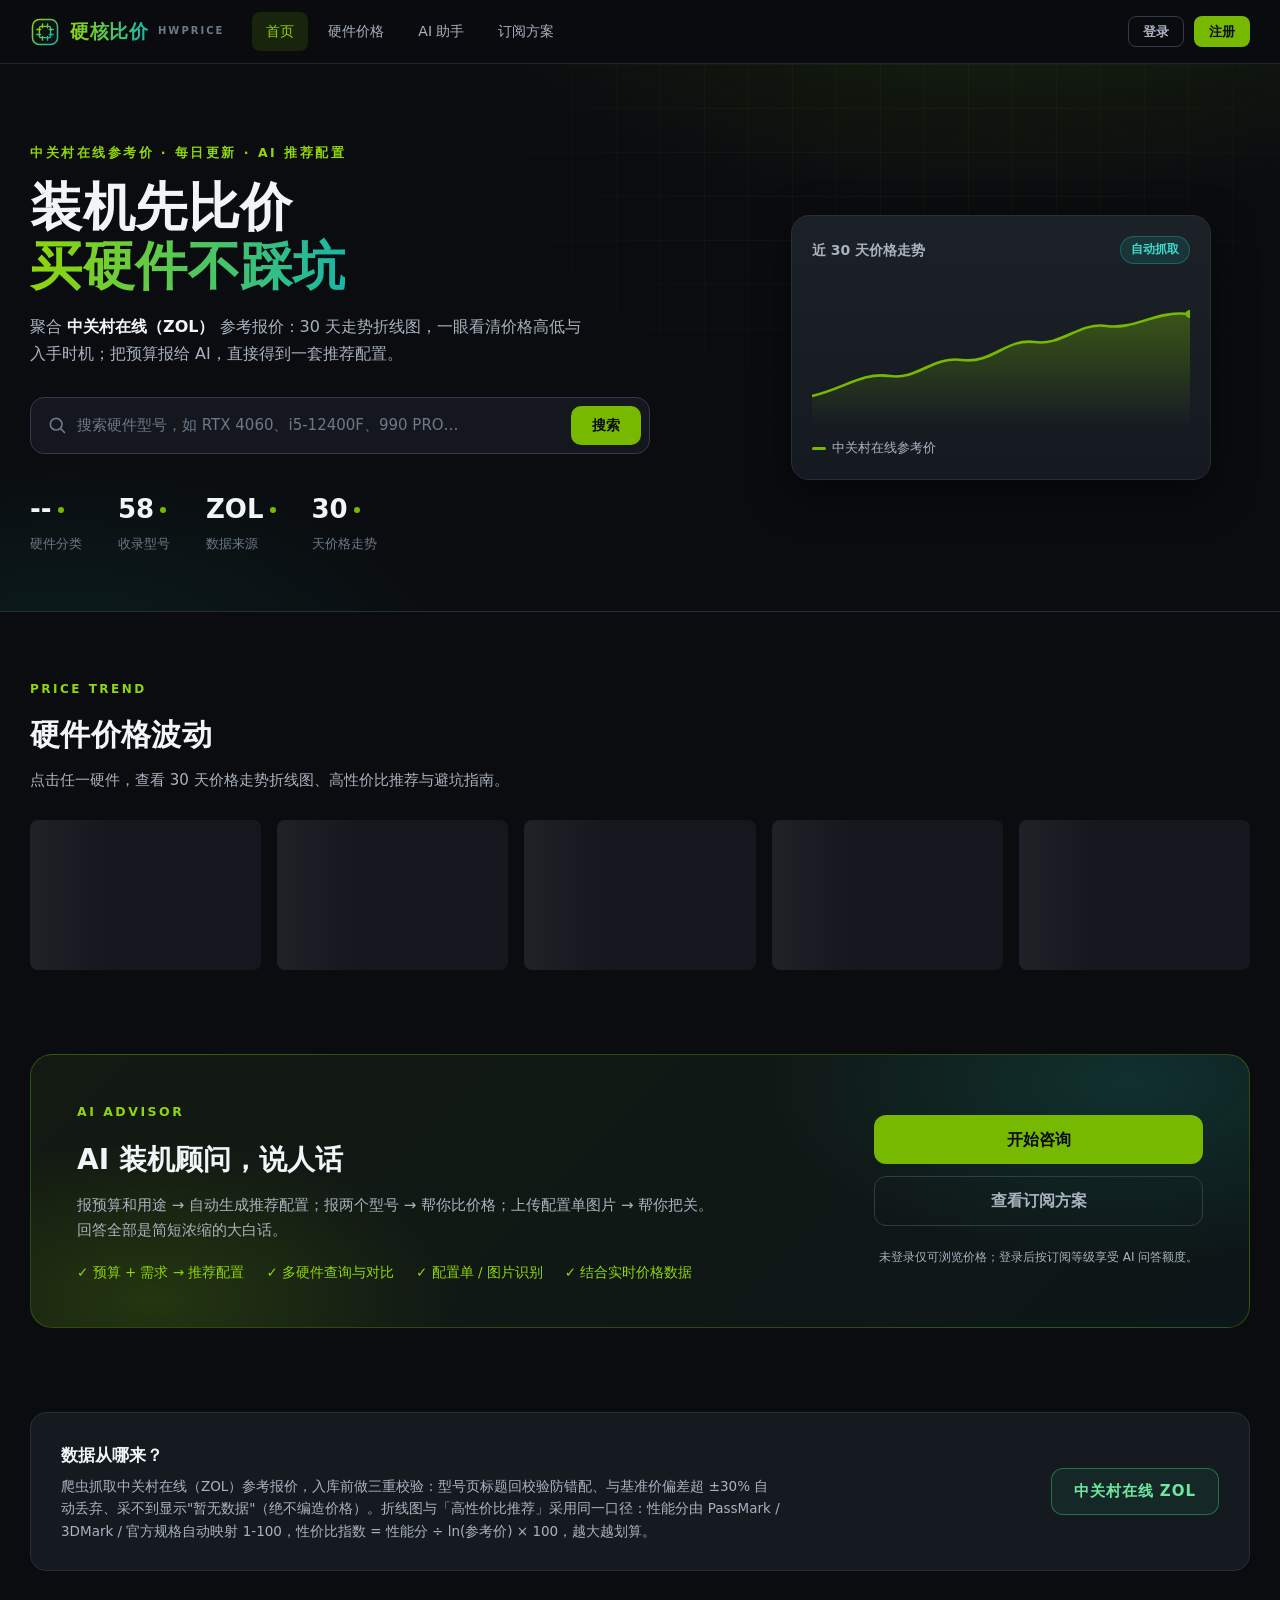
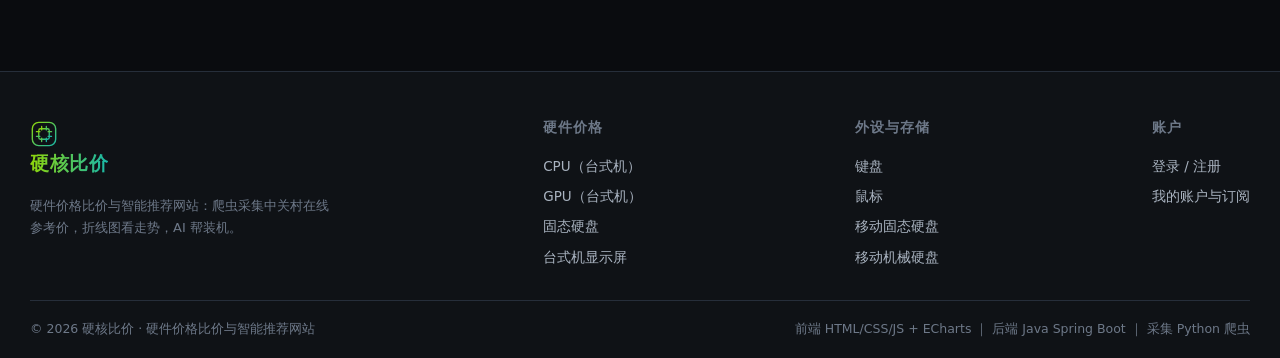
<file: index.html>
<!DOCTYPE html>
<html lang="zh-CN">
<head>
  <meta charset="UTF-8">
  <meta http-equiv="refresh" content="0; url=首页/shouye.html">
  <title>硬核比价 · 跳转中</title>
</head>
<body>
  <p>正在跳转到 <a href="首页/shouye.html">首页</a>…</p>
</body>
</html>
</file>
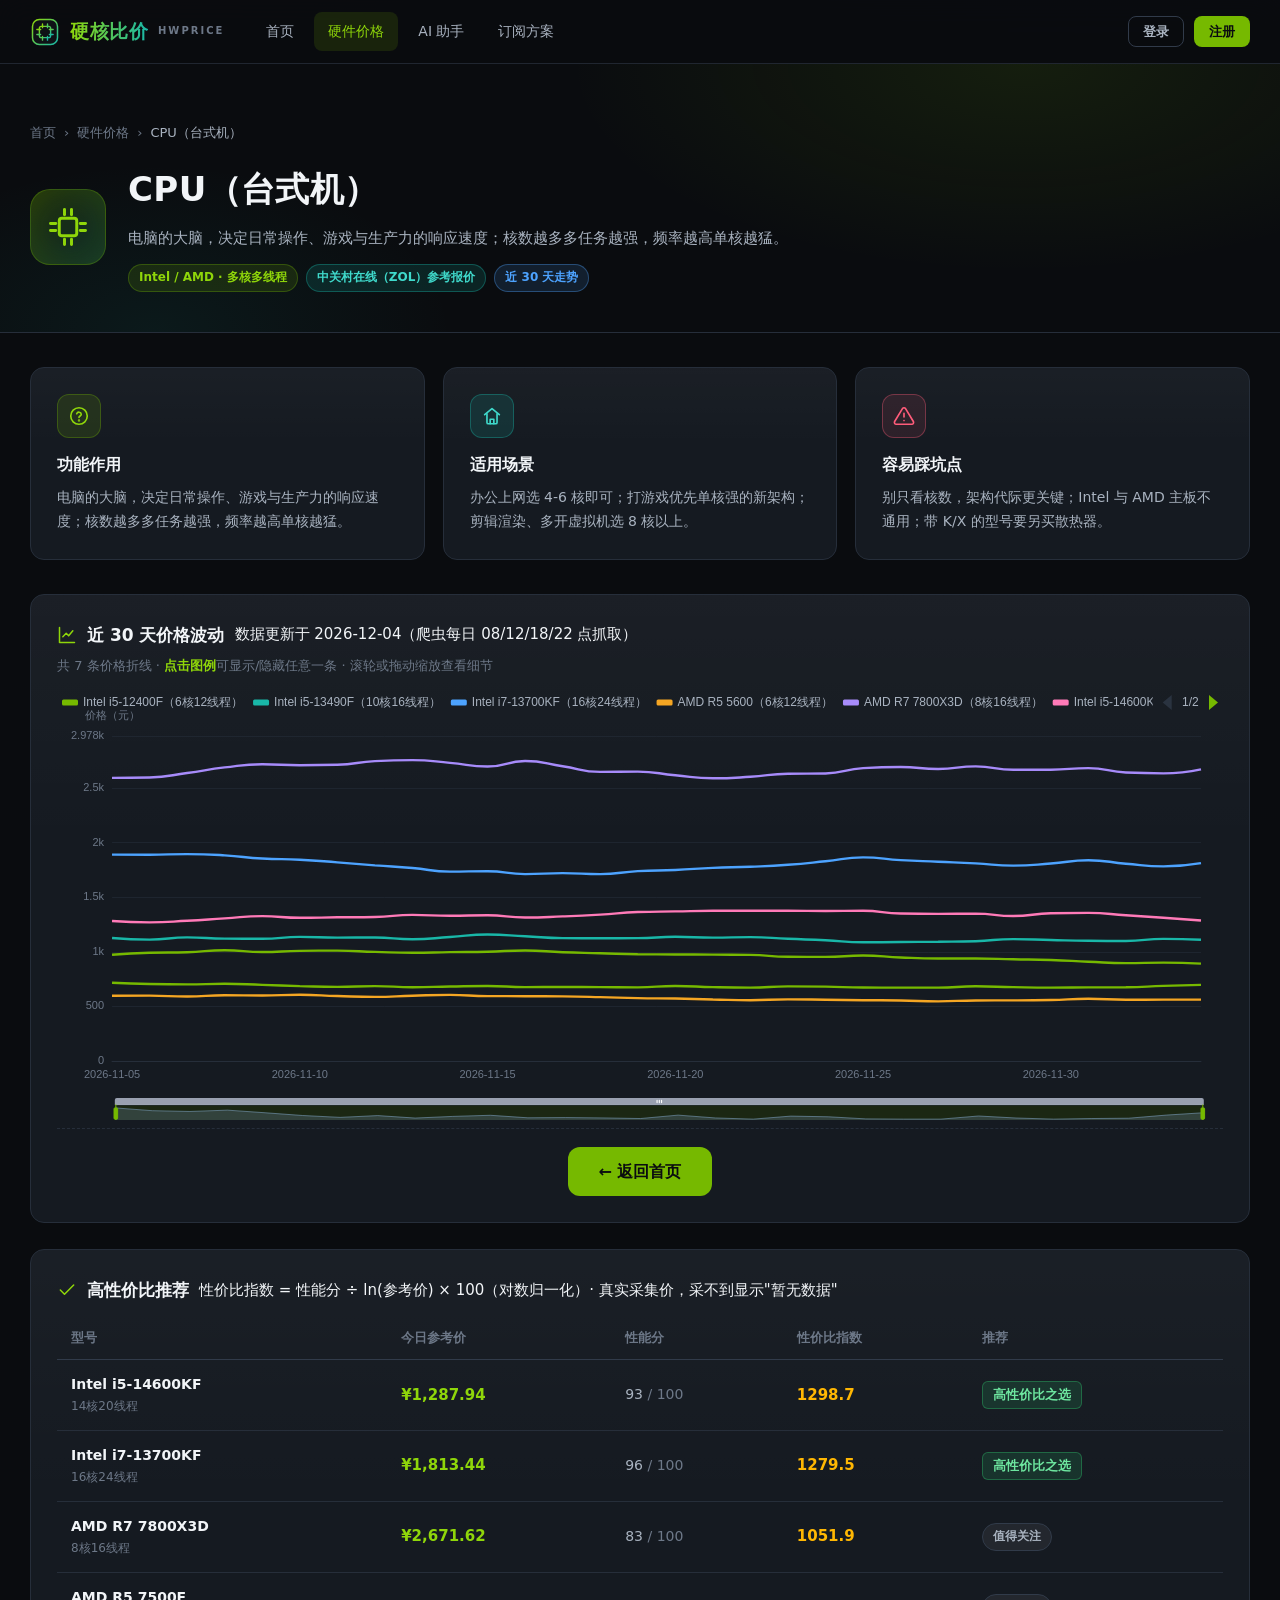
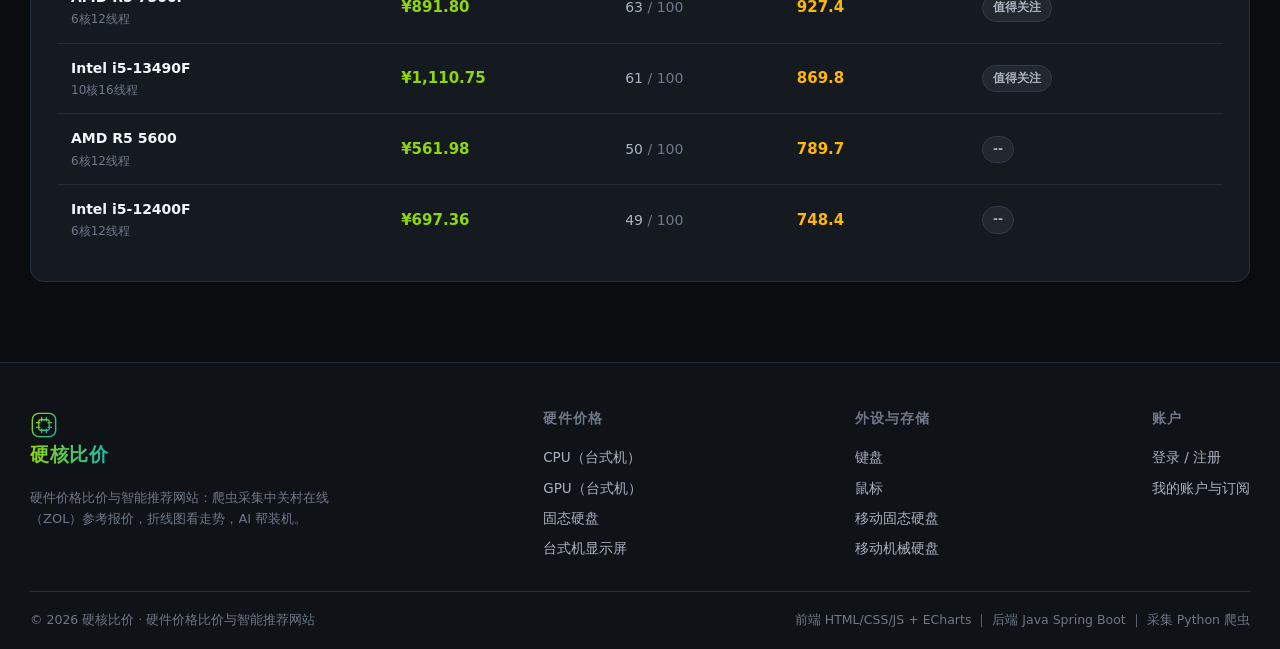
<file: CPU/cpu.html>
<!DOCTYPE html>
<html lang="zh-CN">
<head>
  <meta charset="UTF-8">
  <meta name="viewport" content="width=device-width, initial-scale=1.0">
  <title>CPU（台式机） 价格走势 · 硬核比价</title>
  <link rel="icon" type="image/svg+xml" href="../assets/img/favicon.svg">
  <link rel="stylesheet" href="../assets/css/common.css">
  <link rel="stylesheet" href="css/price.css">
</head>
<body data-type="cpu">

<header class="site-header">
  <div class="container header-inner">
    <a class="brand" href="../首页/shouye.html">
      <img src="../assets/img/logo.svg" alt="logo">
      <span class="brand-name">硬核比价</span><span class="brand-sub">HWPRICE</span>
    </a>
    <nav class="nav">
      <a class="nav-link" href="../首页/shouye.html">首页</a>
      <a class="nav-link active" href="../首页/shouye.html#categories">硬件价格</a>
      <a class="nav-link" href="#" onclick="return HW_AIBtn(event)">AI 助手</a>
      <a class="nav-link" href="../账户/gerenxingxi.html#plans">订阅方案</a>
    </nav>
    <div class="header-right" id="headerRight"></div>
  </div>
</header>

<main id="hwMain">
  <!-- ===== 标题区 ===== -->
  <section class="hw-hero">
    <div class="container">
      <div class="crumb">
        <a href="../首页/shouye.html">首页</a><span>›</span>
        <a href="../首页/shouye.html#categories">硬件价格</a><span>›</span>
        <span style="color:var(--text-2)" id="crumbName">CPU（台式机）</span>
      </div>
      <div class="hw-hero-inner">
        <div class="hw-icon"><svg viewBox="0 0 24 24" fill="none" stroke="currentColor" stroke-width="1.7" stroke-linecap="round"><rect x="7" y="7" width="10" height="10" rx="1.5"/><path d="M5 10H2M5 14H2M22 10h-3M22 14h-3M10 5V2M14 5V2M10 22v-3M14 22v-3"/></svg></div>
        <div>
          <h1 id="hwTitle">CPU（台式机）</h1>
          <p class="tagline" id="hwTagline">加载中…</p>
          <div class="meta">
            <span class="tag">Intel / AMD · 多核多线程</span>
            <span class="tag teal">中关村在线（ZOL）参考报价</span>
            <span class="tag blue">近 30 天走势</span>
          </div>
        </div>
      </div>
    </div>
  </section>

  <div class="container">
    <!-- ===== 功能作用 / 适用场景 / 易踩坑点 ===== -->
    <div class="info-grid">
      <div class="card info-card">
        <div class="ico"><svg viewBox="0 0 24 24" fill="none" stroke="currentColor" stroke-width="1.8" stroke-linecap="round" stroke-linejoin="round"><circle cx="12" cy="12" r="9"/><path d="M9.5 9.5a2.6 2.6 0 0 1 5 .6c0 1.8-2.5 1.9-2.5 3.4"/><circle cx="12" cy="16.8" r=".4" fill="currentColor"/></svg></div>
        <h3>功能作用</h3>
        <p id="funcText">加载中…</p>
      </div>
      <div class="card info-card teal">
        <div class="ico"><svg viewBox="0 0 24 24" fill="none" stroke="currentColor" stroke-width="1.8" stroke-linecap="round" stroke-linejoin="round"><path d="M4 10.5L12 4l8 6.5"/><path d="M6.5 9.5V19a1.5 1.5 0 0 0 1.5 1.5h8a1.5 1.5 0 0 0 1.5-1.5V9.5"/><path d="M10 20.5v-5h4v5"/></svg></div>
        <h3>适用场景</h3>
        <p id="sceneText">加载中…</p>
      </div>
      <div class="card info-card rose">
        <div class="ico"><svg viewBox="0 0 24 24" fill="none" stroke="currentColor" stroke-width="1.8" stroke-linecap="round" stroke-linejoin="round"><path d="M10.3 3.9L1.8 18a2 2 0 0 0 1.7 3h17a2 2 0 0 0 1.7-3L13.7 3.9a2 2 0 0 0-3.4 0z"/><path d="M12 9v4M12 17h.01"/></svg></div>
        <h3>容易踩坑点</h3>
        <p id="pitfallText">加载中…</p>
      </div>
    </div>

    <!-- ===== 价格波动折线图 ===== -->
    <div class="card chart-card">
      <div class="chart-toolbar">
        <span class="card-title">
          <svg viewBox="0 0 24 24" fill="none" stroke="currentColor" stroke-width="1.8" stroke-linecap="round" stroke-linejoin="round"><path d="M3 3v18h18"/><path d="M7 14l4-4 3 3 5-6"/></svg>
          近 30 天价格波动
        </span>
        <span class="sub" id="updateTime"></span>
      </div>
      <p class="chart-hint" id="legendHint">数据加载中…</p>
      <div id="chartBox" class="skeleton" style="height:430px;margin-top:14px"></div>
      <div class="back-row">
        <a class="btn btn-primary btn-lg" href="../首页/shouye.html">← 返回首页</a>
      </div>
    </div>

    <!-- ===== 高性价比推荐 ===== -->
    <div class="card reco-card">
      <div class="chart-toolbar">
        <span class="card-title">
          <svg viewBox="0 0 24 24" fill="none" stroke="currentColor" stroke-width="1.8" stroke-linecap="round" stroke-linejoin="round"><path d="M20 6L9 17l-5-5"/></svg>
          高性价比推荐
        </span>
        <span class="sub">性价比指数 = 性能分 ÷ ln(参考价) × 100（对数归一化）· 真实采集价，采不到显示"暂无数据"</span>
      </div>
      <div class="table-wrap" style="margin-top:14px">
        <table class="data">
          <thead>
            <tr>
              <th>型号</th>
              <th>今日参考价</th>
              <th>性能分</th>
              <th>性价比指数</th>
              <th>推荐</th>
            </tr>
          </thead>
          <tbody id="recommendBody">
            <tr><td colspan="5" style="text-align:center;color:var(--text-3)">加载中…</td></tr>
          </tbody>
        </table>
      </div>
    </div>
  </div>
</main>

<footer class="site-footer">
  <div class="container">
    <div class="footer-inner">
      <div class="footer-col" style="max-width:300px">
        <a class="brand" href="../首页/shouye.html"><img src="../assets/img/logo.svg" alt="logo" style="width:28px;height:28px"><span class="brand-name">硬核比价</span></a>
        <p style="color:var(--text-3);font-size:13px;margin-top:12px">硬件价格比价与智能推荐网站：爬虫采集中关村在线（ZOL）参考报价，折线图看走势，AI 帮装机。</p>
      </div>
      <div class="footer-col">
        <h4>硬件价格</h4>
        <a href="../CPU/cpu.html">CPU（台式机）</a>
        <a href="../GPU/gpu.html">GPU（台式机）</a>
        <a href="../固态硬盘/gutai.html">固态硬盘</a>
        <a href="../显示屏/xianshiping.html">台式机显示屏</a>
      </div>
      <div class="footer-col">
        <h4>外设与存储</h4>
        <a href="../键盘/jianpan.html">键盘</a>
        <a href="../鼠标/shubiao.html">鼠标</a>
        <a href="../移动便携固态硬盘/yidong%20gutaiyingpan.html">移动固态硬盘</a>
        <a href="../移动便携机械硬盘/yidong%20jixieyingpan.html">移动机械硬盘</a>
      </div>
      <div class="footer-col">
        <h4>账户</h4>
        <a href="../登录界面/denlu.html">登录 / 注册</a>
        <a href="../账户/gerenxingxi.html">我的账户与订阅</a>
      </div>
    </div>
    <div class="footer-bottom">
      <span>© 2026 硬核比价 · 硬件价格比价与智能推荐网站</span>
      <span>前端 HTML/CSS/JS + ECharts ｜ 后端 Java Spring Boot ｜ 采集 Python 爬虫</span>
    </div>
  </div>
</footer>

<script src="../assets/js/config.js"></script>
<script src="../assets/js/data.js"></script>
<script src="../assets/js/ui.js"></script>
<script src="../assets/js/api.js"></script>
<script src="../assets/js/auth.js"></script>
<script src="../assets/js/quota.v3.js"></script>
<script src="../assets/js/ai.js"></script>
<script src="../assets/js/vendor/echarts.min.js"></script>
<script src="../assets/js/chart.js"></script>
<script src="js/page.js"></script>
<script src="../assets/js/price-page.js"></script>
</body>
</html>
</file>
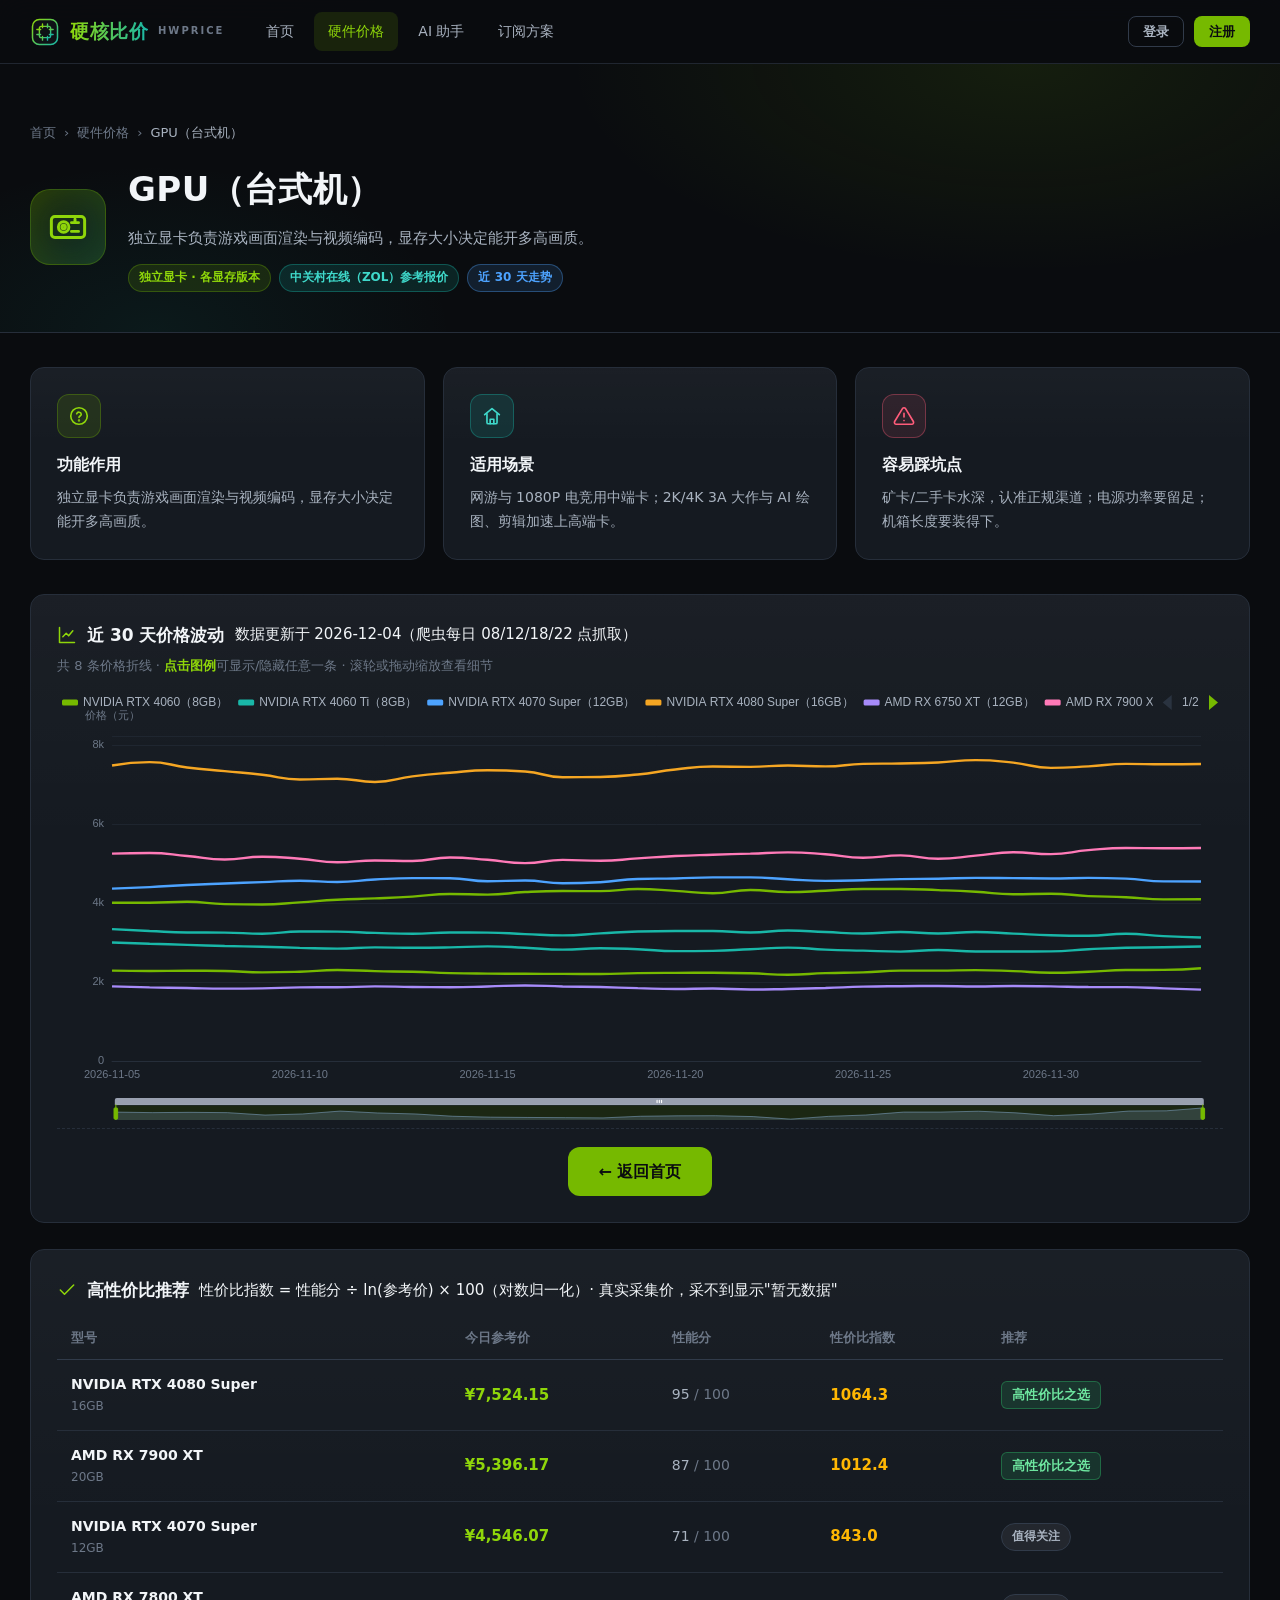
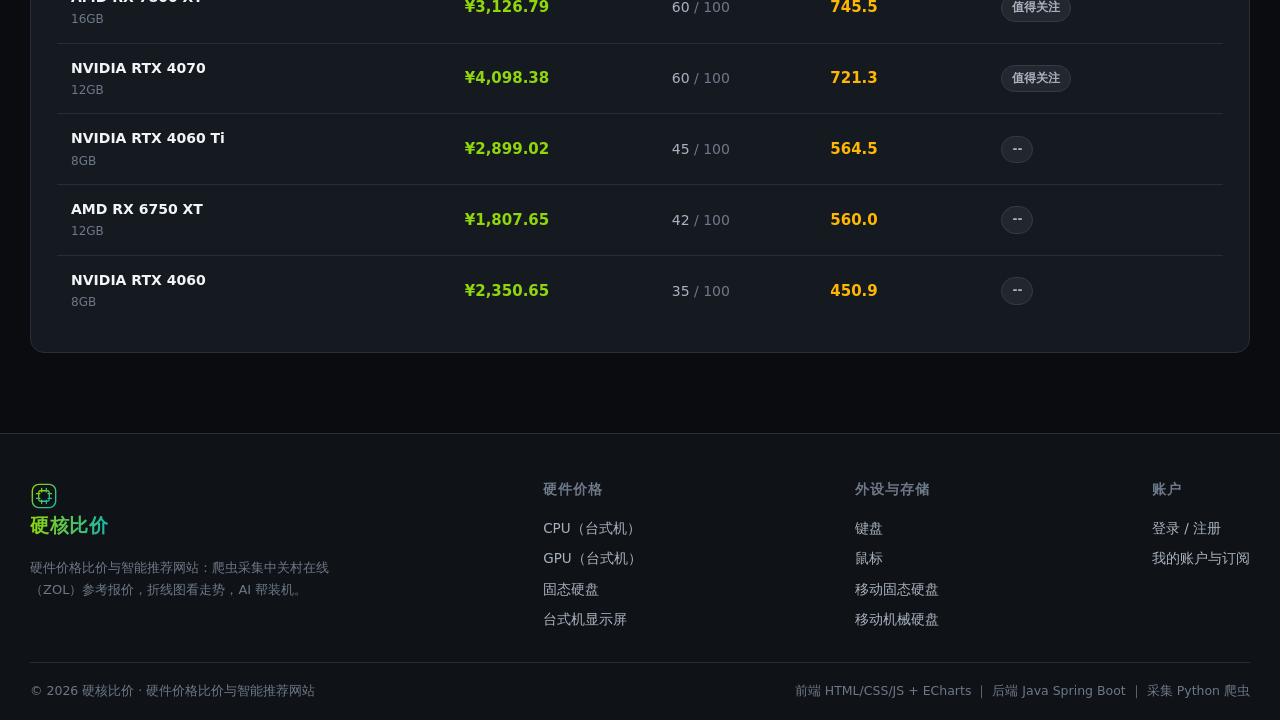
<file: GPU/gpu.html>
<!DOCTYPE html>
<html lang="zh-CN">
<head>
  <meta charset="UTF-8">
  <meta name="viewport" content="width=device-width, initial-scale=1.0">
  <title>GPU（台式机） 价格走势 · 硬核比价</title>
  <link rel="icon" type="image/svg+xml" href="../assets/img/favicon.svg">
  <link rel="stylesheet" href="../assets/css/common.css">
  <link rel="stylesheet" href="css/price.css">
</head>
<body data-type="gpu">

<header class="site-header">
  <div class="container header-inner">
    <a class="brand" href="../首页/shouye.html">
      <img src="../assets/img/logo.svg" alt="logo">
      <span class="brand-name">硬核比价</span><span class="brand-sub">HWPRICE</span>
    </a>
    <nav class="nav">
      <a class="nav-link" href="../首页/shouye.html">首页</a>
      <a class="nav-link active" href="../首页/shouye.html#categories">硬件价格</a>
      <a class="nav-link" href="#" onclick="return HW_AIBtn(event)">AI 助手</a>
      <a class="nav-link" href="../账户/gerenxingxi.html#plans">订阅方案</a>
    </nav>
    <div class="header-right" id="headerRight"></div>
  </div>
</header>

<main id="hwMain">
  <!-- ===== 标题区 ===== -->
  <section class="hw-hero">
    <div class="container">
      <div class="crumb">
        <a href="../首页/shouye.html">首页</a><span>›</span>
        <a href="../首页/shouye.html#categories">硬件价格</a><span>›</span>
        <span style="color:var(--text-2)" id="crumbName">GPU（台式机）</span>
      </div>
      <div class="hw-hero-inner">
        <div class="hw-icon"><svg viewBox="0 0 24 24" fill="none" stroke="currentColor" stroke-width="1.7" stroke-linecap="round" stroke-linejoin="round"><rect x="2.5" y="6" width="19" height="12" rx="2"/><circle cx="9.5" cy="12" r="3"/><circle cx="9.5" cy="12" r="1"/><path d="M14 9.5h4M14 14.5h4M16 7.5v2"/></svg></div>
        <div>
          <h1 id="hwTitle">GPU（台式机）</h1>
          <p class="tagline" id="hwTagline">加载中…</p>
          <div class="meta">
            <span class="tag">独立显卡 · 各显存版本</span>
            <span class="tag teal">中关村在线（ZOL）参考报价</span>
            <span class="tag blue">近 30 天走势</span>
          </div>
        </div>
      </div>
    </div>
  </section>

  <div class="container">
    <!-- ===== 功能作用 / 适用场景 / 易踩坑点 ===== -->
    <div class="info-grid">
      <div class="card info-card">
        <div class="ico"><svg viewBox="0 0 24 24" fill="none" stroke="currentColor" stroke-width="1.8" stroke-linecap="round" stroke-linejoin="round"><circle cx="12" cy="12" r="9"/><path d="M9.5 9.5a2.6 2.6 0 0 1 5 .6c0 1.8-2.5 1.9-2.5 3.4"/><circle cx="12" cy="16.8" r=".4" fill="currentColor"/></svg></div>
        <h3>功能作用</h3>
        <p id="funcText">加载中…</p>
      </div>
      <div class="card info-card teal">
        <div class="ico"><svg viewBox="0 0 24 24" fill="none" stroke="currentColor" stroke-width="1.8" stroke-linecap="round" stroke-linejoin="round"><path d="M4 10.5L12 4l8 6.5"/><path d="M6.5 9.5V19a1.5 1.5 0 0 0 1.5 1.5h8a1.5 1.5 0 0 0 1.5-1.5V9.5"/><path d="M10 20.5v-5h4v5"/></svg></div>
        <h3>适用场景</h3>
        <p id="sceneText">加载中…</p>
      </div>
      <div class="card info-card rose">
        <div class="ico"><svg viewBox="0 0 24 24" fill="none" stroke="currentColor" stroke-width="1.8" stroke-linecap="round" stroke-linejoin="round"><path d="M10.3 3.9L1.8 18a2 2 0 0 0 1.7 3h17a2 2 0 0 0 1.7-3L13.7 3.9a2 2 0 0 0-3.4 0z"/><path d="M12 9v4M12 17h.01"/></svg></div>
        <h3>容易踩坑点</h3>
        <p id="pitfallText">加载中…</p>
      </div>
    </div>

    <!-- ===== 价格波动折线图 ===== -->
    <div class="card chart-card">
      <div class="chart-toolbar">
        <span class="card-title">
          <svg viewBox="0 0 24 24" fill="none" stroke="currentColor" stroke-width="1.8" stroke-linecap="round" stroke-linejoin="round"><path d="M3 3v18h18"/><path d="M7 14l4-4 3 3 5-6"/></svg>
          近 30 天价格波动
        </span>
        <span class="sub" id="updateTime"></span>
      </div>
      <p class="chart-hint" id="legendHint">数据加载中…</p>
      <div id="chartBox" class="skeleton" style="height:430px;margin-top:14px"></div>
      <div class="back-row">
        <a class="btn btn-primary btn-lg" href="../首页/shouye.html">← 返回首页</a>
      </div>
    </div>

    <!-- ===== 高性价比推荐 ===== -->
    <div class="card reco-card">
      <div class="chart-toolbar">
        <span class="card-title">
          <svg viewBox="0 0 24 24" fill="none" stroke="currentColor" stroke-width="1.8" stroke-linecap="round" stroke-linejoin="round"><path d="M20 6L9 17l-5-5"/></svg>
          高性价比推荐
        </span>
        <span class="sub">性价比指数 = 性能分 ÷ ln(参考价) × 100（对数归一化）· 真实采集价，采不到显示"暂无数据"</span>
      </div>
      <div class="table-wrap" style="margin-top:14px">
        <table class="data">
          <thead>
            <tr>
              <th>型号</th>
              <th>今日参考价</th>
              <th>性能分</th>
              <th>性价比指数</th>
              <th>推荐</th>
            </tr>
          </thead>
          <tbody id="recommendBody">
            <tr><td colspan="5" style="text-align:center;color:var(--text-3)">加载中…</td></tr>
          </tbody>
        </table>
      </div>
    </div>
  </div>
</main>

<footer class="site-footer">
  <div class="container">
    <div class="footer-inner">
      <div class="footer-col" style="max-width:300px">
        <a class="brand" href="../首页/shouye.html"><img src="../assets/img/logo.svg" alt="logo" style="width:28px;height:28px"><span class="brand-name">硬核比价</span></a>
        <p style="color:var(--text-3);font-size:13px;margin-top:12px">硬件价格比价与智能推荐网站：爬虫采集中关村在线（ZOL）参考报价，折线图看走势，AI 帮装机。</p>
      </div>
      <div class="footer-col">
        <h4>硬件价格</h4>
        <a href="../CPU/cpu.html">CPU（台式机）</a>
        <a href="../GPU/gpu.html">GPU（台式机）</a>
        <a href="../固态硬盘/gutai.html">固态硬盘</a>
        <a href="../显示屏/xianshiping.html">台式机显示屏</a>
      </div>
      <div class="footer-col">
        <h4>外设与存储</h4>
        <a href="../键盘/jianpan.html">键盘</a>
        <a href="../鼠标/shubiao.html">鼠标</a>
        <a href="../移动便携固态硬盘/yidong%20gutaiyingpan.html">移动固态硬盘</a>
        <a href="../移动便携机械硬盘/yidong%20jixieyingpan.html">移动机械硬盘</a>
      </div>
      <div class="footer-col">
        <h4>账户</h4>
        <a href="../登录界面/denlu.html">登录 / 注册</a>
        <a href="../账户/gerenxingxi.html">我的账户与订阅</a>
      </div>
    </div>
    <div class="footer-bottom">
      <span>© 2026 硬核比价 · 硬件价格比价与智能推荐网站</span>
      <span>前端 HTML/CSS/JS + ECharts ｜ 后端 Java Spring Boot ｜ 采集 Python 爬虫</span>
    </div>
  </div>
</footer>

<script src="../assets/js/config.js"></script>
<script src="../assets/js/data.js"></script>
<script src="../assets/js/ui.js"></script>
<script src="../assets/js/api.js"></script>
<script src="../assets/js/auth.js"></script>
<script src="../assets/js/quota.v3.js"></script>
<script src="../assets/js/ai.js"></script>
<script src="../assets/js/vendor/echarts.min.js"></script>
<script src="../assets/js/chart.js"></script>
<script src="js/page.js"></script>
<script src="../assets/js/price-page.js"></script>
</body>
</html>
</file>
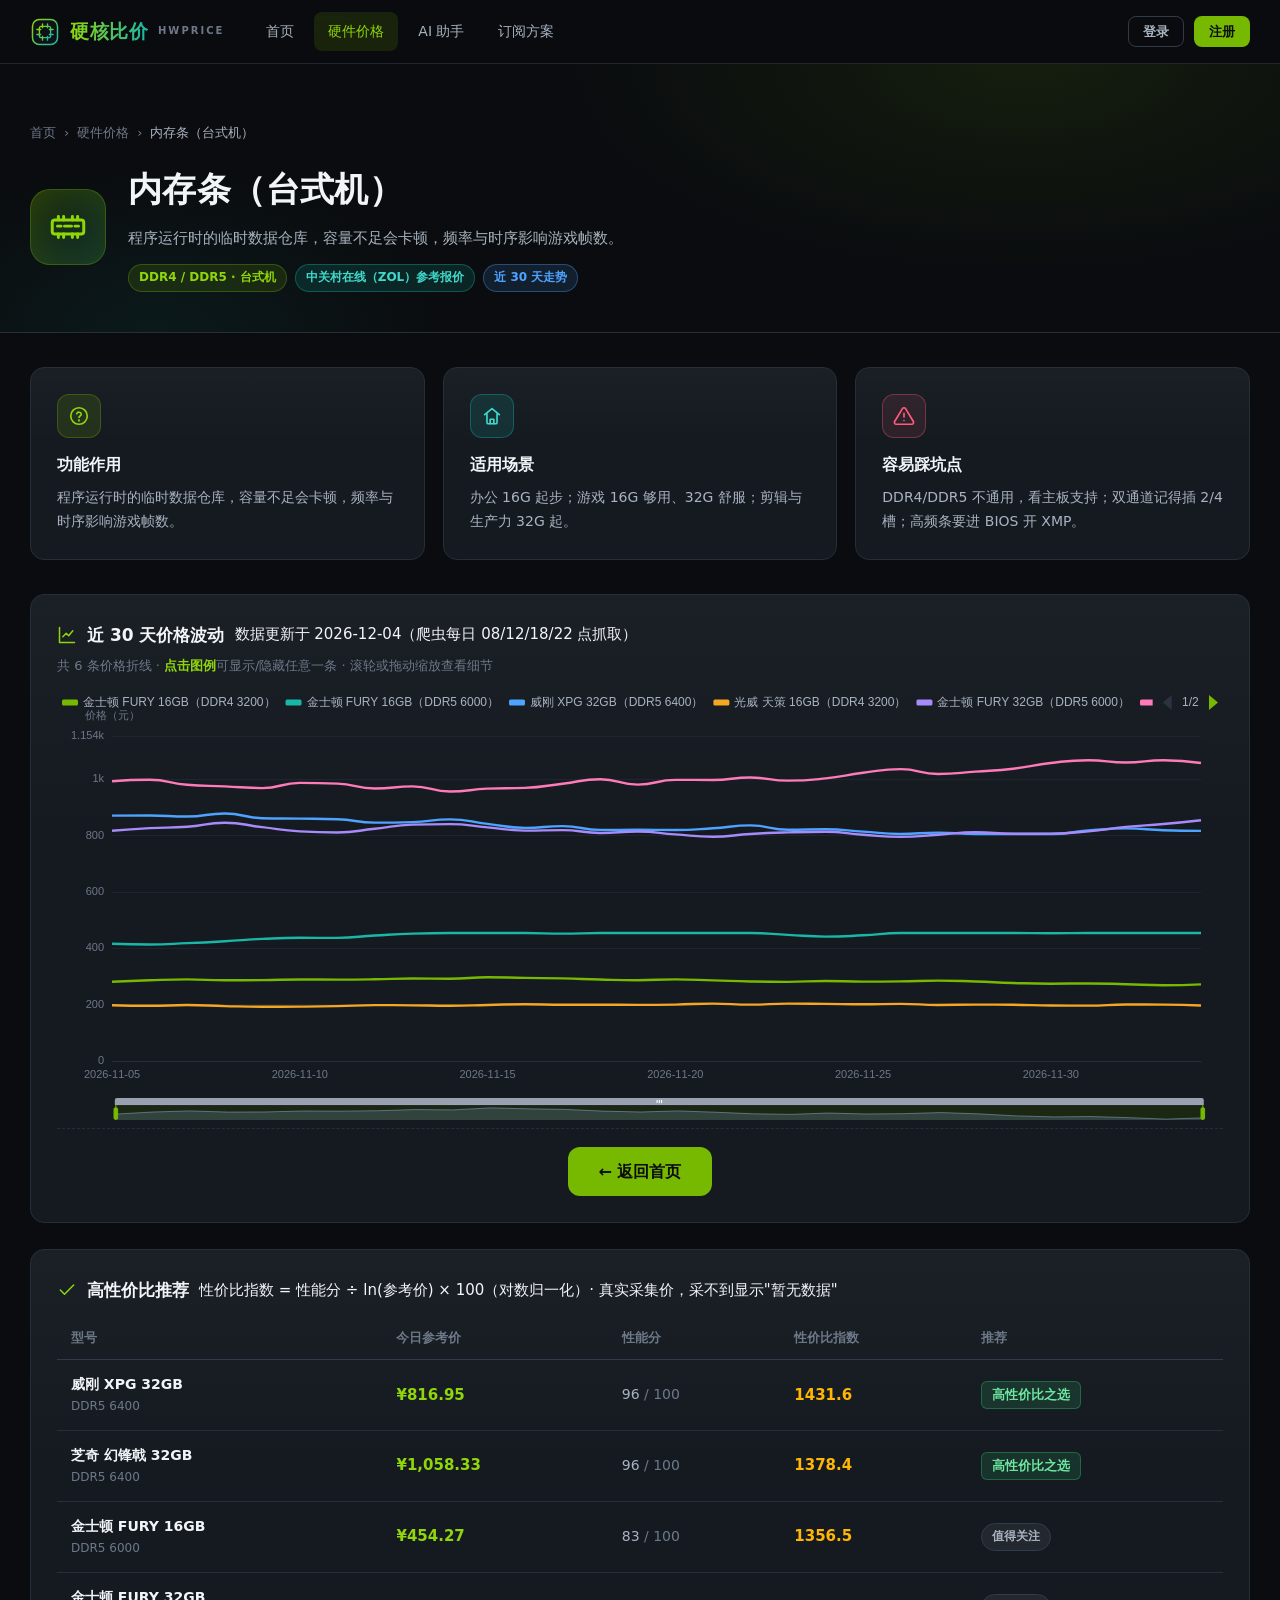
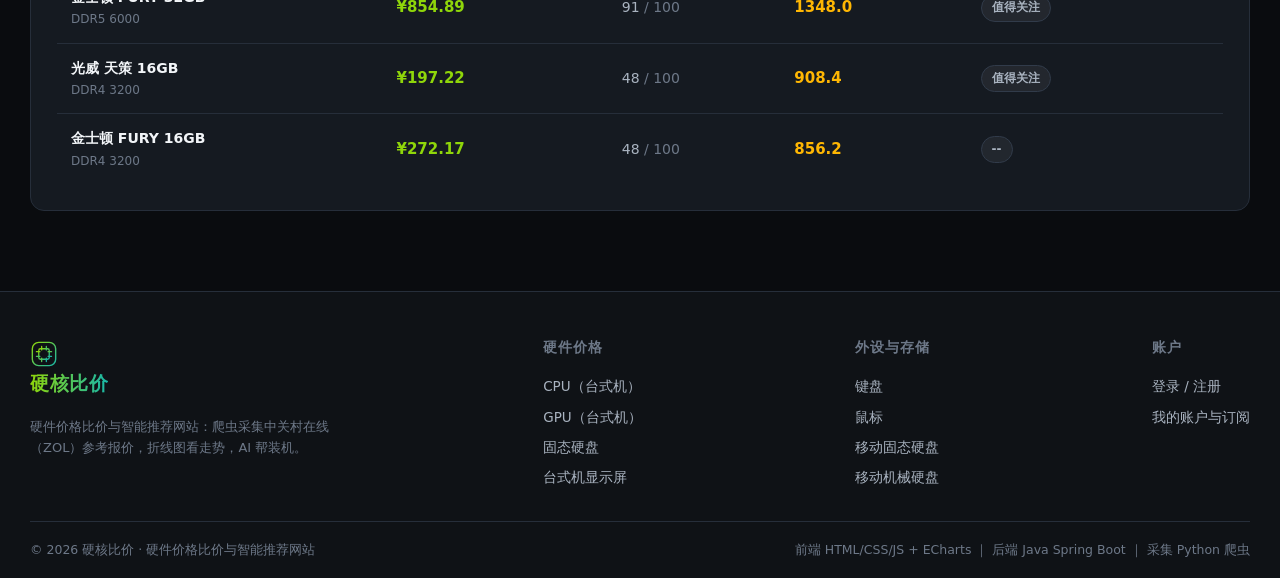
<file: 台式机内存/neichun pc.html>
<!DOCTYPE html>
<html lang="zh-CN">
<head>
  <meta charset="UTF-8">
  <meta name="viewport" content="width=device-width, initial-scale=1.0">
  <title>内存条（台式机） 价格走势 · 硬核比价</title>
  <link rel="icon" type="image/svg+xml" href="../assets/img/favicon.svg">
  <link rel="stylesheet" href="../assets/css/common.css">
  <link rel="stylesheet" href="css/price.css">
</head>
<body data-type="mem_desktop">

<header class="site-header">
  <div class="container header-inner">
    <a class="brand" href="../首页/shouye.html">
      <img src="../assets/img/logo.svg" alt="logo">
      <span class="brand-name">硬核比价</span><span class="brand-sub">HWPRICE</span>
    </a>
    <nav class="nav">
      <a class="nav-link" href="../首页/shouye.html">首页</a>
      <a class="nav-link active" href="../首页/shouye.html#categories">硬件价格</a>
      <a class="nav-link" href="#" onclick="return HW_AIBtn(event)">AI 助手</a>
      <a class="nav-link" href="../账户/gerenxingxi.html#plans">订阅方案</a>
    </nav>
    <div class="header-right" id="headerRight"></div>
  </div>
</header>

<main id="hwMain">
  <!-- ===== 标题区 ===== -->
  <section class="hw-hero">
    <div class="container">
      <div class="crumb">
        <a href="../首页/shouye.html">首页</a><span>›</span>
        <a href="../首页/shouye.html#categories">硬件价格</a><span>›</span>
        <span style="color:var(--text-2)" id="crumbName">内存条（台式机）</span>
      </div>
      <div class="hw-hero-inner">
        <div class="hw-icon"><svg viewBox="0 0 24 24" fill="none" stroke="currentColor" stroke-width="1.7" stroke-linecap="round"><rect x="3" y="8" width="18" height="8" rx="1.5"/><path d="M6 11.5h2M10 11.5h4M16 11.5h2M6.5 8v-2M9.5 8v-2M14.5 8v-2M17.5 8v-2M6.5 16v2M9.5 16v2M14.5 16v2M17.5 16v2"/></svg></div>
        <div>
          <h1 id="hwTitle">内存条（台式机）</h1>
          <p class="tagline" id="hwTagline">加载中…</p>
          <div class="meta">
            <span class="tag">DDR4 / DDR5 · 台式机</span>
            <span class="tag teal">中关村在线（ZOL）参考报价</span>
            <span class="tag blue">近 30 天走势</span>
          </div>
        </div>
      </div>
    </div>
  </section>

  <div class="container">
    <!-- ===== 功能作用 / 适用场景 / 易踩坑点 ===== -->
    <div class="info-grid">
      <div class="card info-card">
        <div class="ico"><svg viewBox="0 0 24 24" fill="none" stroke="currentColor" stroke-width="1.8" stroke-linecap="round" stroke-linejoin="round"><circle cx="12" cy="12" r="9"/><path d="M9.5 9.5a2.6 2.6 0 0 1 5 .6c0 1.8-2.5 1.9-2.5 3.4"/><circle cx="12" cy="16.8" r=".4" fill="currentColor"/></svg></div>
        <h3>功能作用</h3>
        <p id="funcText">加载中…</p>
      </div>
      <div class="card info-card teal">
        <div class="ico"><svg viewBox="0 0 24 24" fill="none" stroke="currentColor" stroke-width="1.8" stroke-linecap="round" stroke-linejoin="round"><path d="M4 10.5L12 4l8 6.5"/><path d="M6.5 9.5V19a1.5 1.5 0 0 0 1.5 1.5h8a1.5 1.5 0 0 0 1.5-1.5V9.5"/><path d="M10 20.5v-5h4v5"/></svg></div>
        <h3>适用场景</h3>
        <p id="sceneText">加载中…</p>
      </div>
      <div class="card info-card rose">
        <div class="ico"><svg viewBox="0 0 24 24" fill="none" stroke="currentColor" stroke-width="1.8" stroke-linecap="round" stroke-linejoin="round"><path d="M10.3 3.9L1.8 18a2 2 0 0 0 1.7 3h17a2 2 0 0 0 1.7-3L13.7 3.9a2 2 0 0 0-3.4 0z"/><path d="M12 9v4M12 17h.01"/></svg></div>
        <h3>容易踩坑点</h3>
        <p id="pitfallText">加载中…</p>
      </div>
    </div>

    <!-- ===== 价格波动折线图 ===== -->
    <div class="card chart-card">
      <div class="chart-toolbar">
        <span class="card-title">
          <svg viewBox="0 0 24 24" fill="none" stroke="currentColor" stroke-width="1.8" stroke-linecap="round" stroke-linejoin="round"><path d="M3 3v18h18"/><path d="M7 14l4-4 3 3 5-6"/></svg>
          近 30 天价格波动
        </span>
        <span class="sub" id="updateTime"></span>
      </div>
      <p class="chart-hint" id="legendHint">数据加载中…</p>
      <div id="chartBox" class="skeleton" style="height:430px;margin-top:14px"></div>
      <div class="back-row">
        <a class="btn btn-primary btn-lg" href="../首页/shouye.html">← 返回首页</a>
      </div>
    </div>

    <!-- ===== 高性价比推荐 ===== -->
    <div class="card reco-card">
      <div class="chart-toolbar">
        <span class="card-title">
          <svg viewBox="0 0 24 24" fill="none" stroke="currentColor" stroke-width="1.8" stroke-linecap="round" stroke-linejoin="round"><path d="M20 6L9 17l-5-5"/></svg>
          高性价比推荐
        </span>
        <span class="sub">性价比指数 = 性能分 ÷ ln(参考价) × 100（对数归一化）· 真实采集价，采不到显示"暂无数据"</span>
      </div>
      <div class="table-wrap" style="margin-top:14px">
        <table class="data">
          <thead>
            <tr>
              <th>型号</th>
              <th>今日参考价</th>
              <th>性能分</th>
              <th>性价比指数</th>
              <th>推荐</th>
            </tr>
          </thead>
          <tbody id="recommendBody">
            <tr><td colspan="5" style="text-align:center;color:var(--text-3)">加载中…</td></tr>
          </tbody>
        </table>
      </div>
    </div>
  </div>
</main>

<footer class="site-footer">
  <div class="container">
    <div class="footer-inner">
      <div class="footer-col" style="max-width:300px">
        <a class="brand" href="../首页/shouye.html"><img src="../assets/img/logo.svg" alt="logo" style="width:28px;height:28px"><span class="brand-name">硬核比价</span></a>
        <p style="color:var(--text-3);font-size:13px;margin-top:12px">硬件价格比价与智能推荐网站：爬虫采集中关村在线（ZOL）参考报价，折线图看走势，AI 帮装机。</p>
      </div>
      <div class="footer-col">
        <h4>硬件价格</h4>
        <a href="../CPU/cpu.html">CPU（台式机）</a>
        <a href="../GPU/gpu.html">GPU（台式机）</a>
        <a href="../固态硬盘/gutai.html">固态硬盘</a>
        <a href="../显示屏/xianshiping.html">台式机显示屏</a>
      </div>
      <div class="footer-col">
        <h4>外设与存储</h4>
        <a href="../键盘/jianpan.html">键盘</a>
        <a href="../鼠标/shubiao.html">鼠标</a>
        <a href="../移动便携固态硬盘/yidong%20gutaiyingpan.html">移动固态硬盘</a>
        <a href="../移动便携机械硬盘/yidong%20jixieyingpan.html">移动机械硬盘</a>
      </div>
      <div class="footer-col">
        <h4>账户</h4>
        <a href="../登录界面/denlu.html">登录 / 注册</a>
        <a href="../账户/gerenxingxi.html">我的账户与订阅</a>
      </div>
    </div>
    <div class="footer-bottom">
      <span>© 2026 硬核比价 · 硬件价格比价与智能推荐网站</span>
      <span>前端 HTML/CSS/JS + ECharts ｜ 后端 Java Spring Boot ｜ 采集 Python 爬虫</span>
    </div>
  </div>
</footer>

<script src="../assets/js/config.js"></script>
<script src="../assets/js/data.js"></script>
<script src="../assets/js/ui.js"></script>
<script src="../assets/js/api.js"></script>
<script src="../assets/js/auth.js"></script>
<script src="../assets/js/quota.v3.js"></script>
<script src="../assets/js/ai.js"></script>
<script src="../assets/js/vendor/echarts.min.js"></script>
<script src="../assets/js/chart.js"></script>
<script src="js/page.js"></script>
<script src="../assets/js/price-page.js"></script>
</body>
</html>
</file>
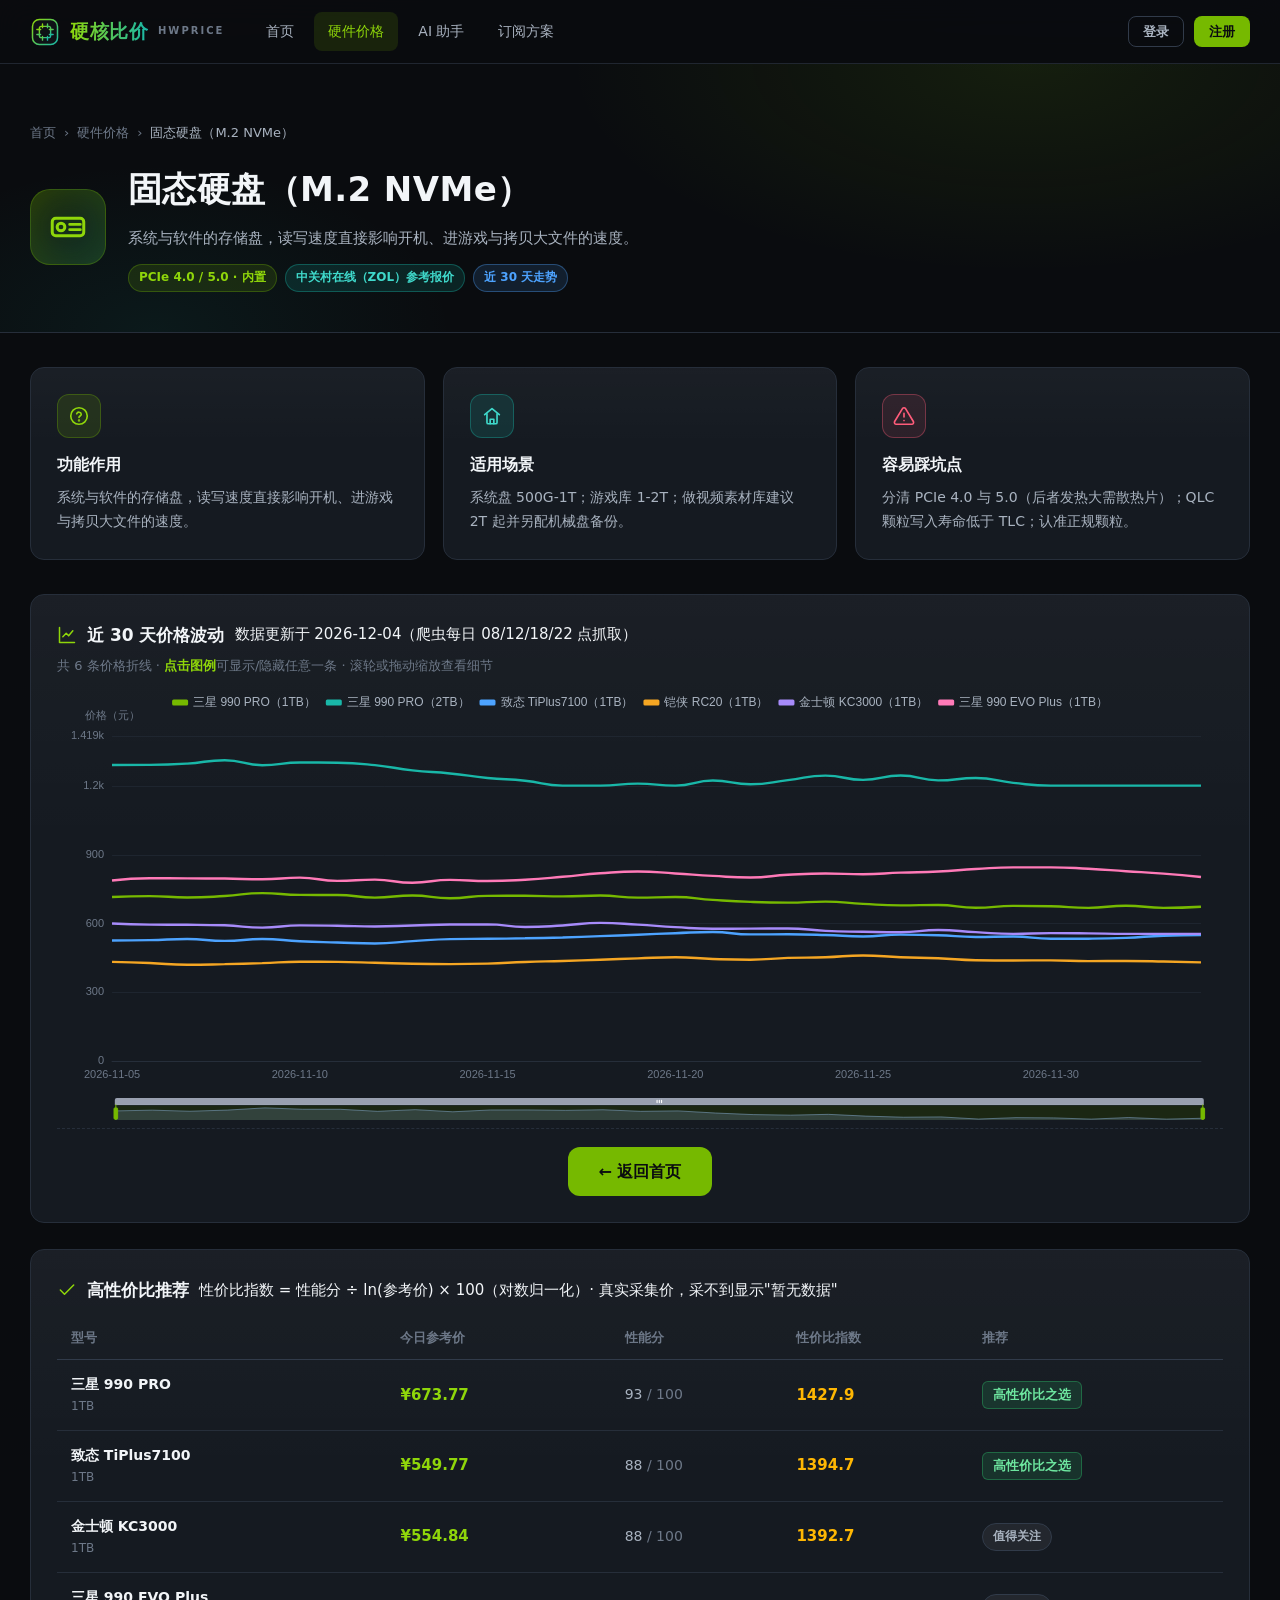
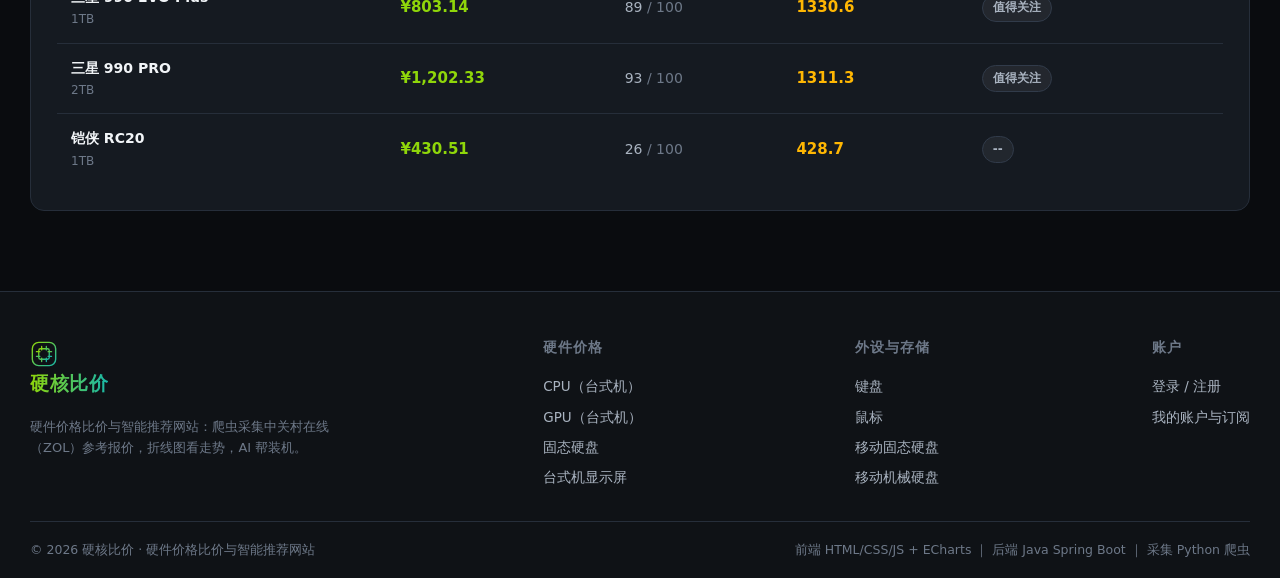
<file: 固态硬盘/gutai.html>
<!DOCTYPE html>
<html lang="zh-CN">
<head>
  <meta charset="UTF-8">
  <meta name="viewport" content="width=device-width, initial-scale=1.0">
  <title>固态硬盘（M.2 NVMe） 价格走势 · 硬核比价</title>
  <link rel="icon" type="image/svg+xml" href="../assets/img/favicon.svg">
  <link rel="stylesheet" href="../assets/css/common.css">
  <link rel="stylesheet" href="css/price.css">
</head>
<body data-type="ssd">

<header class="site-header">
  <div class="container header-inner">
    <a class="brand" href="../首页/shouye.html">
      <img src="../assets/img/logo.svg" alt="logo">
      <span class="brand-name">硬核比价</span><span class="brand-sub">HWPRICE</span>
    </a>
    <nav class="nav">
      <a class="nav-link" href="../首页/shouye.html">首页</a>
      <a class="nav-link active" href="../首页/shouye.html#categories">硬件价格</a>
      <a class="nav-link" href="#" onclick="return HW_AIBtn(event)">AI 助手</a>
      <a class="nav-link" href="../账户/gerenxingxi.html#plans">订阅方案</a>
    </nav>
    <div class="header-right" id="headerRight"></div>
  </div>
</header>

<main id="hwMain">
  <!-- ===== 标题区 ===== -->
  <section class="hw-hero">
    <div class="container">
      <div class="crumb">
        <a href="../首页/shouye.html">首页</a><span>›</span>
        <a href="../首页/shouye.html#categories">硬件价格</a><span>›</span>
        <span style="color:var(--text-2)" id="crumbName">固态硬盘（M.2 NVMe）</span>
      </div>
      <div class="hw-hero-inner">
        <div class="hw-icon"><svg viewBox="0 0 24 24" fill="none" stroke="currentColor" stroke-width="1.7" stroke-linecap="round"><rect x="3" y="7" width="18" height="10" rx="2"/><circle cx="8" cy="12" r="2.2"/><path d="M13 10.5h6M13 13.5h6"/></svg></div>
        <div>
          <h1 id="hwTitle">固态硬盘（M.2 NVMe）</h1>
          <p class="tagline" id="hwTagline">加载中…</p>
          <div class="meta">
            <span class="tag">PCIe 4.0 / 5.0 · 内置</span>
            <span class="tag teal">中关村在线（ZOL）参考报价</span>
            <span class="tag blue">近 30 天走势</span>
          </div>
        </div>
      </div>
    </div>
  </section>

  <div class="container">
    <!-- ===== 功能作用 / 适用场景 / 易踩坑点 ===== -->
    <div class="info-grid">
      <div class="card info-card">
        <div class="ico"><svg viewBox="0 0 24 24" fill="none" stroke="currentColor" stroke-width="1.8" stroke-linecap="round" stroke-linejoin="round"><circle cx="12" cy="12" r="9"/><path d="M9.5 9.5a2.6 2.6 0 0 1 5 .6c0 1.8-2.5 1.9-2.5 3.4"/><circle cx="12" cy="16.8" r=".4" fill="currentColor"/></svg></div>
        <h3>功能作用</h3>
        <p id="funcText">加载中…</p>
      </div>
      <div class="card info-card teal">
        <div class="ico"><svg viewBox="0 0 24 24" fill="none" stroke="currentColor" stroke-width="1.8" stroke-linecap="round" stroke-linejoin="round"><path d="M4 10.5L12 4l8 6.5"/><path d="M6.5 9.5V19a1.5 1.5 0 0 0 1.5 1.5h8a1.5 1.5 0 0 0 1.5-1.5V9.5"/><path d="M10 20.5v-5h4v5"/></svg></div>
        <h3>适用场景</h3>
        <p id="sceneText">加载中…</p>
      </div>
      <div class="card info-card rose">
        <div class="ico"><svg viewBox="0 0 24 24" fill="none" stroke="currentColor" stroke-width="1.8" stroke-linecap="round" stroke-linejoin="round"><path d="M10.3 3.9L1.8 18a2 2 0 0 0 1.7 3h17a2 2 0 0 0 1.7-3L13.7 3.9a2 2 0 0 0-3.4 0z"/><path d="M12 9v4M12 17h.01"/></svg></div>
        <h3>容易踩坑点</h3>
        <p id="pitfallText">加载中…</p>
      </div>
    </div>

    <!-- ===== 价格波动折线图 ===== -->
    <div class="card chart-card">
      <div class="chart-toolbar">
        <span class="card-title">
          <svg viewBox="0 0 24 24" fill="none" stroke="currentColor" stroke-width="1.8" stroke-linecap="round" stroke-linejoin="round"><path d="M3 3v18h18"/><path d="M7 14l4-4 3 3 5-6"/></svg>
          近 30 天价格波动
        </span>
        <span class="sub" id="updateTime"></span>
      </div>
      <p class="chart-hint" id="legendHint">数据加载中…</p>
      <div id="chartBox" class="skeleton" style="height:430px;margin-top:14px"></div>
      <div class="back-row">
        <a class="btn btn-primary btn-lg" href="../首页/shouye.html">← 返回首页</a>
      </div>
    </div>

    <!-- ===== 高性价比推荐 ===== -->
    <div class="card reco-card">
      <div class="chart-toolbar">
        <span class="card-title">
          <svg viewBox="0 0 24 24" fill="none" stroke="currentColor" stroke-width="1.8" stroke-linecap="round" stroke-linejoin="round"><path d="M20 6L9 17l-5-5"/></svg>
          高性价比推荐
        </span>
        <span class="sub">性价比指数 = 性能分 ÷ ln(参考价) × 100（对数归一化）· 真实采集价，采不到显示"暂无数据"</span>
      </div>
      <div class="table-wrap" style="margin-top:14px">
        <table class="data">
          <thead>
            <tr>
              <th>型号</th>
              <th>今日参考价</th>
              <th>性能分</th>
              <th>性价比指数</th>
              <th>推荐</th>
            </tr>
          </thead>
          <tbody id="recommendBody">
            <tr><td colspan="5" style="text-align:center;color:var(--text-3)">加载中…</td></tr>
          </tbody>
        </table>
      </div>
    </div>
  </div>
</main>

<footer class="site-footer">
  <div class="container">
    <div class="footer-inner">
      <div class="footer-col" style="max-width:300px">
        <a class="brand" href="../首页/shouye.html"><img src="../assets/img/logo.svg" alt="logo" style="width:28px;height:28px"><span class="brand-name">硬核比价</span></a>
        <p style="color:var(--text-3);font-size:13px;margin-top:12px">硬件价格比价与智能推荐网站：爬虫采集中关村在线（ZOL）参考报价，折线图看走势，AI 帮装机。</p>
      </div>
      <div class="footer-col">
        <h4>硬件价格</h4>
        <a href="../CPU/cpu.html">CPU（台式机）</a>
        <a href="../GPU/gpu.html">GPU（台式机）</a>
        <a href="../固态硬盘/gutai.html">固态硬盘</a>
        <a href="../显示屏/xianshiping.html">台式机显示屏</a>
      </div>
      <div class="footer-col">
        <h4>外设与存储</h4>
        <a href="../键盘/jianpan.html">键盘</a>
        <a href="../鼠标/shubiao.html">鼠标</a>
        <a href="../移动便携固态硬盘/yidong%20gutaiyingpan.html">移动固态硬盘</a>
        <a href="../移动便携机械硬盘/yidong%20jixieyingpan.html">移动机械硬盘</a>
      </div>
      <div class="footer-col">
        <h4>账户</h4>
        <a href="../登录界面/denlu.html">登录 / 注册</a>
        <a href="../账户/gerenxingxi.html">我的账户与订阅</a>
      </div>
    </div>
    <div class="footer-bottom">
      <span>© 2026 硬核比价 · 硬件价格比价与智能推荐网站</span>
      <span>前端 HTML/CSS/JS + ECharts ｜ 后端 Java Spring Boot ｜ 采集 Python 爬虫</span>
    </div>
  </div>
</footer>

<script src="../assets/js/config.js"></script>
<script src="../assets/js/data.js"></script>
<script src="../assets/js/ui.js"></script>
<script src="../assets/js/api.js"></script>
<script src="../assets/js/auth.js"></script>
<script src="../assets/js/quota.v3.js"></script>
<script src="../assets/js/ai.js"></script>
<script src="../assets/js/vendor/echarts.min.js"></script>
<script src="../assets/js/chart.js"></script>
<script src="js/page.js"></script>
<script src="../assets/js/price-page.js"></script>
</body>
</html>
</file>
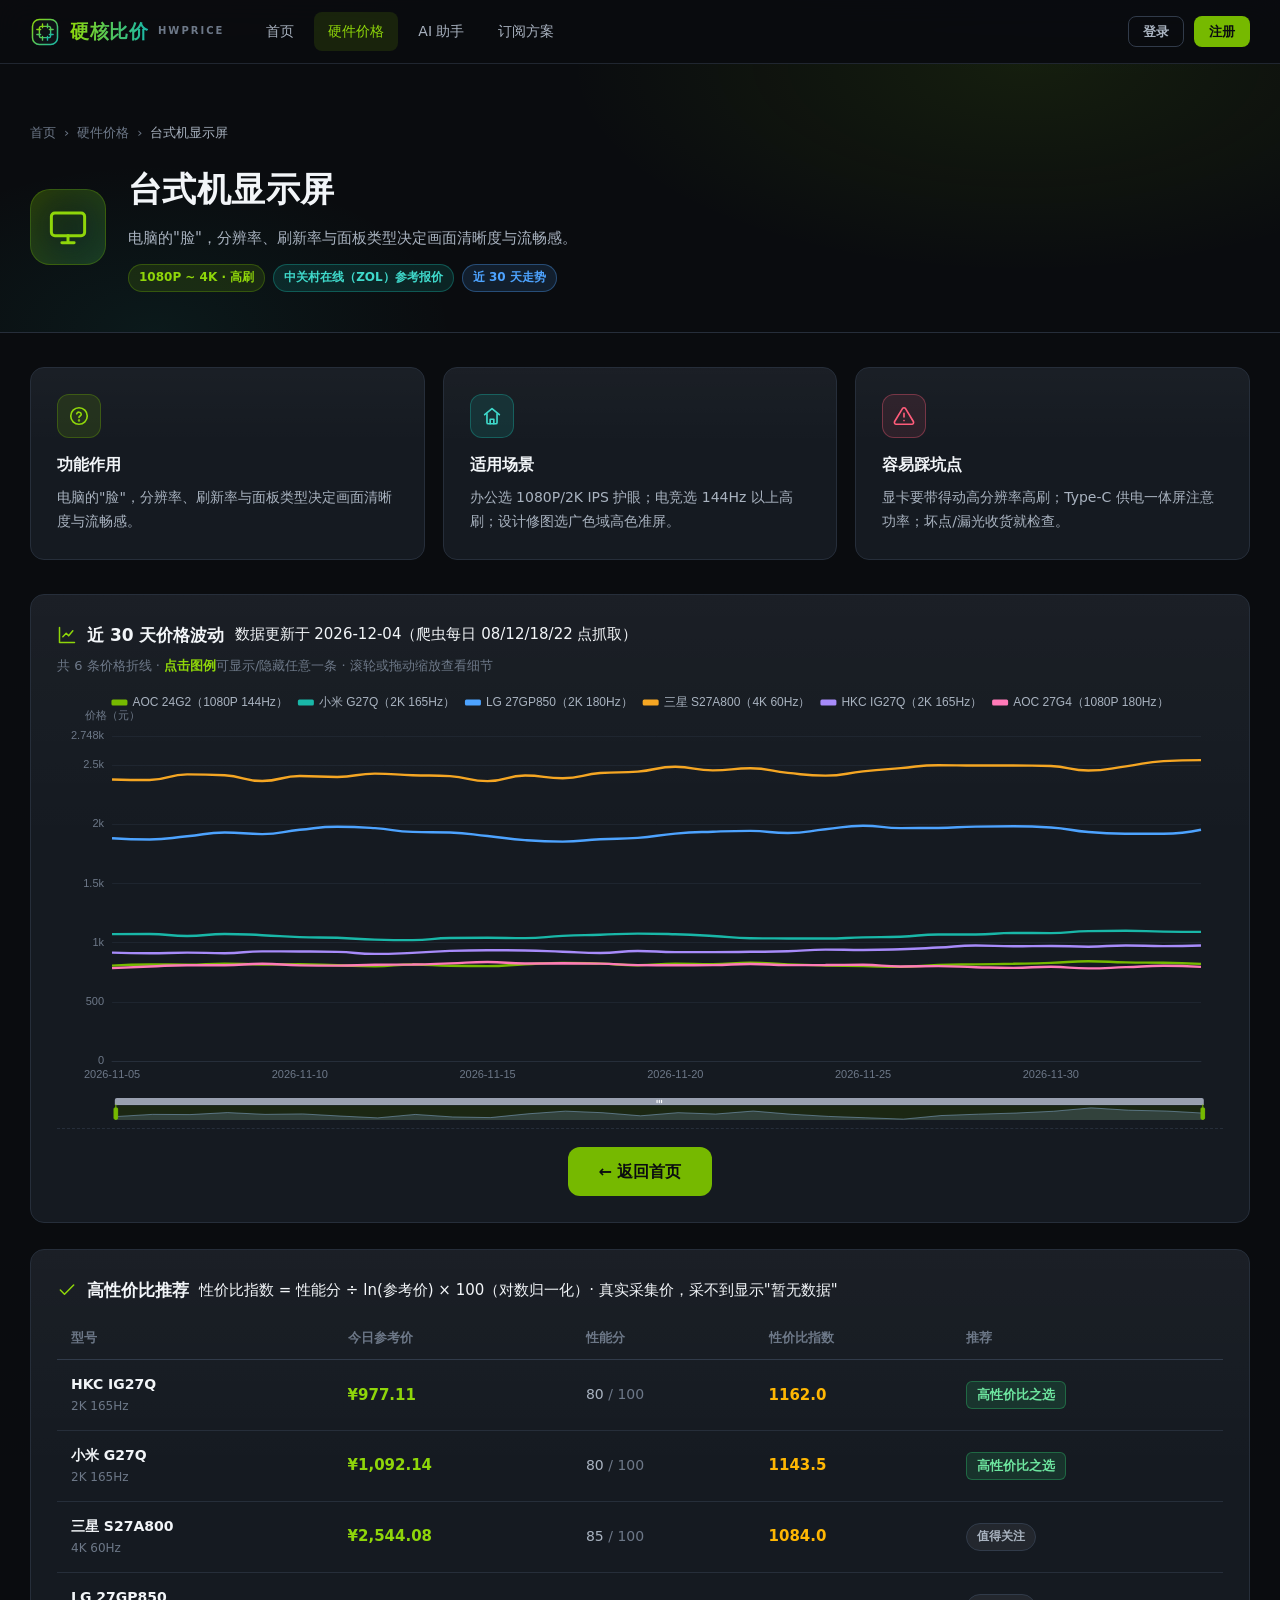
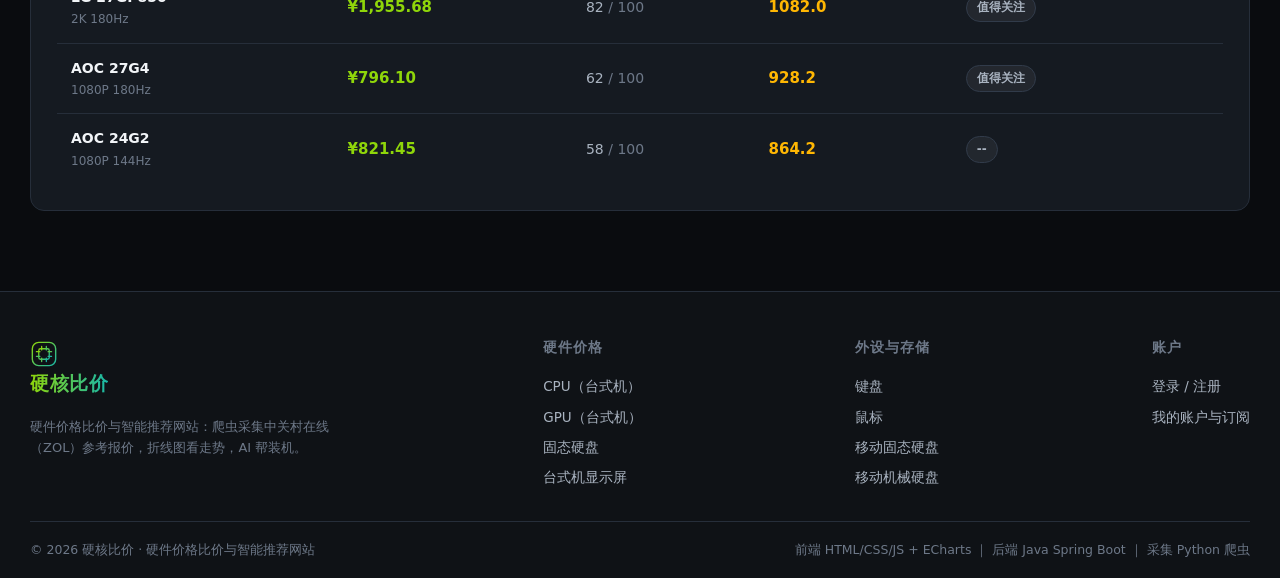
<file: 显示屏/xianshiping.html>
<!DOCTYPE html>
<html lang="zh-CN">
<head>
  <meta charset="UTF-8">
  <meta name="viewport" content="width=device-width, initial-scale=1.0">
  <title>台式机显示屏 价格走势 · 硬核比价</title>
  <link rel="icon" type="image/svg+xml" href="../assets/img/favicon.svg">
  <link rel="stylesheet" href="../assets/css/common.css">
  <link rel="stylesheet" href="css/price.css">
</head>
<body data-type="monitor">

<header class="site-header">
  <div class="container header-inner">
    <a class="brand" href="../首页/shouye.html">
      <img src="../assets/img/logo.svg" alt="logo">
      <span class="brand-name">硬核比价</span><span class="brand-sub">HWPRICE</span>
    </a>
    <nav class="nav">
      <a class="nav-link" href="../首页/shouye.html">首页</a>
      <a class="nav-link active" href="../首页/shouye.html#categories">硬件价格</a>
      <a class="nav-link" href="#" onclick="return HW_AIBtn(event)">AI 助手</a>
      <a class="nav-link" href="../账户/gerenxingxi.html#plans">订阅方案</a>
    </nav>
    <div class="header-right" id="headerRight"></div>
  </div>
</header>

<main id="hwMain">
  <!-- ===== 标题区 ===== -->
  <section class="hw-hero">
    <div class="container">
      <div class="crumb">
        <a href="../首页/shouye.html">首页</a><span>›</span>
        <a href="../首页/shouye.html#categories">硬件价格</a><span>›</span>
        <span style="color:var(--text-2)" id="crumbName">台式机显示屏</span>
      </div>
      <div class="hw-hero-inner">
        <div class="hw-icon"><svg viewBox="0 0 24 24" fill="none" stroke="currentColor" stroke-width="1.7" stroke-linecap="round" stroke-linejoin="round"><rect x="2.5" y="4" width="19" height="13" rx="2"/><path d="M8.5 21h7M12 17v4"/></svg></div>
        <div>
          <h1 id="hwTitle">台式机显示屏</h1>
          <p class="tagline" id="hwTagline">加载中…</p>
          <div class="meta">
            <span class="tag">1080P ~ 4K · 高刷</span>
            <span class="tag teal">中关村在线（ZOL）参考报价</span>
            <span class="tag blue">近 30 天走势</span>
          </div>
        </div>
      </div>
    </div>
  </section>

  <div class="container">
    <!-- ===== 功能作用 / 适用场景 / 易踩坑点 ===== -->
    <div class="info-grid">
      <div class="card info-card">
        <div class="ico"><svg viewBox="0 0 24 24" fill="none" stroke="currentColor" stroke-width="1.8" stroke-linecap="round" stroke-linejoin="round"><circle cx="12" cy="12" r="9"/><path d="M9.5 9.5a2.6 2.6 0 0 1 5 .6c0 1.8-2.5 1.9-2.5 3.4"/><circle cx="12" cy="16.8" r=".4" fill="currentColor"/></svg></div>
        <h3>功能作用</h3>
        <p id="funcText">加载中…</p>
      </div>
      <div class="card info-card teal">
        <div class="ico"><svg viewBox="0 0 24 24" fill="none" stroke="currentColor" stroke-width="1.8" stroke-linecap="round" stroke-linejoin="round"><path d="M4 10.5L12 4l8 6.5"/><path d="M6.5 9.5V19a1.5 1.5 0 0 0 1.5 1.5h8a1.5 1.5 0 0 0 1.5-1.5V9.5"/><path d="M10 20.5v-5h4v5"/></svg></div>
        <h3>适用场景</h3>
        <p id="sceneText">加载中…</p>
      </div>
      <div class="card info-card rose">
        <div class="ico"><svg viewBox="0 0 24 24" fill="none" stroke="currentColor" stroke-width="1.8" stroke-linecap="round" stroke-linejoin="round"><path d="M10.3 3.9L1.8 18a2 2 0 0 0 1.7 3h17a2 2 0 0 0 1.7-3L13.7 3.9a2 2 0 0 0-3.4 0z"/><path d="M12 9v4M12 17h.01"/></svg></div>
        <h3>容易踩坑点</h3>
        <p id="pitfallText">加载中…</p>
      </div>
    </div>

    <!-- ===== 价格波动折线图 ===== -->
    <div class="card chart-card">
      <div class="chart-toolbar">
        <span class="card-title">
          <svg viewBox="0 0 24 24" fill="none" stroke="currentColor" stroke-width="1.8" stroke-linecap="round" stroke-linejoin="round"><path d="M3 3v18h18"/><path d="M7 14l4-4 3 3 5-6"/></svg>
          近 30 天价格波动
        </span>
        <span class="sub" id="updateTime"></span>
      </div>
      <p class="chart-hint" id="legendHint">数据加载中…</p>
      <div id="chartBox" class="skeleton" style="height:430px;margin-top:14px"></div>
      <div class="back-row">
        <a class="btn btn-primary btn-lg" href="../首页/shouye.html">← 返回首页</a>
      </div>
    </div>

    <!-- ===== 高性价比推荐 ===== -->
    <div class="card reco-card">
      <div class="chart-toolbar">
        <span class="card-title">
          <svg viewBox="0 0 24 24" fill="none" stroke="currentColor" stroke-width="1.8" stroke-linecap="round" stroke-linejoin="round"><path d="M20 6L9 17l-5-5"/></svg>
          高性价比推荐
        </span>
        <span class="sub">性价比指数 = 性能分 ÷ ln(参考价) × 100（对数归一化）· 真实采集价，采不到显示"暂无数据"</span>
      </div>
      <div class="table-wrap" style="margin-top:14px">
        <table class="data">
          <thead>
            <tr>
              <th>型号</th>
              <th>今日参考价</th>
              <th>性能分</th>
              <th>性价比指数</th>
              <th>推荐</th>
            </tr>
          </thead>
          <tbody id="recommendBody">
            <tr><td colspan="5" style="text-align:center;color:var(--text-3)">加载中…</td></tr>
          </tbody>
        </table>
      </div>
    </div>
  </div>
</main>

<footer class="site-footer">
  <div class="container">
    <div class="footer-inner">
      <div class="footer-col" style="max-width:300px">
        <a class="brand" href="../首页/shouye.html"><img src="../assets/img/logo.svg" alt="logo" style="width:28px;height:28px"><span class="brand-name">硬核比价</span></a>
        <p style="color:var(--text-3);font-size:13px;margin-top:12px">硬件价格比价与智能推荐网站：爬虫采集中关村在线（ZOL）参考报价，折线图看走势，AI 帮装机。</p>
      </div>
      <div class="footer-col">
        <h4>硬件价格</h4>
        <a href="../CPU/cpu.html">CPU（台式机）</a>
        <a href="../GPU/gpu.html">GPU（台式机）</a>
        <a href="../固态硬盘/gutai.html">固态硬盘</a>
        <a href="../显示屏/xianshiping.html">台式机显示屏</a>
      </div>
      <div class="footer-col">
        <h4>外设与存储</h4>
        <a href="../键盘/jianpan.html">键盘</a>
        <a href="../鼠标/shubiao.html">鼠标</a>
        <a href="../移动便携固态硬盘/yidong%20gutaiyingpan.html">移动固态硬盘</a>
        <a href="../移动便携机械硬盘/yidong%20jixieyingpan.html">移动机械硬盘</a>
      </div>
      <div class="footer-col">
        <h4>账户</h4>
        <a href="../登录界面/denlu.html">登录 / 注册</a>
        <a href="../账户/gerenxingxi.html">我的账户与订阅</a>
      </div>
    </div>
    <div class="footer-bottom">
      <span>© 2026 硬核比价 · 硬件价格比价与智能推荐网站</span>
      <span>前端 HTML/CSS/JS + ECharts ｜ 后端 Java Spring Boot ｜ 采集 Python 爬虫</span>
    </div>
  </div>
</footer>

<script src="../assets/js/config.js"></script>
<script src="../assets/js/data.js"></script>
<script src="../assets/js/ui.js"></script>
<script src="../assets/js/api.js"></script>
<script src="../assets/js/auth.js"></script>
<script src="../assets/js/quota.v3.js"></script>
<script src="../assets/js/ai.js"></script>
<script src="../assets/js/vendor/echarts.min.js"></script>
<script src="../assets/js/chart.js"></script>
<script src="js/page.js"></script>
<script src="../assets/js/price-page.js"></script>
</body>
</html>
</file>
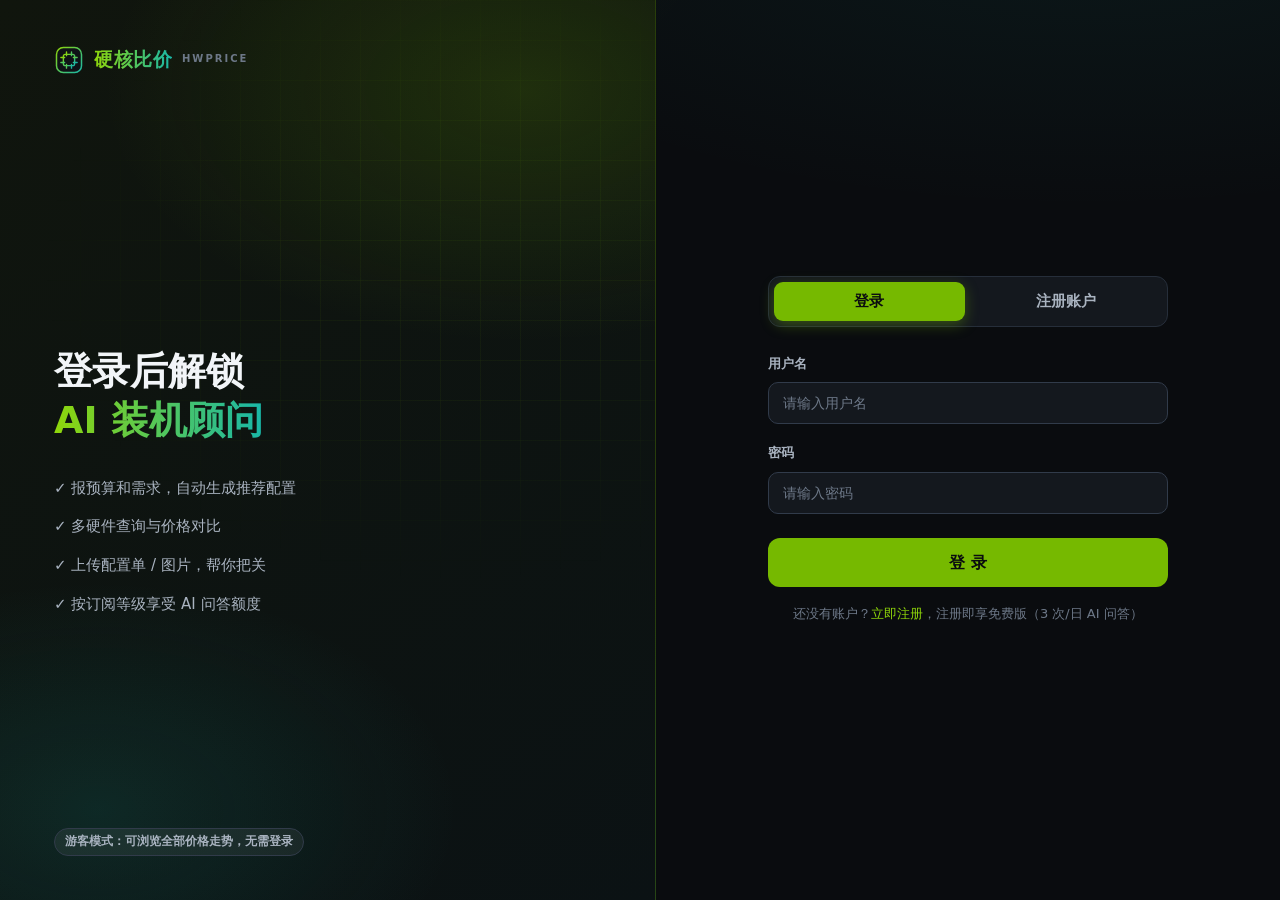
<file: 登录界面/denlu.html>
<!DOCTYPE html>
<html lang="zh-CN">
<head>
  <meta charset="UTF-8">
  <meta name="viewport" content="width=device-width, initial-scale=1.0">
  <title>登录 / 注册 · 硬核比价</title>
  <link rel="icon" type="image/svg+xml" href="../assets/img/favicon.svg">
  <link rel="stylesheet" href="../assets/css/common.css">
  <link rel="stylesheet" href="css/login.css">
</head>
<body class="auth-body">

<div class="auth-wrap">
  <!-- 左侧品牌区 -->
  <aside class="auth-art">
    <a class="brand" href="../首页/shouye.html">
      <img src="../assets/img/logo.svg" alt="logo">
      <span class="brand-name">硬核比价</span><span class="brand-sub">HWPRICE</span>
    </a>
    <div class="auth-art-copy">
      <h1>登录后解锁<br><span>AI 装机顾问</span></h1>
      <ul>
        <li>✓ 报预算和需求，自动生成推荐配置</li>
        <li>✓ 多硬件查询与价格对比</li>
        <li>✓ 上传配置单 / 图片，帮你把关</li>
        <li>✓ 按订阅等级享受 AI 问答额度</li>
      </ul>
    </div>
    <div class="auth-art-foot">
      <span class="tag plain">游客模式：可浏览全部价格走势，无需登录</span>
    </div>
  </aside>

  <!-- 右侧表单区 -->
  <main class="auth-form">
    <div class="auth-form-inner">
      <div class="auth-tabs">
        <button class="auth-tab active" data-tab="login">登录</button>
        <button class="auth-tab" data-tab="register">注册账户</button>
      </div>

      <!-- 登录 -->
      <form id="loginForm" class="auth-pane">
        <div class="field">
          <label>用户名</label>
          <input class="input" id="loginUsername" type="text" placeholder="请输入用户名" autocomplete="username">
        </div>
        <div class="field">
          <label>密码</label>
          <input class="input" id="loginPassword" type="password" placeholder="请输入密码" autocomplete="current-password">
        </div>
        <button class="btn btn-primary btn-lg" style="width:100%" id="loginBtn" type="submit">登 录</button>
        <p class="auth-tip">还没有账户？<a href="#" id="goRegister">立即注册</a>，注册即享免费版（3 次/日 AI 问答）</p>
      </form>

      <!-- 注册 -->
      <form id="registerForm" class="auth-pane" hidden>
        <div class="field">
          <label>用户名</label>
          <input class="input" id="regUsername" type="text" placeholder="3-20 位，字母 / 数字 / 下划线 / 中文" autocomplete="username">
          <div class="hint">3-20 位，仅限字母、数字、下划线或中文</div>
        </div>
        <div class="field">
          <label>密码</label>
          <input class="input" id="regPassword" type="password" placeholder="6-32 位" autocomplete="new-password">
          <div class="hint">6-32 位</div>
        </div>
        <div class="field">
          <label>确认密码</label>
          <input class="input" id="regPassword2" type="password" placeholder="再次输入密码" autocomplete="new-password">
        </div>
        <button class="btn btn-primary btn-lg" style="width:100%" id="regBtn" type="submit">注册并登录</button>
        <p class="auth-tip">已有账户？<a href="#" id="goLogin">直接登录</a></p>
      </form>
    </div>
  </main>
</div>

<script src="../assets/js/config.js"></script>
<script src="../assets/js/data.js"></script>
<script src="../assets/js/ui.js"></script>
<script src="../assets/js/api.js"></script>
<script src="../assets/js/auth.js"></script>
<script src="js/login.js"></script>
</body>
</html>
</file>
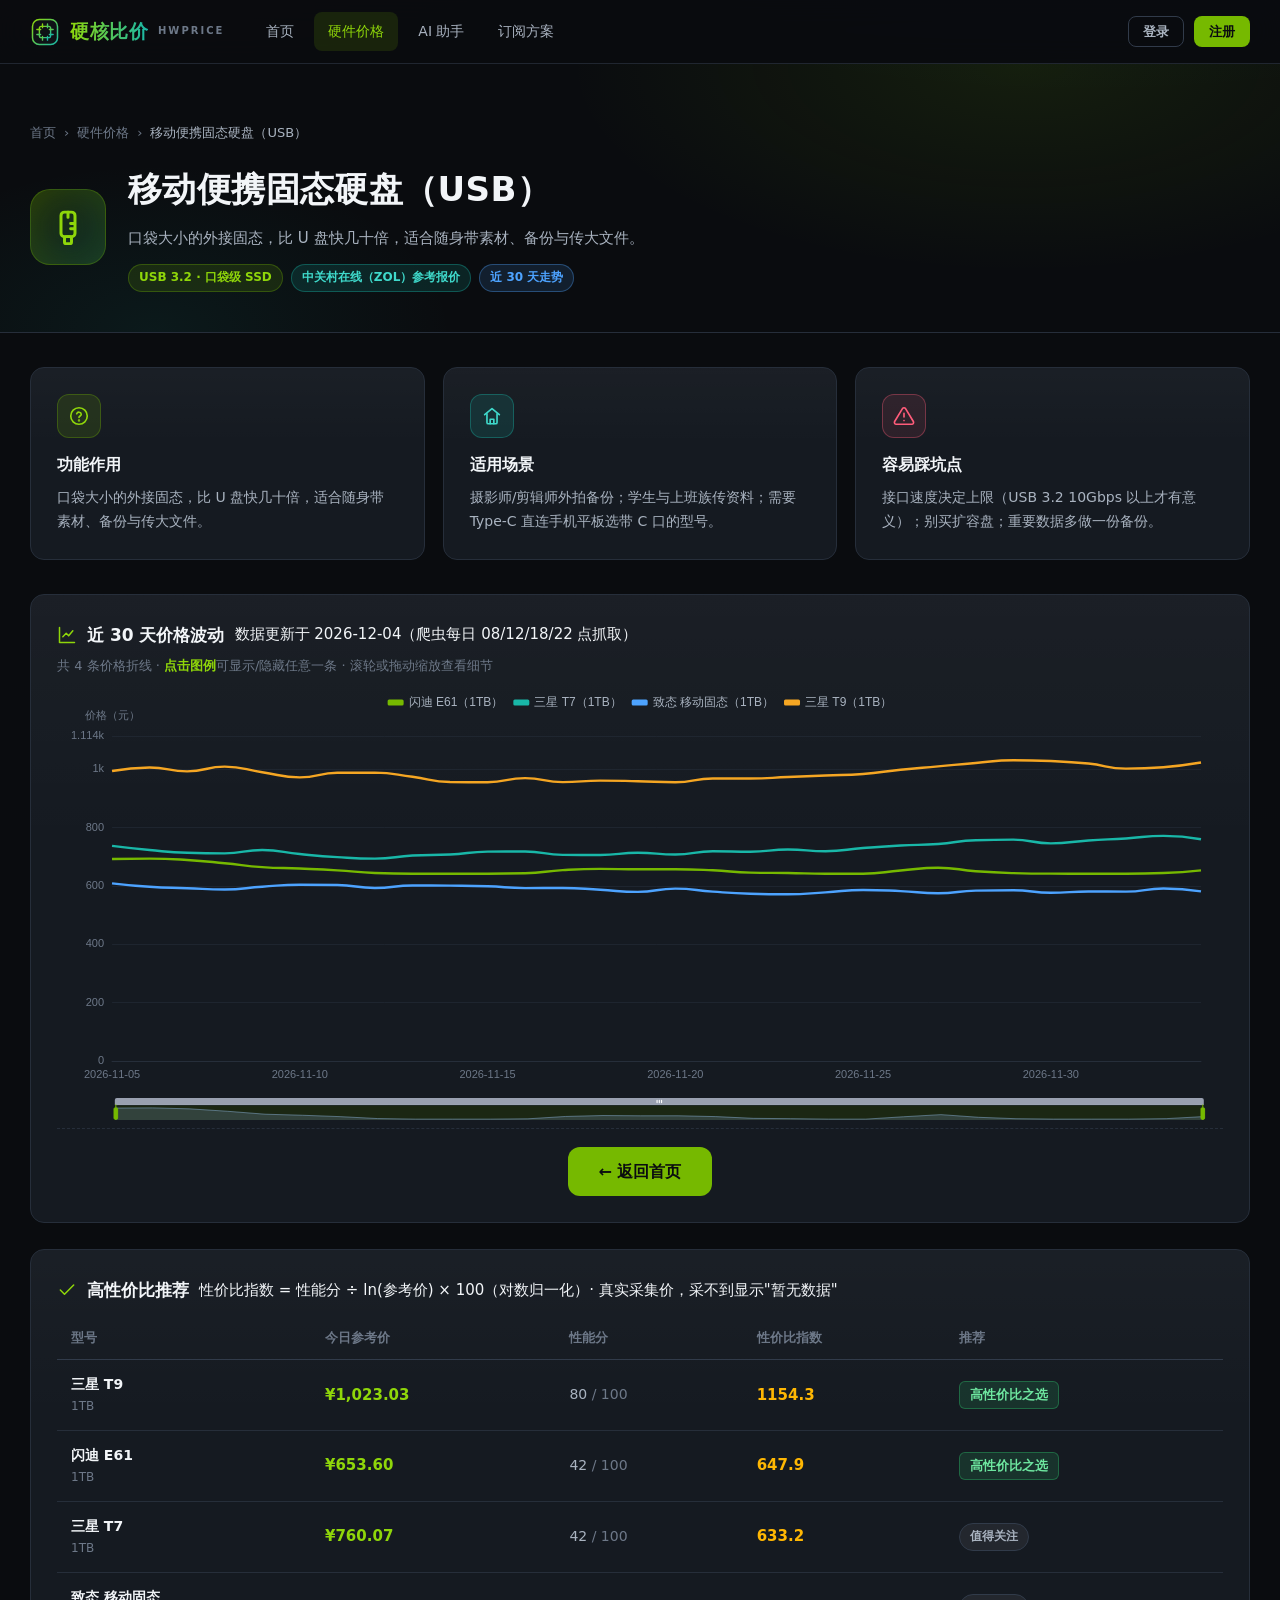
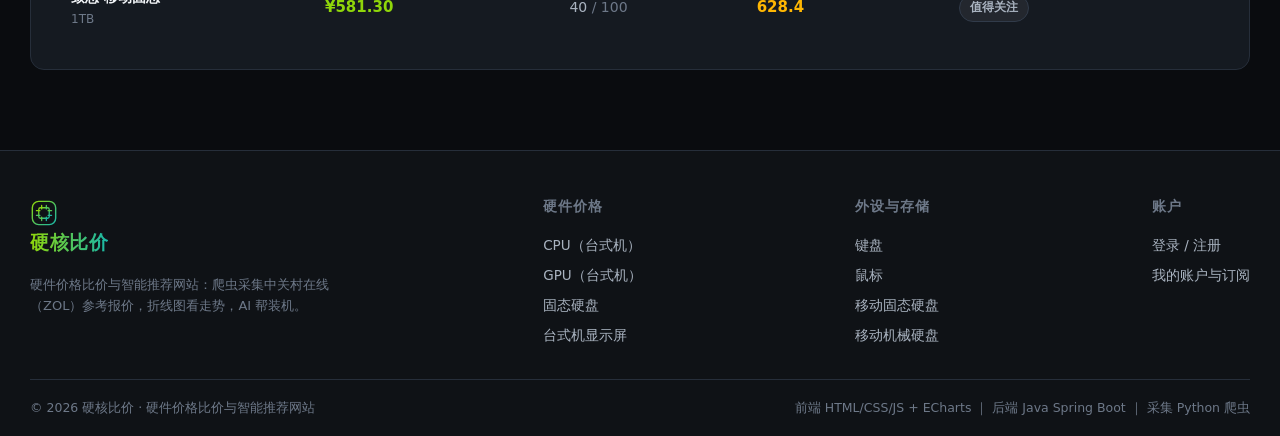
<file: 移动便携固态硬盘/yidong gutaiyingpan.html>
<!DOCTYPE html>
<html lang="zh-CN">
<head>
  <meta charset="UTF-8">
  <meta name="viewport" content="width=device-width, initial-scale=1.0">
  <title>移动便携固态硬盘（USB） 价格走势 · 硬核比价</title>
  <link rel="icon" type="image/svg+xml" href="../assets/img/favicon.svg">
  <link rel="stylesheet" href="../assets/css/common.css">
  <link rel="stylesheet" href="css/price.css">
</head>
<body data-type="ssd_usb">

<header class="site-header">
  <div class="container header-inner">
    <a class="brand" href="../首页/shouye.html">
      <img src="../assets/img/logo.svg" alt="logo">
      <span class="brand-name">硬核比价</span><span class="brand-sub">HWPRICE</span>
    </a>
    <nav class="nav">
      <a class="nav-link" href="../首页/shouye.html">首页</a>
      <a class="nav-link active" href="../首页/shouye.html#categories">硬件价格</a>
      <a class="nav-link" href="#" onclick="return HW_AIBtn(event)">AI 助手</a>
      <a class="nav-link" href="../账户/gerenxingxi.html#plans">订阅方案</a>
    </nav>
    <div class="header-right" id="headerRight"></div>
  </div>
</header>

<main id="hwMain">
  <!-- ===== 标题区 ===== -->
  <section class="hw-hero">
    <div class="container">
      <div class="crumb">
        <a href="../首页/shouye.html">首页</a><span>›</span>
        <a href="../首页/shouye.html#categories">硬件价格</a><span>›</span>
        <span style="color:var(--text-2)" id="crumbName">移动便携固态硬盘（USB）</span>
      </div>
      <div class="hw-hero-inner">
        <div class="hw-icon"><svg viewBox="0 0 24 24" fill="none" stroke="currentColor" stroke-width="1.7" stroke-linecap="round" stroke-linejoin="round"><rect x="8" y="3.5" width="8" height="14" rx="2"/><path d="M12 3.5v3M13.5 10h2M13.5 13h2"/><rect x="10" y="17.5" width="4" height="4" rx="1"/></svg></div>
        <div>
          <h1 id="hwTitle">移动便携固态硬盘（USB）</h1>
          <p class="tagline" id="hwTagline">加载中…</p>
          <div class="meta">
            <span class="tag">USB 3.2 · 口袋级 SSD</span>
            <span class="tag teal">中关村在线（ZOL）参考报价</span>
            <span class="tag blue">近 30 天走势</span>
          </div>
        </div>
      </div>
    </div>
  </section>

  <div class="container">
    <!-- ===== 功能作用 / 适用场景 / 易踩坑点 ===== -->
    <div class="info-grid">
      <div class="card info-card">
        <div class="ico"><svg viewBox="0 0 24 24" fill="none" stroke="currentColor" stroke-width="1.8" stroke-linecap="round" stroke-linejoin="round"><circle cx="12" cy="12" r="9"/><path d="M9.5 9.5a2.6 2.6 0 0 1 5 .6c0 1.8-2.5 1.9-2.5 3.4"/><circle cx="12" cy="16.8" r=".4" fill="currentColor"/></svg></div>
        <h3>功能作用</h3>
        <p id="funcText">加载中…</p>
      </div>
      <div class="card info-card teal">
        <div class="ico"><svg viewBox="0 0 24 24" fill="none" stroke="currentColor" stroke-width="1.8" stroke-linecap="round" stroke-linejoin="round"><path d="M4 10.5L12 4l8 6.5"/><path d="M6.5 9.5V19a1.5 1.5 0 0 0 1.5 1.5h8a1.5 1.5 0 0 0 1.5-1.5V9.5"/><path d="M10 20.5v-5h4v5"/></svg></div>
        <h3>适用场景</h3>
        <p id="sceneText">加载中…</p>
      </div>
      <div class="card info-card rose">
        <div class="ico"><svg viewBox="0 0 24 24" fill="none" stroke="currentColor" stroke-width="1.8" stroke-linecap="round" stroke-linejoin="round"><path d="M10.3 3.9L1.8 18a2 2 0 0 0 1.7 3h17a2 2 0 0 0 1.7-3L13.7 3.9a2 2 0 0 0-3.4 0z"/><path d="M12 9v4M12 17h.01"/></svg></div>
        <h3>容易踩坑点</h3>
        <p id="pitfallText">加载中…</p>
      </div>
    </div>

    <!-- ===== 价格波动折线图 ===== -->
    <div class="card chart-card">
      <div class="chart-toolbar">
        <span class="card-title">
          <svg viewBox="0 0 24 24" fill="none" stroke="currentColor" stroke-width="1.8" stroke-linecap="round" stroke-linejoin="round"><path d="M3 3v18h18"/><path d="M7 14l4-4 3 3 5-6"/></svg>
          近 30 天价格波动
        </span>
        <span class="sub" id="updateTime"></span>
      </div>
      <p class="chart-hint" id="legendHint">数据加载中…</p>
      <div id="chartBox" class="skeleton" style="height:430px;margin-top:14px"></div>
      <div class="back-row">
        <a class="btn btn-primary btn-lg" href="../首页/shouye.html">← 返回首页</a>
      </div>
    </div>

    <!-- ===== 高性价比推荐 ===== -->
    <div class="card reco-card">
      <div class="chart-toolbar">
        <span class="card-title">
          <svg viewBox="0 0 24 24" fill="none" stroke="currentColor" stroke-width="1.8" stroke-linecap="round" stroke-linejoin="round"><path d="M20 6L9 17l-5-5"/></svg>
          高性价比推荐
        </span>
        <span class="sub">性价比指数 = 性能分 ÷ ln(参考价) × 100（对数归一化）· 真实采集价，采不到显示"暂无数据"</span>
      </div>
      <div class="table-wrap" style="margin-top:14px">
        <table class="data">
          <thead>
            <tr>
              <th>型号</th>
              <th>今日参考价</th>
              <th>性能分</th>
              <th>性价比指数</th>
              <th>推荐</th>
            </tr>
          </thead>
          <tbody id="recommendBody">
            <tr><td colspan="5" style="text-align:center;color:var(--text-3)">加载中…</td></tr>
          </tbody>
        </table>
      </div>
    </div>
  </div>
</main>

<footer class="site-footer">
  <div class="container">
    <div class="footer-inner">
      <div class="footer-col" style="max-width:300px">
        <a class="brand" href="../首页/shouye.html"><img src="../assets/img/logo.svg" alt="logo" style="width:28px;height:28px"><span class="brand-name">硬核比价</span></a>
        <p style="color:var(--text-3);font-size:13px;margin-top:12px">硬件价格比价与智能推荐网站：爬虫采集中关村在线（ZOL）参考报价，折线图看走势，AI 帮装机。</p>
      </div>
      <div class="footer-col">
        <h4>硬件价格</h4>
        <a href="../CPU/cpu.html">CPU（台式机）</a>
        <a href="../GPU/gpu.html">GPU（台式机）</a>
        <a href="../固态硬盘/gutai.html">固态硬盘</a>
        <a href="../显示屏/xianshiping.html">台式机显示屏</a>
      </div>
      <div class="footer-col">
        <h4>外设与存储</h4>
        <a href="../键盘/jianpan.html">键盘</a>
        <a href="../鼠标/shubiao.html">鼠标</a>
        <a href="../移动便携固态硬盘/yidong%20gutaiyingpan.html">移动固态硬盘</a>
        <a href="../移动便携机械硬盘/yidong%20jixieyingpan.html">移动机械硬盘</a>
      </div>
      <div class="footer-col">
        <h4>账户</h4>
        <a href="../登录界面/denlu.html">登录 / 注册</a>
        <a href="../账户/gerenxingxi.html">我的账户与订阅</a>
      </div>
    </div>
    <div class="footer-bottom">
      <span>© 2026 硬核比价 · 硬件价格比价与智能推荐网站</span>
      <span>前端 HTML/CSS/JS + ECharts ｜ 后端 Java Spring Boot ｜ 采集 Python 爬虫</span>
    </div>
  </div>
</footer>

<script src="../assets/js/config.js"></script>
<script src="../assets/js/data.js"></script>
<script src="../assets/js/ui.js"></script>
<script src="../assets/js/api.js"></script>
<script src="../assets/js/auth.js"></script>
<script src="../assets/js/quota.v3.js"></script>
<script src="../assets/js/ai.js"></script>
<script src="../assets/js/vendor/echarts.min.js"></script>
<script src="../assets/js/chart.js"></script>
<script src="js/page.js"></script>
<script src="../assets/js/price-page.js"></script>
</body>
</html>
</file>
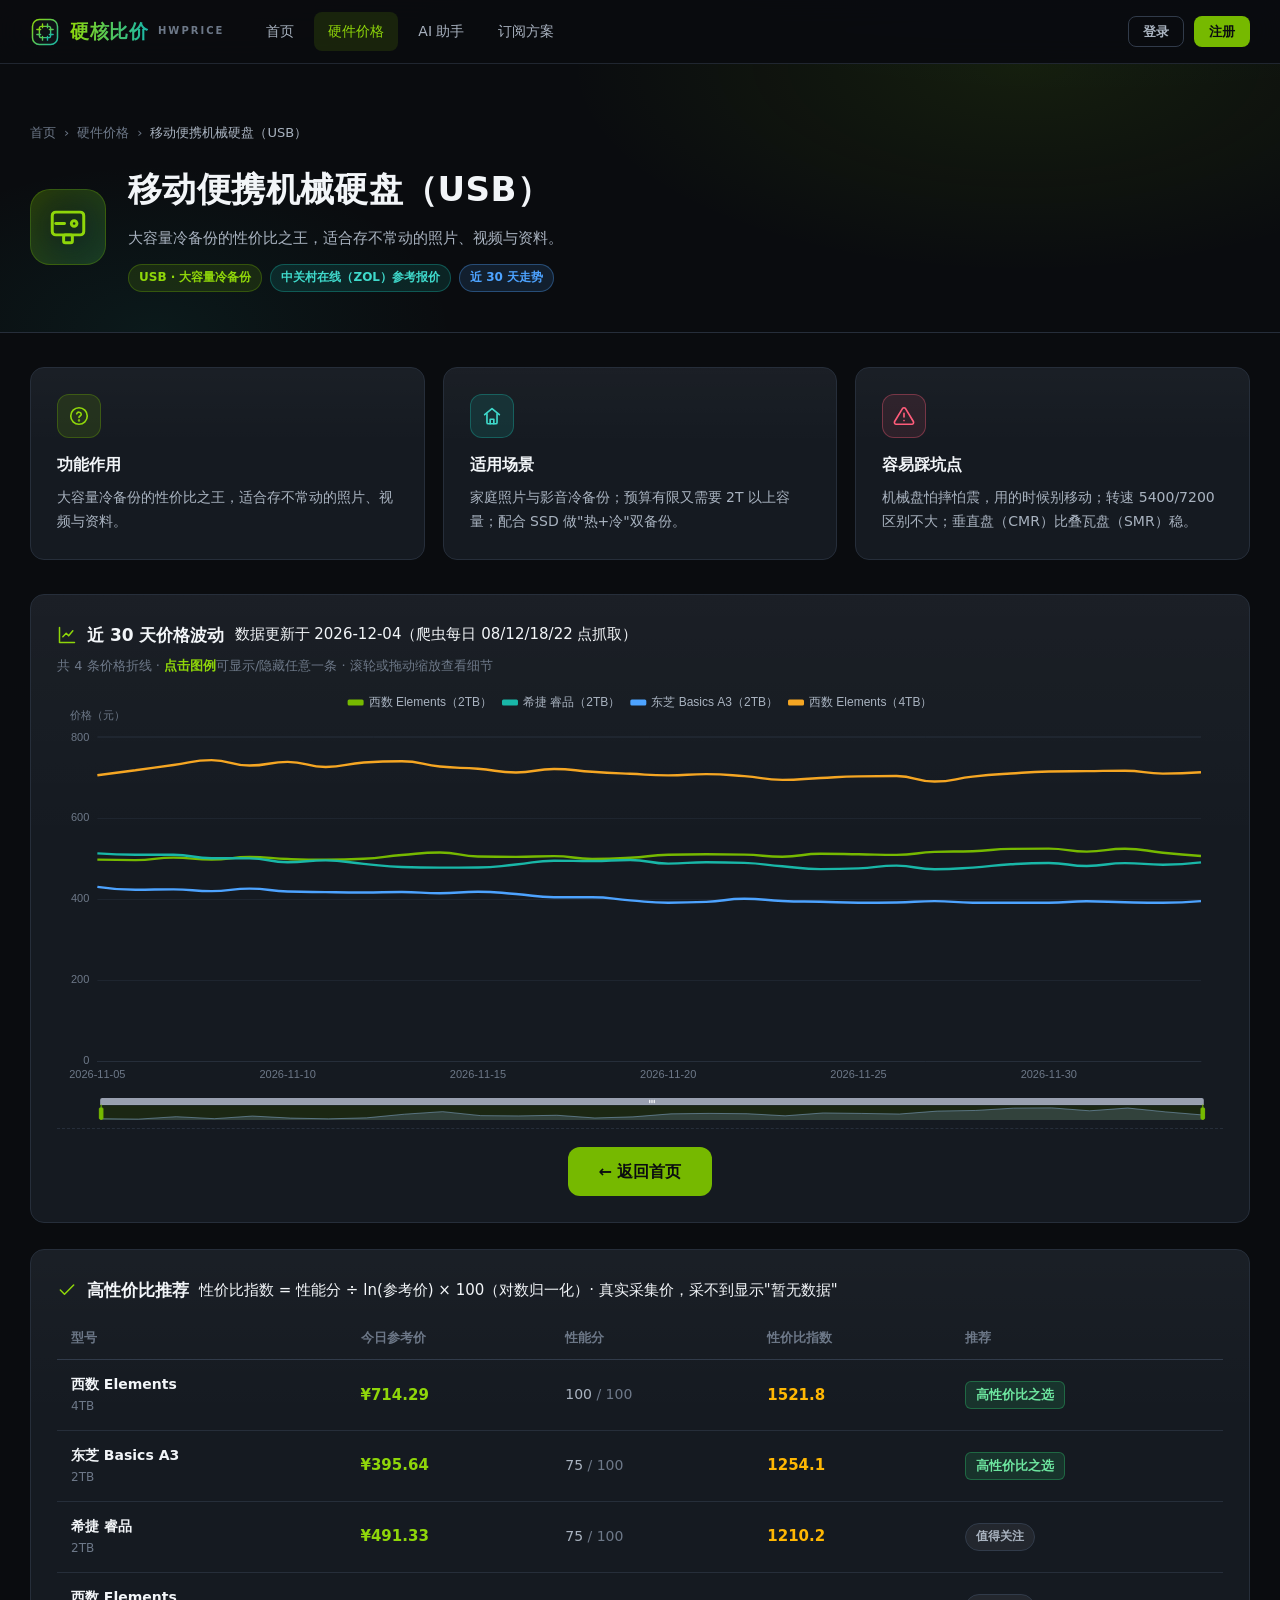
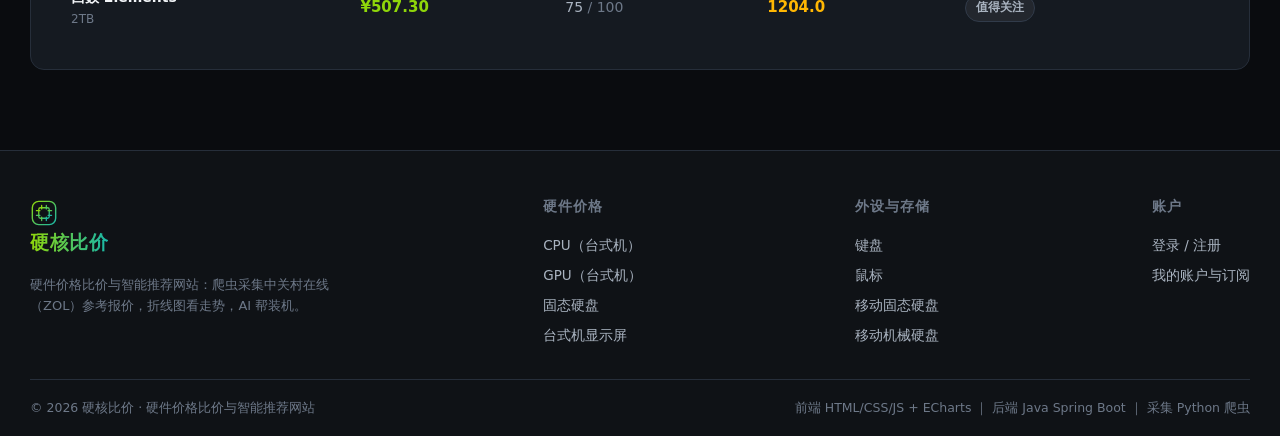
<file: 移动便携机械硬盘/yidong jixieyingpan.html>
<!DOCTYPE html>
<html lang="zh-CN">
<head>
  <meta charset="UTF-8">
  <meta name="viewport" content="width=device-width, initial-scale=1.0">
  <title>移动便携机械硬盘（USB） 价格走势 · 硬核比价</title>
  <link rel="icon" type="image/svg+xml" href="../assets/img/favicon.svg">
  <link rel="stylesheet" href="../assets/css/common.css">
  <link rel="stylesheet" href="css/price.css">
</head>
<body data-type="hdd_usb">

<header class="site-header">
  <div class="container header-inner">
    <a class="brand" href="../首页/shouye.html">
      <img src="../assets/img/logo.svg" alt="logo">
      <span class="brand-name">硬核比价</span><span class="brand-sub">HWPRICE</span>
    </a>
    <nav class="nav">
      <a class="nav-link" href="../首页/shouye.html">首页</a>
      <a class="nav-link active" href="../首页/shouye.html#categories">硬件价格</a>
      <a class="nav-link" href="#" onclick="return HW_AIBtn(event)">AI 助手</a>
      <a class="nav-link" href="../账户/gerenxingxi.html#plans">订阅方案</a>
    </nav>
    <div class="header-right" id="headerRight"></div>
  </div>
</header>

<main id="hwMain">
  <!-- ===== 标题区 ===== -->
  <section class="hw-hero">
    <div class="container">
      <div class="crumb">
        <a href="../首页/shouye.html">首页</a><span>›</span>
        <a href="../首页/shouye.html#categories">硬件价格</a><span>›</span>
        <span style="color:var(--text-2)" id="crumbName">移动便携机械硬盘（USB）</span>
      </div>
      <div class="hw-hero-inner">
        <div class="hw-icon"><svg viewBox="0 0 24 24" fill="none" stroke="currentColor" stroke-width="1.7" stroke-linecap="round" stroke-linejoin="round"><rect x="3" y="3.5" width="18" height="13" rx="2"/><circle cx="15.5" cy="10" r="1.6"/><path d="M5 10h5"/><rect x="9.5" y="16.5" width="5" height="4.5" rx="1"/></svg></div>
        <div>
          <h1 id="hwTitle">移动便携机械硬盘（USB）</h1>
          <p class="tagline" id="hwTagline">加载中…</p>
          <div class="meta">
            <span class="tag">USB · 大容量冷备份</span>
            <span class="tag teal">中关村在线（ZOL）参考报价</span>
            <span class="tag blue">近 30 天走势</span>
          </div>
        </div>
      </div>
    </div>
  </section>

  <div class="container">
    <!-- ===== 功能作用 / 适用场景 / 易踩坑点 ===== -->
    <div class="info-grid">
      <div class="card info-card">
        <div class="ico"><svg viewBox="0 0 24 24" fill="none" stroke="currentColor" stroke-width="1.8" stroke-linecap="round" stroke-linejoin="round"><circle cx="12" cy="12" r="9"/><path d="M9.5 9.5a2.6 2.6 0 0 1 5 .6c0 1.8-2.5 1.9-2.5 3.4"/><circle cx="12" cy="16.8" r=".4" fill="currentColor"/></svg></div>
        <h3>功能作用</h3>
        <p id="funcText">加载中…</p>
      </div>
      <div class="card info-card teal">
        <div class="ico"><svg viewBox="0 0 24 24" fill="none" stroke="currentColor" stroke-width="1.8" stroke-linecap="round" stroke-linejoin="round"><path d="M4 10.5L12 4l8 6.5"/><path d="M6.5 9.5V19a1.5 1.5 0 0 0 1.5 1.5h8a1.5 1.5 0 0 0 1.5-1.5V9.5"/><path d="M10 20.5v-5h4v5"/></svg></div>
        <h3>适用场景</h3>
        <p id="sceneText">加载中…</p>
      </div>
      <div class="card info-card rose">
        <div class="ico"><svg viewBox="0 0 24 24" fill="none" stroke="currentColor" stroke-width="1.8" stroke-linecap="round" stroke-linejoin="round"><path d="M10.3 3.9L1.8 18a2 2 0 0 0 1.7 3h17a2 2 0 0 0 1.7-3L13.7 3.9a2 2 0 0 0-3.4 0z"/><path d="M12 9v4M12 17h.01"/></svg></div>
        <h3>容易踩坑点</h3>
        <p id="pitfallText">加载中…</p>
      </div>
    </div>

    <!-- ===== 价格波动折线图 ===== -->
    <div class="card chart-card">
      <div class="chart-toolbar">
        <span class="card-title">
          <svg viewBox="0 0 24 24" fill="none" stroke="currentColor" stroke-width="1.8" stroke-linecap="round" stroke-linejoin="round"><path d="M3 3v18h18"/><path d="M7 14l4-4 3 3 5-6"/></svg>
          近 30 天价格波动
        </span>
        <span class="sub" id="updateTime"></span>
      </div>
      <p class="chart-hint" id="legendHint">数据加载中…</p>
      <div id="chartBox" class="skeleton" style="height:430px;margin-top:14px"></div>
      <div class="back-row">
        <a class="btn btn-primary btn-lg" href="../首页/shouye.html">← 返回首页</a>
      </div>
    </div>

    <!-- ===== 高性价比推荐 ===== -->
    <div class="card reco-card">
      <div class="chart-toolbar">
        <span class="card-title">
          <svg viewBox="0 0 24 24" fill="none" stroke="currentColor" stroke-width="1.8" stroke-linecap="round" stroke-linejoin="round"><path d="M20 6L9 17l-5-5"/></svg>
          高性价比推荐
        </span>
        <span class="sub">性价比指数 = 性能分 ÷ ln(参考价) × 100（对数归一化）· 真实采集价，采不到显示"暂无数据"</span>
      </div>
      <div class="table-wrap" style="margin-top:14px">
        <table class="data">
          <thead>
            <tr>
              <th>型号</th>
              <th>今日参考价</th>
              <th>性能分</th>
              <th>性价比指数</th>
              <th>推荐</th>
            </tr>
          </thead>
          <tbody id="recommendBody">
            <tr><td colspan="5" style="text-align:center;color:var(--text-3)">加载中…</td></tr>
          </tbody>
        </table>
      </div>
    </div>
  </div>
</main>

<footer class="site-footer">
  <div class="container">
    <div class="footer-inner">
      <div class="footer-col" style="max-width:300px">
        <a class="brand" href="../首页/shouye.html"><img src="../assets/img/logo.svg" alt="logo" style="width:28px;height:28px"><span class="brand-name">硬核比价</span></a>
        <p style="color:var(--text-3);font-size:13px;margin-top:12px">硬件价格比价与智能推荐网站：爬虫采集中关村在线（ZOL）参考报价，折线图看走势，AI 帮装机。</p>
      </div>
      <div class="footer-col">
        <h4>硬件价格</h4>
        <a href="../CPU/cpu.html">CPU（台式机）</a>
        <a href="../GPU/gpu.html">GPU（台式机）</a>
        <a href="../固态硬盘/gutai.html">固态硬盘</a>
        <a href="../显示屏/xianshiping.html">台式机显示屏</a>
      </div>
      <div class="footer-col">
        <h4>外设与存储</h4>
        <a href="../键盘/jianpan.html">键盘</a>
        <a href="../鼠标/shubiao.html">鼠标</a>
        <a href="../移动便携固态硬盘/yidong%20gutaiyingpan.html">移动固态硬盘</a>
        <a href="../移动便携机械硬盘/yidong%20jixieyingpan.html">移动机械硬盘</a>
      </div>
      <div class="footer-col">
        <h4>账户</h4>
        <a href="../登录界面/denlu.html">登录 / 注册</a>
        <a href="../账户/gerenxingxi.html">我的账户与订阅</a>
      </div>
    </div>
    <div class="footer-bottom">
      <span>© 2026 硬核比价 · 硬件价格比价与智能推荐网站</span>
      <span>前端 HTML/CSS/JS + ECharts ｜ 后端 Java Spring Boot ｜ 采集 Python 爬虫</span>
    </div>
  </div>
</footer>

<script src="../assets/js/config.js"></script>
<script src="../assets/js/data.js"></script>
<script src="../assets/js/ui.js"></script>
<script src="../assets/js/api.js"></script>
<script src="../assets/js/auth.js"></script>
<script src="../assets/js/quota.v3.js"></script>
<script src="../assets/js/ai.js"></script>
<script src="../assets/js/vendor/echarts.min.js"></script>
<script src="../assets/js/chart.js"></script>
<script src="js/page.js"></script>
<script src="../assets/js/price-page.js"></script>
</body>
</html>
</file>
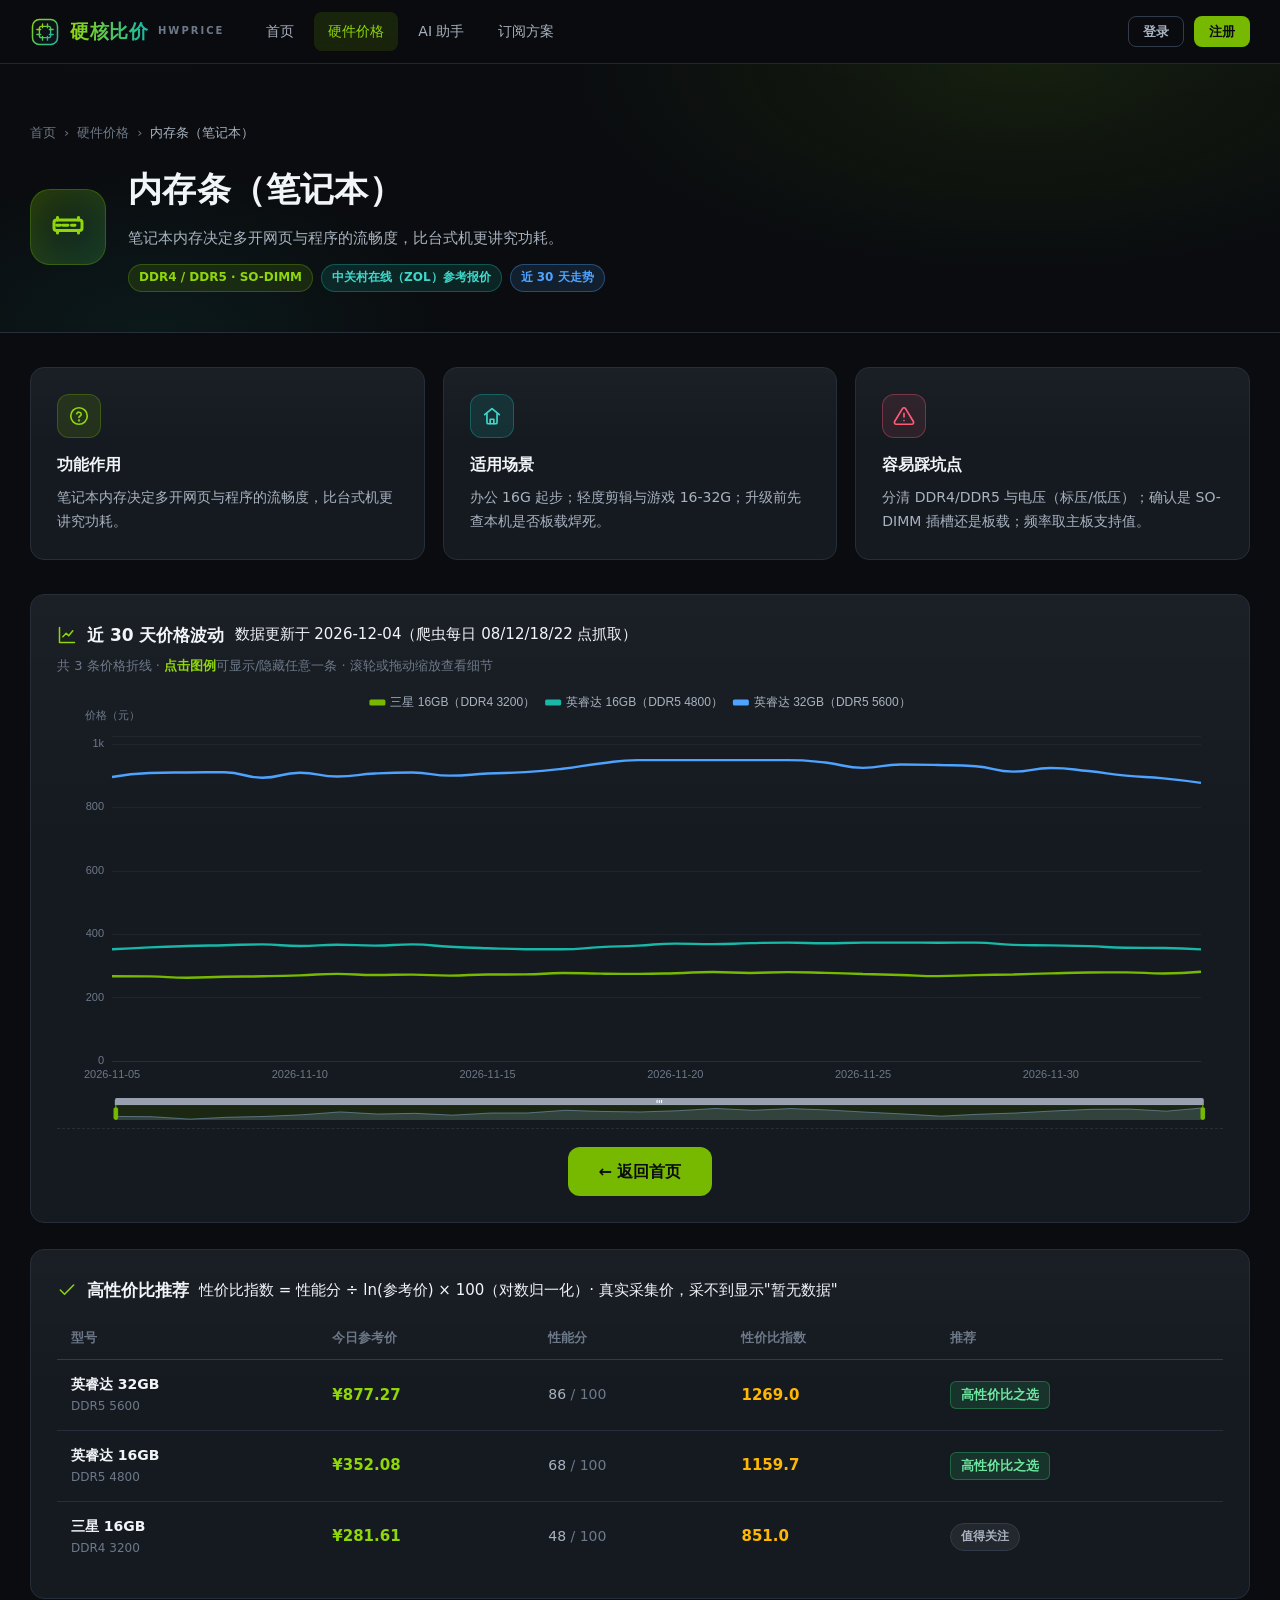
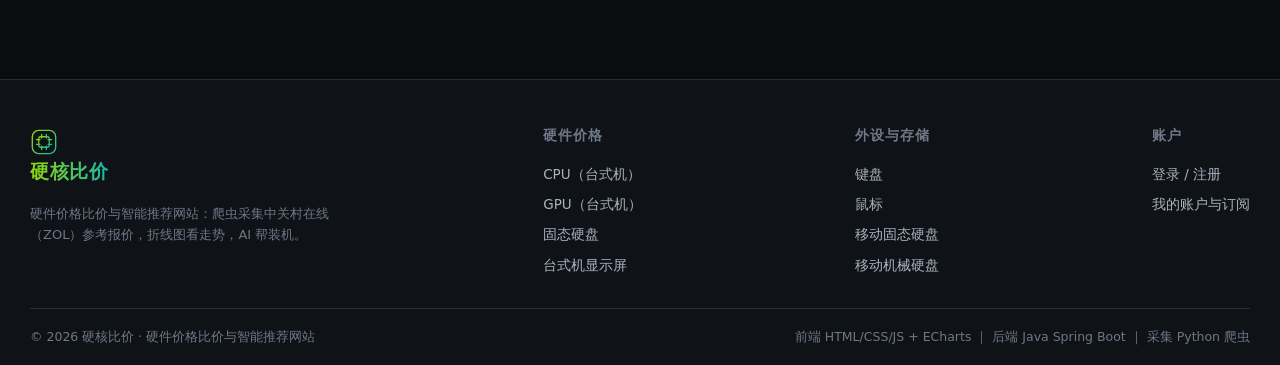
<file: 笔记本内存/neichun bookpc.html>
<!DOCTYPE html>
<html lang="zh-CN">
<head>
  <meta charset="UTF-8">
  <meta name="viewport" content="width=device-width, initial-scale=1.0">
  <title>内存条（笔记本） 价格走势 · 硬核比价</title>
  <link rel="icon" type="image/svg+xml" href="../assets/img/favicon.svg">
  <link rel="stylesheet" href="../assets/css/common.css">
  <link rel="stylesheet" href="css/price.css">
</head>
<body data-type="mem_laptop">

<header class="site-header">
  <div class="container header-inner">
    <a class="brand" href="../首页/shouye.html">
      <img src="../assets/img/logo.svg" alt="logo">
      <span class="brand-name">硬核比价</span><span class="brand-sub">HWPRICE</span>
    </a>
    <nav class="nav">
      <a class="nav-link" href="../首页/shouye.html">首页</a>
      <a class="nav-link active" href="../首页/shouye.html#categories">硬件价格</a>
      <a class="nav-link" href="#" onclick="return HW_AIBtn(event)">AI 助手</a>
      <a class="nav-link" href="../账户/gerenxingxi.html#plans">订阅方案</a>
    </nav>
    <div class="header-right" id="headerRight"></div>
  </div>
</header>

<main id="hwMain">
  <!-- ===== 标题区 ===== -->
  <section class="hw-hero">
    <div class="container">
      <div class="crumb">
        <a href="../首页/shouye.html">首页</a><span>›</span>
        <a href="../首页/shouye.html#categories">硬件价格</a><span>›</span>
        <span style="color:var(--text-2)" id="crumbName">内存条（笔记本）</span>
      </div>
      <div class="hw-hero-inner">
        <div class="hw-icon"><svg viewBox="0 0 24 24" fill="none" stroke="currentColor" stroke-width="1.7" stroke-linecap="round"><rect x="4" y="8" width="16" height="6" rx="1.5"/><path d="M5.5 11h2M9 11h3M14 11h2M6 8v-1.5M18 8v-1.5M6 14v1.5M18 14v1.5"/></svg></div>
        <div>
          <h1 id="hwTitle">内存条（笔记本）</h1>
          <p class="tagline" id="hwTagline">加载中…</p>
          <div class="meta">
            <span class="tag">DDR4 / DDR5 · SO-DIMM</span>
            <span class="tag teal">中关村在线（ZOL）参考报价</span>
            <span class="tag blue">近 30 天走势</span>
          </div>
        </div>
      </div>
    </div>
  </section>

  <div class="container">
    <!-- ===== 功能作用 / 适用场景 / 易踩坑点 ===== -->
    <div class="info-grid">
      <div class="card info-card">
        <div class="ico"><svg viewBox="0 0 24 24" fill="none" stroke="currentColor" stroke-width="1.8" stroke-linecap="round" stroke-linejoin="round"><circle cx="12" cy="12" r="9"/><path d="M9.5 9.5a2.6 2.6 0 0 1 5 .6c0 1.8-2.5 1.9-2.5 3.4"/><circle cx="12" cy="16.8" r=".4" fill="currentColor"/></svg></div>
        <h3>功能作用</h3>
        <p id="funcText">加载中…</p>
      </div>
      <div class="card info-card teal">
        <div class="ico"><svg viewBox="0 0 24 24" fill="none" stroke="currentColor" stroke-width="1.8" stroke-linecap="round" stroke-linejoin="round"><path d="M4 10.5L12 4l8 6.5"/><path d="M6.5 9.5V19a1.5 1.5 0 0 0 1.5 1.5h8a1.5 1.5 0 0 0 1.5-1.5V9.5"/><path d="M10 20.5v-5h4v5"/></svg></div>
        <h3>适用场景</h3>
        <p id="sceneText">加载中…</p>
      </div>
      <div class="card info-card rose">
        <div class="ico"><svg viewBox="0 0 24 24" fill="none" stroke="currentColor" stroke-width="1.8" stroke-linecap="round" stroke-linejoin="round"><path d="M10.3 3.9L1.8 18a2 2 0 0 0 1.7 3h17a2 2 0 0 0 1.7-3L13.7 3.9a2 2 0 0 0-3.4 0z"/><path d="M12 9v4M12 17h.01"/></svg></div>
        <h3>容易踩坑点</h3>
        <p id="pitfallText">加载中…</p>
      </div>
    </div>

    <!-- ===== 价格波动折线图 ===== -->
    <div class="card chart-card">
      <div class="chart-toolbar">
        <span class="card-title">
          <svg viewBox="0 0 24 24" fill="none" stroke="currentColor" stroke-width="1.8" stroke-linecap="round" stroke-linejoin="round"><path d="M3 3v18h18"/><path d="M7 14l4-4 3 3 5-6"/></svg>
          近 30 天价格波动
        </span>
        <span class="sub" id="updateTime"></span>
      </div>
      <p class="chart-hint" id="legendHint">数据加载中…</p>
      <div id="chartBox" class="skeleton" style="height:430px;margin-top:14px"></div>
      <div class="back-row">
        <a class="btn btn-primary btn-lg" href="../首页/shouye.html">← 返回首页</a>
      </div>
    </div>

    <!-- ===== 高性价比推荐 ===== -->
    <div class="card reco-card">
      <div class="chart-toolbar">
        <span class="card-title">
          <svg viewBox="0 0 24 24" fill="none" stroke="currentColor" stroke-width="1.8" stroke-linecap="round" stroke-linejoin="round"><path d="M20 6L9 17l-5-5"/></svg>
          高性价比推荐
        </span>
        <span class="sub">性价比指数 = 性能分 ÷ ln(参考价) × 100（对数归一化）· 真实采集价，采不到显示"暂无数据"</span>
      </div>
      <div class="table-wrap" style="margin-top:14px">
        <table class="data">
          <thead>
            <tr>
              <th>型号</th>
              <th>今日参考价</th>
              <th>性能分</th>
              <th>性价比指数</th>
              <th>推荐</th>
            </tr>
          </thead>
          <tbody id="recommendBody">
            <tr><td colspan="5" style="text-align:center;color:var(--text-3)">加载中…</td></tr>
          </tbody>
        </table>
      </div>
    </div>
  </div>
</main>

<footer class="site-footer">
  <div class="container">
    <div class="footer-inner">
      <div class="footer-col" style="max-width:300px">
        <a class="brand" href="../首页/shouye.html"><img src="../assets/img/logo.svg" alt="logo" style="width:28px;height:28px"><span class="brand-name">硬核比价</span></a>
        <p style="color:var(--text-3);font-size:13px;margin-top:12px">硬件价格比价与智能推荐网站：爬虫采集中关村在线（ZOL）参考报价，折线图看走势，AI 帮装机。</p>
      </div>
      <div class="footer-col">
        <h4>硬件价格</h4>
        <a href="../CPU/cpu.html">CPU（台式机）</a>
        <a href="../GPU/gpu.html">GPU（台式机）</a>
        <a href="../固态硬盘/gutai.html">固态硬盘</a>
        <a href="../显示屏/xianshiping.html">台式机显示屏</a>
      </div>
      <div class="footer-col">
        <h4>外设与存储</h4>
        <a href="../键盘/jianpan.html">键盘</a>
        <a href="../鼠标/shubiao.html">鼠标</a>
        <a href="../移动便携固态硬盘/yidong%20gutaiyingpan.html">移动固态硬盘</a>
        <a href="../移动便携机械硬盘/yidong%20jixieyingpan.html">移动机械硬盘</a>
      </div>
      <div class="footer-col">
        <h4>账户</h4>
        <a href="../登录界面/denlu.html">登录 / 注册</a>
        <a href="../账户/gerenxingxi.html">我的账户与订阅</a>
      </div>
    </div>
    <div class="footer-bottom">
      <span>© 2026 硬核比价 · 硬件价格比价与智能推荐网站</span>
      <span>前端 HTML/CSS/JS + ECharts ｜ 后端 Java Spring Boot ｜ 采集 Python 爬虫</span>
    </div>
  </div>
</footer>

<script src="../assets/js/config.js"></script>
<script src="../assets/js/data.js"></script>
<script src="../assets/js/ui.js"></script>
<script src="../assets/js/api.js"></script>
<script src="../assets/js/auth.js"></script>
<script src="../assets/js/quota.v3.js"></script>
<script src="../assets/js/ai.js"></script>
<script src="../assets/js/vendor/echarts.min.js"></script>
<script src="../assets/js/chart.js"></script>
<script src="js/page.js"></script>
<script src="../assets/js/price-page.js"></script>
</body>
</html>
</file>
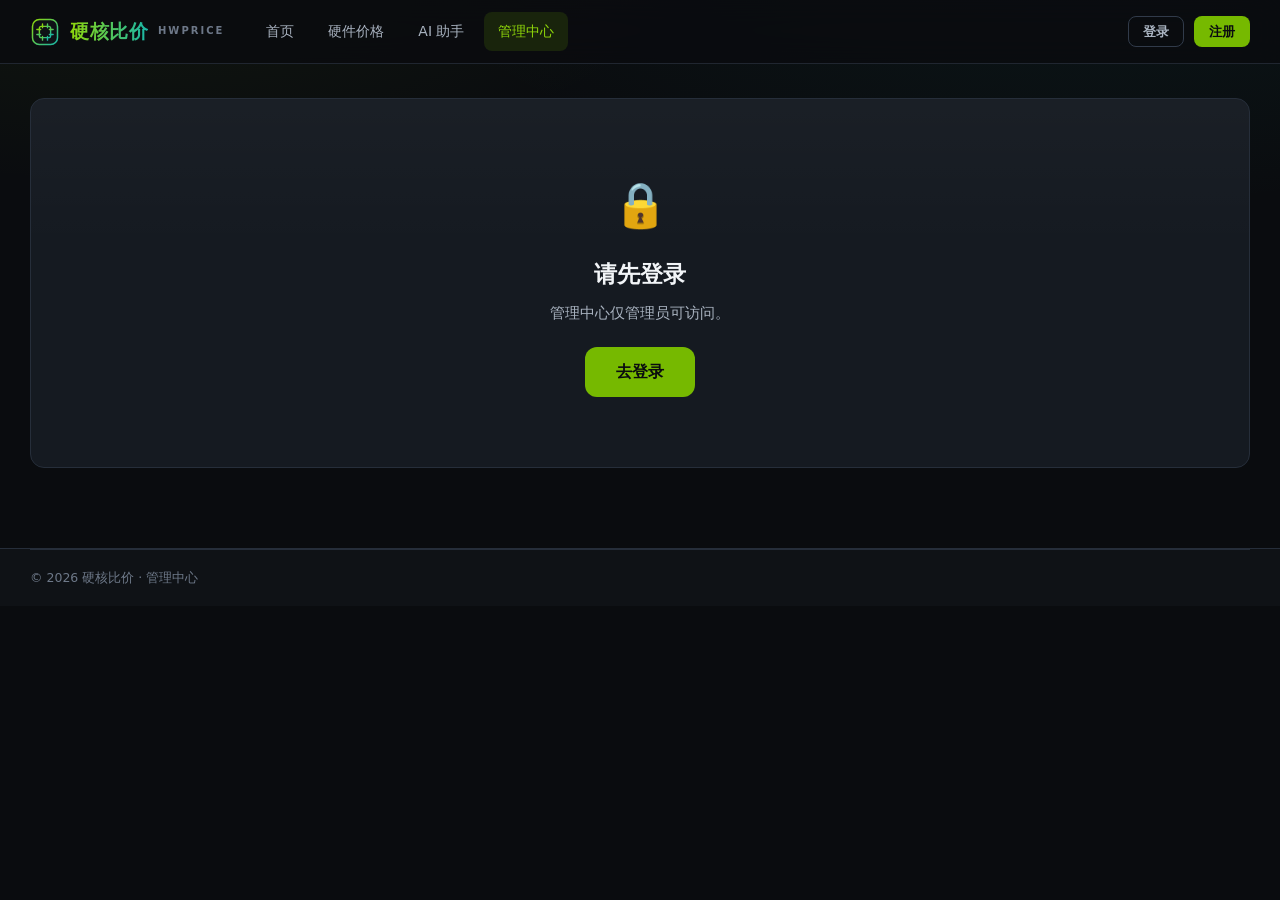
<file: 管理/guanli.html>
<!DOCTYPE html>
<html lang="zh-CN">
<head>
  <meta charset="UTF-8">
  <meta name="viewport" content="width=device-width, initial-scale=1.0">
  <title>管理中心 · 硬核比价</title>
  <link rel="icon" type="image/svg+xml" href="../assets/img/favicon.svg">
  <link rel="stylesheet" href="../assets/css/common.css">
  <link rel="stylesheet" href="css/guanli.css">
</head>
<body>

<header class="site-header">
  <div class="container header-inner">
    <a class="brand" href="../首页/shouye.html">
      <img src="../assets/img/logo.svg" alt="logo">
      <span class="brand-name">硬核比价</span><span class="brand-sub">HWPRICE</span>
    </a>
    <nav class="nav">
      <a class="nav-link" href="../首页/shouye.html">首页</a>
      <a class="nav-link" href="../首页/shouye.html#categories">硬件价格</a>
      <a class="nav-link" href="#" id="navAi">AI 助手</a>
      <a class="nav-link active" href="guanli.html">管理中心</a>
    </nav>
    <div class="header-right" id="headerRight"></div>
  </div>
</header>

<main class="container" style="padding-top:34px">
  <!-- 未登录 -->
  <div class="card" id="loginGuard" style="display:none;text-align:center;padding:70px 20px">
    <div style="font-size:44px;margin-bottom:14px">🔒</div>
    <h2 style="margin-bottom:8px">请先登录</h2>
    <p style="color:var(--text-2);margin-bottom:22px">管理中心仅管理员可访问。</p>
    <a class="btn btn-primary btn-lg" href="../登录界面/denlu.html">去登录</a>
  </div>

  <!-- 非管理员 -->
  <div class="card" id="adminGuard" style="display:none;text-align:center;padding:70px 20px">
    <div style="font-size:44px;margin-bottom:14px">⛔</div>
    <h2 style="margin-bottom:8px">没有权限</h2>
    <p style="color:var(--text-2);margin-bottom:22px">当前账号不是管理员，无法访问管理中心。</p>
    <a class="btn btn-ghost btn-lg" href="../首页/shouye.html">返回首页</a>
  </div>

  <div id="adminMain" style="display:none">
    <h1 class="admin-title">管理中心</h1>

    <!-- ===== 爬虫控制 ===== -->
    <div class="card">
      <div class="card-title">
        <svg viewBox="0 0 24 24" fill="none" stroke="currentColor" stroke-width="1.8" stroke-linecap="round" stroke-linejoin="round"><circle cx="12" cy="12" r="3"/><path d="M12 2v3M12 19v3M2 12h3M19 12h3M4.9 4.9l2.2 2.2M16.9 16.9l2.2 2.2M19.1 4.9l-2.2 2.2M7.1 16.9l-2.2 2.2"/></svg>
        爬虫控制
        <span class="sub">只采集真实价；错配/偏差超 ±30% 自动丢弃，采不到显示"暂无数据"</span>
      </div>
      <div class="crawler-row">
        <button class="btn btn-primary btn-lg" id="crawlBtn">▶ 启动爬虫</button>
        <span class="crawler-state" id="crawlerState">状态加载中…</span>
      </div>
      <div class="crawler-row" id="crawlerScheduleRow">
        <button class="btn btn-ghost btn-lg" style="border-color:#0e7490;color:#0e7490" id="crawlerScheduleBtn">🕐 开启定时抓取（每日 08/12/18/22 点）</button>
        <button class="btn btn-ghost btn-lg" style="border-color:#dc2626;color:#dc2626;display:none" id="crawlerScheduleStopBtn">⏹ 停止定时抓取</button>
        <span class="crawler-state" id="crawlerScheduleState">--</span>
      </div>
      <div id="crawlerScheduleHint">定时抓取适合服务器长期运行：开启后进程常驻，每日 08:00 / 12:00 / 18:00 / 22:00 各抓一轮；重启后端后需重新开启。单轮"启动爬虫"与定时抓取互不影响。</div>
      <div class="stat-grid" id="crawlerStats">
        <div class="stat"><div class="stat-num" id="stTime">--</div><div class="stat-label">最近一轮</div></div>
        <div class="stat"><div class="stat-num" id="stParsed">--</div><div class="stat-label">解析条数</div></div>
        <div class="stat"><div class="stat-num" id="stWritten">--</div><div class="stat-label">写入价格</div></div>
        <div class="stat"><div class="stat-num" id="stCarry">--</div><div class="stat-label">沿用上一真实价</div></div>
        <div class="stat"><div class="stat-num" id="stNoData">--</div><div class="stat-label">暂无数据</div></div>
      </div>
    </div>

    <!-- ===== AI API 配置（免费 / 付费两档分开管理） ===== -->
    <div class="card">
      <div class="card-title">
        <svg viewBox="0 0 24 24" fill="none" stroke="currentColor" stroke-width="1.8" stroke-linecap="round" stroke-linejoin="round"><path d="M12 2l2.4 5.6L20 10l-5.6 2.4L12 18l-2.4-5.6L4 10l5.6-2.4z"/></svg>
        AI 对话端 API 接入（免费 / 付费分开）
        <span class="sub">免费账户与付费账户各用一套 API，分别保存、即时生效；某档密钥留空 = 该档回落本地演示模型。无任何默认地址：填写密钥时接口地址与模型名必填。</span>
      </div>
      <div class="ai-form">
        <div class="ai-tier">
          <h4 class="ai-tier-title">免费账户 API<span class="ai-tier-tag">FREE</span></h4>
          <div class="field">
            <label>API 密钥（留空 = 免费账户使用本地演示模型）</label>
            <input class="input" id="aiFreeKey" type="password" placeholder="sk-..." autocomplete="off">
            <div class="hint" id="aiFreeHint">当前：未配置（使用本地演示模型）</div>
          </div>
          <div class="field">
            <label>接口地址（填写密钥时必填，无默认地址）</label>
            <input class="input" id="aiFreeBase" type="text" placeholder="OpenAI 兼容网关地址，如 DeepSeek/通义/Kimi 的 v1 地址" autocomplete="off">
          </div>
          <div class="field">
            <label>模型名（填写密钥时必填，无默认模型）</label>
            <input class="input" id="aiFreeModel" type="text" placeholder="如 deepseek-chat / qwen-plus / glm-4 ..." autocomplete="off">
          </div>
          <button class="btn btn-primary" id="aiFreeSaveBtn">保存免费账户 API</button>
        </div>
        <div class="ai-tier">
          <h4 class="ai-tier-title">付费账户 API<span class="ai-tier-tag">PAID</span></h4>
          <div class="field">
            <label>API 密钥（留空 = 付费账户使用本地演示模型）</label>
            <input class="input" id="aiPaidKey" type="password" placeholder="sk-..." autocomplete="off">
            <div class="hint" id="aiPaidHint">当前：未配置（使用本地演示模型）</div>
          </div>
          <div class="field">
            <label>接口地址（填写密钥时必填，无默认地址）</label>
            <input class="input" id="aiPaidBase" type="text" placeholder="OpenAI 兼容网关地址，如 DeepSeek/通义/Kimi 的 v1 地址" autocomplete="off">
          </div>
          <div class="field">
            <label>模型名（填写密钥时必填，无默认模型）</label>
            <input class="input" id="aiPaidModel" type="text" placeholder="如 deepseek-chat / qwen-plus / glm-4 ..." autocomplete="off">
          </div>
          <button class="btn btn-primary" id="aiPaidSaveBtn">保存付费账户 API</button>
        </div>
      </div>
    </div>

    <!-- ===== 后端服务管理（仅根管理员 Controler 可见） ===== -->
    <div class="card" id="backendCard" style="display:none">
      <div class="card-title">
        <svg viewBox="0 0 24 24" fill="none" stroke="currentColor" stroke-width="1.8" stroke-linecap="round" stroke-linejoin="round"><rect x="3" y="4" width="18" height="12" rx="2"/><path d="M8 20h8M12 16v4"/></svg>
        后端服务（仅根管理员）
        <span class="sub">启动/重启后端服务；后端未运行时请直接运行项目根目录的 start-backend.bat（Windows）或 ./start-backend.sh（Linux 服务器）</span>
      </div>
      <div class="crawler-row">
        <button class="btn btn-ghost btn-lg" style="border-color:#b45309;color:#b45309" id="backendRestartBtn">↻ 重启后端服务</button>
        <span class="crawler-state" id="backendState">状态加载中…</span>
      </div>
      <div class="stat-grid" id="backendStats">
        <div class="stat"><div class="stat-num" id="bkPid">--</div><div class="stat-label">进程 PID</div></div>
        <div class="stat"><div class="stat-num" id="bkStart">--</div><div class="stat-label">启动时间</div></div>
        <div class="stat"><div class="stat-num" id="bkUp">--</div><div class="stat-label">已运行</div></div>
        <div class="stat"><div class="stat-num" id="bkJava">--</div><div class="stat-label">Java 版本</div></div>
        <div class="stat"><div class="stat-num" id="bkOs">--</div><div class="stat-label">操作系统</div></div>
      </div>
    </div>

    <!-- ===== 用户管理 ===== -->
    <div class="card">
      <div class="card-title">
        <svg viewBox="0 0 24 24" fill="none" stroke="currentColor" stroke-width="1.8" stroke-linecap="round" stroke-linejoin="round"><circle cx="9" cy="8" r="3.5"/><path d="M2.5 20c.8-3.6 3.4-5.5 6.5-5.5s5.7 1.9 6.5 5.5"/><path d="M16 4.5a3.5 3.5 0 0 1 0 7M18 15c2 .7 3.3 2.2 3.7 5"/></svg>
        用户管理
        <span class="sub">可直接删除 / 修改用户（改角色、重置密码）；根管理员 Controler 受保护</span>
      </div>
      <div class="table-wrap" style="margin-top:14px">
        <table class="data">
          <thead>
            <tr>
              <th>ID</th><th>用户名</th><th>角色</th><th>套餐</th><th>注册时间</th><th style="width:260px">操作</th>
            </tr>
          </thead>
          <tbody id="userBody">
            <tr><td colspan="6" style="text-align:center;color:var(--text-3)">加载中…</td></tr>
          </tbody>
        </table>
      </div>
    </div>
  </div>
</main>

<footer class="site-footer">
  <div class="container">
    <div class="footer-bottom">
      <span>© 2026 硬核比价 · 管理中心</span>
    </div>
  </div>
</footer>

<script src="../assets/js/config.js"></script>
<script src="../assets/js/data.js"></script>
<script src="../assets/js/ui.js"></script>
<script src="../assets/js/api.js"></script>
<script src="../assets/js/auth.js"></script>
<script src="js/guanli.js"></script>
</body>
</html>
</file>
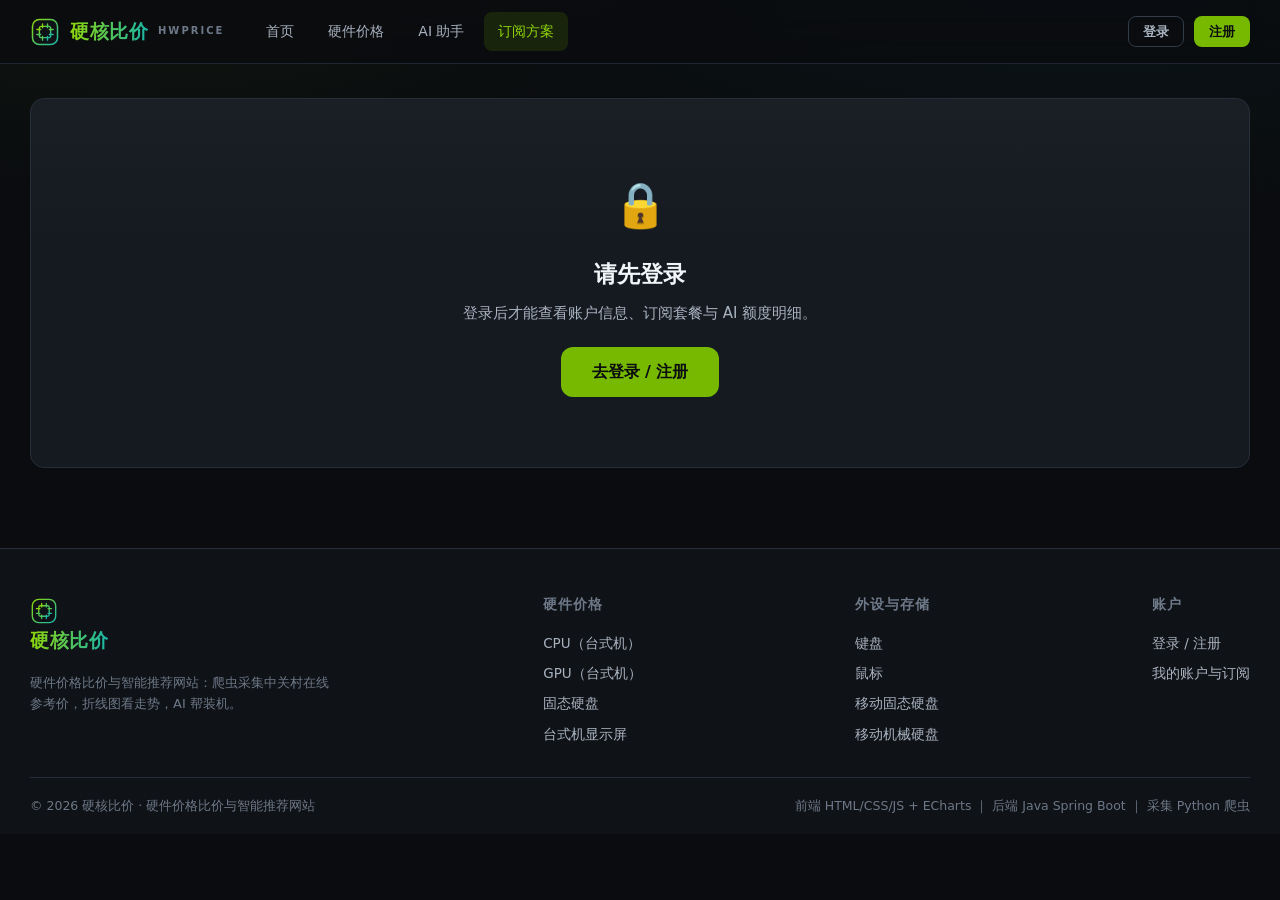
<file: 账户/gerenxingxi.html>
<!DOCTYPE html>
<html lang="zh-CN">
<head>
  <meta charset="UTF-8">
  <meta name="viewport" content="width=device-width, initial-scale=1.0">
  <title>我的账户与订阅 · 硬核比价</title>
  <link rel="icon" type="image/svg+xml" href="../assets/img/favicon.svg">
  <link rel="stylesheet" href="../assets/css/common.css">
  <link rel="stylesheet" href="css/account.css">
</head>
<body>

<header class="site-header">
  <div class="container header-inner">
    <a class="brand" href="../首页/shouye.html">
      <img src="../assets/img/logo.svg" alt="logo">
      <span class="brand-name">硬核比价</span><span class="brand-sub">HWPRICE</span>
    </a>
    <nav class="nav">
      <a class="nav-link" href="../首页/shouye.html">首页</a>
      <a class="nav-link" href="../首页/shouye.html#categories">硬件价格</a>
      <a class="nav-link" href="#" id="navAi">AI 助手</a>
      <a class="nav-link active" href="gerenxingxi.html#plans">订阅方案</a>
    </nav>
    <div class="header-right" id="headerRight"></div>
  </div>
</header>

<main class="container" style="padding-top:34px">
  <!-- 未登录提示 -->
  <div class="card" id="loginGuard" style="display:none;text-align:center;padding:70px 20px">
    <div style="font-size:44px;margin-bottom:14px">🔒</div>
    <h2 style="margin-bottom:8px">请先登录</h2>
    <p style="color:var(--text-2);margin-bottom:22px">登录后才能查看账户信息、订阅套餐与 AI 额度明细。</p>
    <a class="btn btn-primary btn-lg" href="../登录界面/denlu.html">去登录 / 注册</a>
  </div>

  <div id="accountMain">
    <!-- 用户信息 -->
    <div class="acct-hero">
      <div class="avatar" id="avatarBox">U</div>
      <div class="acct-hero-info">
        <h1 id="acctName">--</h1>
        <div class="acct-meta">
          <span class="tag" id="acctPlanTag">--</span>
          <span class="tag plain">注册用户</span>
          <span class="tag blue" id="acctExpire">--</span>
        </div>
      </div>
      <div class="acct-hero-side">
        <a class="btn btn-ghost btn-sm" href="#plans">查看订阅方案 ↓</a>
      </div>
    </div>

    <!-- 当前订阅 + 额度进度 -->
    <div class="acct-grid">
      <div class="card">
        <div class="card-title">
          <svg viewBox="0 0 24 24" fill="none" stroke="currentColor" stroke-width="1.8" stroke-linecap="round" stroke-linejoin="round"><path d="M12 2l2.4 5.6L20 10l-5.6 2.4L12 18l-2.4-5.6L4 10l5.6-2.4z"/></svg>
          当前订阅
        </div>
        <div class="sub-card" id="subCard">加载中…</div>
      </div>

      <div class="card">
        <div class="card-title">
          <svg viewBox="0 0 24 24" fill="none" stroke="currentColor" stroke-width="1.8" stroke-linecap="round" stroke-linejoin="round"><circle cx="12" cy="12" r="9"/><path d="M12 7v5l3.5 2"/></svg>
          AI 使用额度
        </div>
        <div class="quota-blocks" id="quotaBlocks">加载中…</div>
      </div>
    </div>

    <!-- 订阅方案 -->
    <div class="card" id="plans" style="margin-top:24px">
      <div class="card-title">
        <svg viewBox="0 0 24 24" fill="none" stroke="currentColor" stroke-width="1.8" stroke-linecap="round" stroke-linejoin="round"><path d="M12 2v20M17 6H9.5a2.5 2.5 0 0 0 0 5h5a2.5 2.5 0 0 1 0 5H6"/></svg>
        订阅方案
        <span class="sub" id="planDemoSub" style="display:none">比赛演示模式：订阅即激活，跳过支付环节</span>
      </div>
      <div class="plan-grid" id="planGrid" style="margin-top:18px"></div>
    </div>

    <!-- 额度消耗明细 -->
    <div class="card" style="margin-top:24px">
      <div class="card-title">
        <svg viewBox="0 0 24 24" fill="none" stroke="currentColor" stroke-width="1.8" stroke-linecap="round" stroke-linejoin="round"><path d="M3 3v18h18"/><path d="M7 13l3-3 3 3 5-6"/></svg>
        额度消耗明细
        <span class="sub">每次 AI 问答扣减记录（文本 1 次 / 含图 2 次）</span>
      </div>
      <div class="table-wrap" style="margin-top:14px">
        <table class="data">
          <thead>
            <tr>
              <th>时间</th>
              <th>类型</th>
              <th>消耗额度</th>
              <th>提问内容</th>
            </tr>
          </thead>
          <tbody id="logBody">
            <tr><td colspan="4" style="text-align:center;color:var(--text-3)">加载中…</td></tr>
          </tbody>
        </table>
      </div>
      <div class="pager" id="logPager" style="display:none">
        <button class="btn btn-ghost btn-sm" id="logPrev">‹ 上一页</button>
        <span id="logPageInfo">1 / 1</span>
        <button class="btn btn-ghost btn-sm" id="logNext">下一页 ›</button>
      </div>
    </div>
  </div>
</main>

<footer class="site-footer">
  <div class="container">
    <div class="footer-inner">
      <div class="footer-col" style="max-width:300px">
        <a class="brand" href="../首页/shouye.html"><img src="../assets/img/logo.svg" alt="logo" style="width:28px;height:28px"><span class="brand-name">硬核比价</span></a>
        <p style="color:var(--text-3);font-size:13px;margin-top:12px">硬件价格比价与智能推荐网站：爬虫采集中关村在线参考价，折线图看走势，AI 帮装机。</p>
      </div>
      <div class="footer-col">
        <h4>硬件价格</h4>
        <a href="../CPU/cpu.html">CPU（台式机）</a>
        <a href="../GPU/gpu.html">GPU（台式机）</a>
        <a href="../固态硬盘/gutai.html">固态硬盘</a>
        <a href="../显示屏/xianshiping.html">台式机显示屏</a>
      </div>
      <div class="footer-col">
        <h4>外设与存储</h4>
        <a href="../键盘/jianpan.html">键盘</a>
        <a href="../鼠标/shubiao.html">鼠标</a>
        <a href="../移动便携固态硬盘/yidong%20gutaiyingpan.html">移动固态硬盘</a>
        <a href="../移动便携机械硬盘/yidong%20jixieyingpan.html">移动机械硬盘</a>
      </div>
      <div class="footer-col">
        <h4>账户</h4>
        <a href="../登录界面/denlu.html">登录 / 注册</a>
        <a href="gerenxingxi.html">我的账户与订阅</a>
      </div>
    </div>
    <div class="footer-bottom">
      <span>© 2026 硬核比价 · 硬件价格比价与智能推荐网站</span>
      <span>前端 HTML/CSS/JS + ECharts ｜ 后端 Java Spring Boot ｜ 采集 Python 爬虫</span>
    </div>
  </div>
</footer>

<script src="../assets/js/config.js"></script>
<script src="../assets/js/data.js"></script>
<script src="../assets/js/ui.js"></script>
<script src="../assets/js/api.js"></script>
<script src="../assets/js/auth.js"></script>
<script src="../assets/js/quota.v3.js"></script>
<script src="../assets/js/ai.js"></script>
<script src="js/account.js"></script>
</body>
</html>
</file>
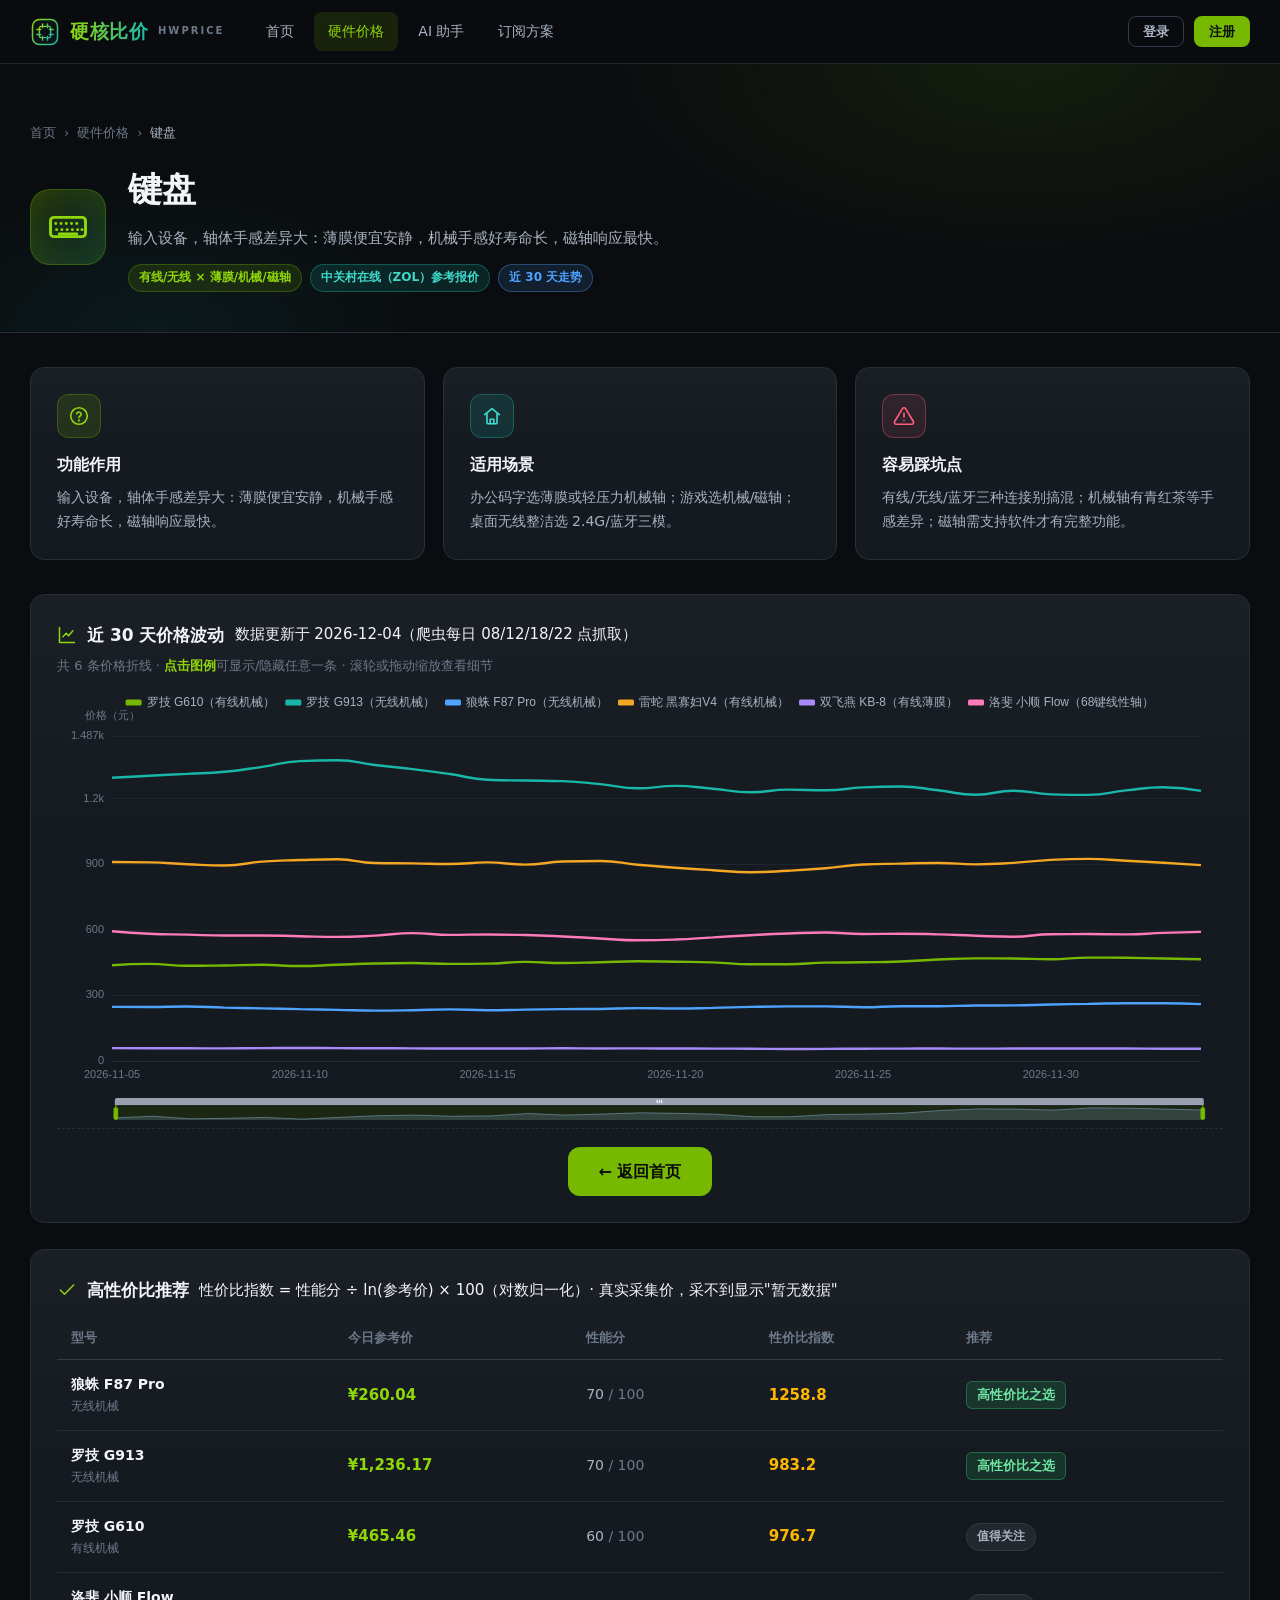
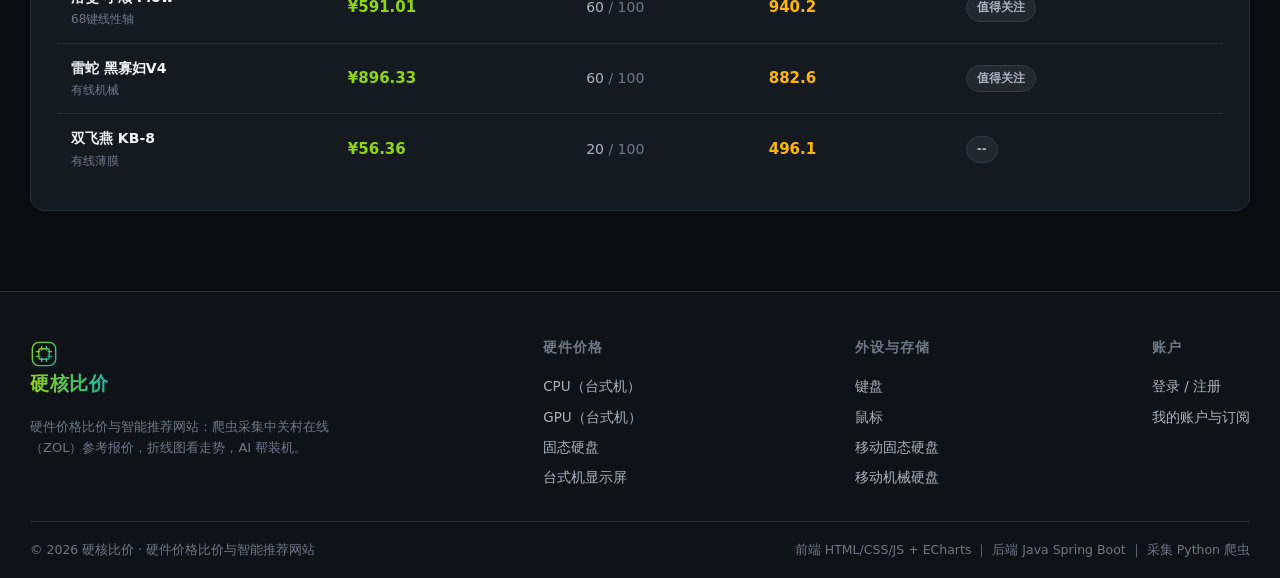
<file: 键盘/jianpan.html>
<!DOCTYPE html>
<html lang="zh-CN">
<head>
  <meta charset="UTF-8">
  <meta name="viewport" content="width=device-width, initial-scale=1.0">
  <title>键盘 价格走势 · 硬核比价</title>
  <link rel="icon" type="image/svg+xml" href="../assets/img/favicon.svg">
  <link rel="stylesheet" href="../assets/css/common.css">
  <link rel="stylesheet" href="css/price.css">
</head>
<body data-type="keyboard">

<header class="site-header">
  <div class="container header-inner">
    <a class="brand" href="../首页/shouye.html">
      <img src="../assets/img/logo.svg" alt="logo">
      <span class="brand-name">硬核比价</span><span class="brand-sub">HWPRICE</span>
    </a>
    <nav class="nav">
      <a class="nav-link" href="../首页/shouye.html">首页</a>
      <a class="nav-link active" href="../首页/shouye.html#categories">硬件价格</a>
      <a class="nav-link" href="#" onclick="return HW_AIBtn(event)">AI 助手</a>
      <a class="nav-link" href="../账户/gerenxingxi.html#plans">订阅方案</a>
    </nav>
    <div class="header-right" id="headerRight"></div>
  </div>
</header>

<main id="hwMain">
  <!-- ===== 标题区 ===== -->
  <section class="hw-hero">
    <div class="container">
      <div class="crumb">
        <a href="../首页/shouye.html">首页</a><span>›</span>
        <a href="../首页/shouye.html#categories">硬件价格</a><span>›</span>
        <span style="color:var(--text-2)" id="crumbName">键盘</span>
      </div>
      <div class="hw-hero-inner">
        <div class="hw-icon"><svg viewBox="0 0 24 24" fill="none" stroke="currentColor" stroke-width="1.7" stroke-linecap="round"><rect x="2" y="6.5" width="20" height="11" rx="2"/><path d="M5 10h.01M8 10h.01M11 10h.01M14 10h.01M17 10h.01M5.5 13.5h.01M8.5 13.5h.01M11.5 13.5h.01M14.5 13.5h.01M17.5 13.5h.01M20 13.5h.01M7 16h10"/></svg></div>
        <div>
          <h1 id="hwTitle">键盘</h1>
          <p class="tagline" id="hwTagline">加载中…</p>
          <div class="meta">
            <span class="tag">有线/无线 × 薄膜/机械/磁轴</span>
            <span class="tag teal">中关村在线（ZOL）参考报价</span>
            <span class="tag blue">近 30 天走势</span>
          </div>
        </div>
      </div>
    </div>
  </section>

  <div class="container">
    <!-- ===== 功能作用 / 适用场景 / 易踩坑点 ===== -->
    <div class="info-grid">
      <div class="card info-card">
        <div class="ico"><svg viewBox="0 0 24 24" fill="none" stroke="currentColor" stroke-width="1.8" stroke-linecap="round" stroke-linejoin="round"><circle cx="12" cy="12" r="9"/><path d="M9.5 9.5a2.6 2.6 0 0 1 5 .6c0 1.8-2.5 1.9-2.5 3.4"/><circle cx="12" cy="16.8" r=".4" fill="currentColor"/></svg></div>
        <h3>功能作用</h3>
        <p id="funcText">加载中…</p>
      </div>
      <div class="card info-card teal">
        <div class="ico"><svg viewBox="0 0 24 24" fill="none" stroke="currentColor" stroke-width="1.8" stroke-linecap="round" stroke-linejoin="round"><path d="M4 10.5L12 4l8 6.5"/><path d="M6.5 9.5V19a1.5 1.5 0 0 0 1.5 1.5h8a1.5 1.5 0 0 0 1.5-1.5V9.5"/><path d="M10 20.5v-5h4v5"/></svg></div>
        <h3>适用场景</h3>
        <p id="sceneText">加载中…</p>
      </div>
      <div class="card info-card rose">
        <div class="ico"><svg viewBox="0 0 24 24" fill="none" stroke="currentColor" stroke-width="1.8" stroke-linecap="round" stroke-linejoin="round"><path d="M10.3 3.9L1.8 18a2 2 0 0 0 1.7 3h17a2 2 0 0 0 1.7-3L13.7 3.9a2 2 0 0 0-3.4 0z"/><path d="M12 9v4M12 17h.01"/></svg></div>
        <h3>容易踩坑点</h3>
        <p id="pitfallText">加载中…</p>
      </div>
    </div>

    <!-- ===== 价格波动折线图 ===== -->
    <div class="card chart-card">
      <div class="chart-toolbar">
        <span class="card-title">
          <svg viewBox="0 0 24 24" fill="none" stroke="currentColor" stroke-width="1.8" stroke-linecap="round" stroke-linejoin="round"><path d="M3 3v18h18"/><path d="M7 14l4-4 3 3 5-6"/></svg>
          近 30 天价格波动
        </span>
        <span class="sub" id="updateTime"></span>
      </div>
      <p class="chart-hint" id="legendHint">数据加载中…</p>
      <div id="chartBox" class="skeleton" style="height:430px;margin-top:14px"></div>
      <div class="back-row">
        <a class="btn btn-primary btn-lg" href="../首页/shouye.html">← 返回首页</a>
      </div>
    </div>

    <!-- ===== 高性价比推荐 ===== -->
    <div class="card reco-card">
      <div class="chart-toolbar">
        <span class="card-title">
          <svg viewBox="0 0 24 24" fill="none" stroke="currentColor" stroke-width="1.8" stroke-linecap="round" stroke-linejoin="round"><path d="M20 6L9 17l-5-5"/></svg>
          高性价比推荐
        </span>
        <span class="sub">性价比指数 = 性能分 ÷ ln(参考价) × 100（对数归一化）· 真实采集价，采不到显示"暂无数据"</span>
      </div>
      <div class="table-wrap" style="margin-top:14px">
        <table class="data">
          <thead>
            <tr>
              <th>型号</th>
              <th>今日参考价</th>
              <th>性能分</th>
              <th>性价比指数</th>
              <th>推荐</th>
            </tr>
          </thead>
          <tbody id="recommendBody">
            <tr><td colspan="5" style="text-align:center;color:var(--text-3)">加载中…</td></tr>
          </tbody>
        </table>
      </div>
    </div>
  </div>
</main>

<footer class="site-footer">
  <div class="container">
    <div class="footer-inner">
      <div class="footer-col" style="max-width:300px">
        <a class="brand" href="../首页/shouye.html"><img src="../assets/img/logo.svg" alt="logo" style="width:28px;height:28px"><span class="brand-name">硬核比价</span></a>
        <p style="color:var(--text-3);font-size:13px;margin-top:12px">硬件价格比价与智能推荐网站：爬虫采集中关村在线（ZOL）参考报价，折线图看走势，AI 帮装机。</p>
      </div>
      <div class="footer-col">
        <h4>硬件价格</h4>
        <a href="../CPU/cpu.html">CPU（台式机）</a>
        <a href="../GPU/gpu.html">GPU（台式机）</a>
        <a href="../固态硬盘/gutai.html">固态硬盘</a>
        <a href="../显示屏/xianshiping.html">台式机显示屏</a>
      </div>
      <div class="footer-col">
        <h4>外设与存储</h4>
        <a href="../键盘/jianpan.html">键盘</a>
        <a href="../鼠标/shubiao.html">鼠标</a>
        <a href="../移动便携固态硬盘/yidong%20gutaiyingpan.html">移动固态硬盘</a>
        <a href="../移动便携机械硬盘/yidong%20jixieyingpan.html">移动机械硬盘</a>
      </div>
      <div class="footer-col">
        <h4>账户</h4>
        <a href="../登录界面/denlu.html">登录 / 注册</a>
        <a href="../账户/gerenxingxi.html">我的账户与订阅</a>
      </div>
    </div>
    <div class="footer-bottom">
      <span>© 2026 硬核比价 · 硬件价格比价与智能推荐网站</span>
      <span>前端 HTML/CSS/JS + ECharts ｜ 后端 Java Spring Boot ｜ 采集 Python 爬虫</span>
    </div>
  </div>
</footer>

<script src="../assets/js/config.js"></script>
<script src="../assets/js/data.js"></script>
<script src="../assets/js/ui.js"></script>
<script src="../assets/js/api.js"></script>
<script src="../assets/js/auth.js"></script>
<script src="../assets/js/quota.v3.js"></script>
<script src="../assets/js/ai.js"></script>
<script src="../assets/js/vendor/echarts.min.js"></script>
<script src="../assets/js/chart.js"></script>
<script src="js/page.js"></script>
<script src="../assets/js/price-page.js"></script>
</body>
</html>
</file>
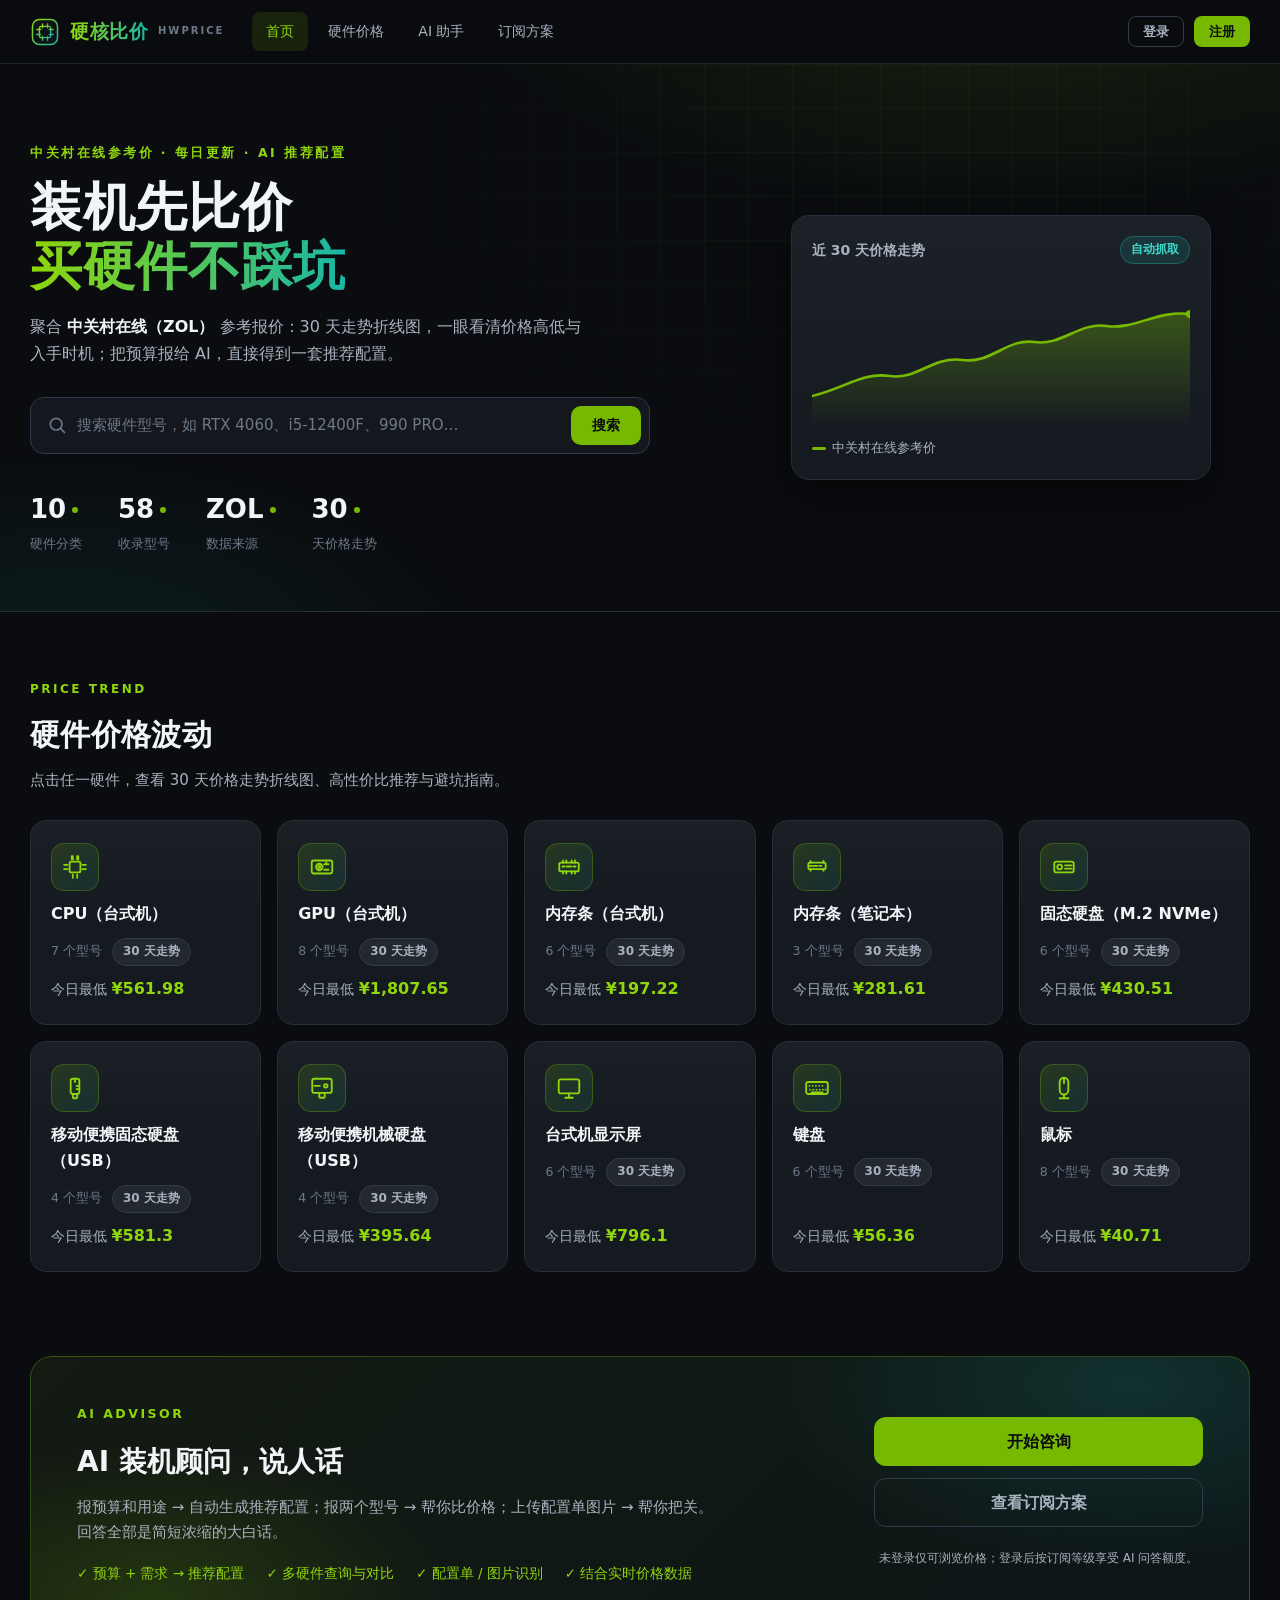
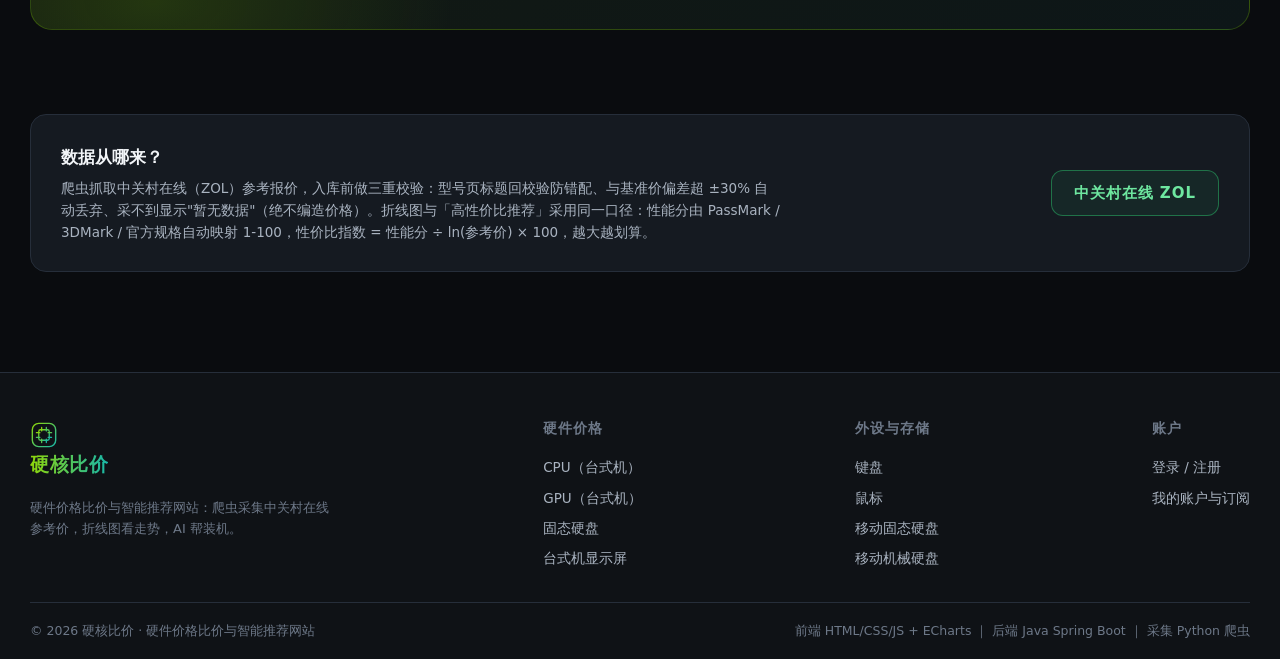
<file: 首页/shouye.html>
<!DOCTYPE html>
<html lang="zh-CN">
<head>
  <meta charset="UTF-8">
  <meta name="viewport" content="width=device-width, initial-scale=1.0">
  <title>硬核比价 · 硬件价格比价与智能推荐</title>
  <link rel="icon" type="image/svg+xml" href="../assets/img/favicon.svg">
  <link rel="stylesheet" href="../assets/css/common.css">
  <link rel="stylesheet" href="css/home.css">
</head>
<body>

<header class="site-header">
  <div class="container header-inner">
    <a class="brand" href="shouye.html">
      <img src="../assets/img/logo.svg" alt="logo">
      <span class="brand-name">硬核比价</span><span class="brand-sub">HWPRICE</span>
    </a>
    <nav class="nav">
      <a class="nav-link active" href="shouye.html">首页</a>
      <a class="nav-link" href="#categories">硬件价格</a>
      <a class="nav-link" href="#" id="navAi">AI 助手</a>
      <a class="nav-link" href="../账户/gerenxingxi.html#plans">订阅方案</a>
    </nav>
    <div class="header-right" id="headerRight"></div>
  </div>
</header>

<main>
  <!-- ===== Hero + 搜索 ===== -->
  <section class="hero">
    <div class="container hero-inner">
      <div class="hero-copy">
        <span class="eyebrow">中关村在线参考价 · 每日更新 · AI 推荐配置</span>
        <h1>装机先比价<br><span class="grad">买硬件不踩坑</span></h1>
        <p class="hero-sub">聚合 <b>中关村在线（ZOL）</b> 参考报价：30 天走势折线图，一眼看清价格高低与入手时机；把预算报给 AI，直接得到一套推荐配置。</p>

        <div class="search-box" id="searchBox">
          <svg viewBox="0 0 24 24" fill="none" stroke="currentColor" stroke-width="2" stroke-linecap="round"><circle cx="11" cy="11" r="7"/><path d="M21 21l-4.3-4.3"/></svg>
          <input id="searchInput" type="text" placeholder="搜索硬件型号，如 RTX 4060、i5-12400F、990 PRO…" autocomplete="off">
          <button class="btn btn-primary" id="searchBtn">搜索</button>
        </div>
        <div class="search-panel" id="searchPanel" hidden></div>

        <div class="hero-stats">
          <div class="stat"><b id="statTypes">--</b><span>硬件分类</span></div>
          <div class="stat"><b>58</b><span>收录型号</span></div>
          <div class="stat"><b>ZOL</b><span>数据来源</span></div>
          <div class="stat"><b>30</b><span>天价格走势</span></div>
        </div>
      </div>

      <div class="hero-art">
        <div class="art-card">
          <div class="art-head">
            <span>近 30 天价格走势</span>
            <span class="tag teal">自动抓取</span>
          </div>
          <svg viewBox="0 0 340 150" preserveAspectRatio="none">
            <defs>
              <linearGradient id="ag1" x1="0" y1="0" x2="0" y2="1"><stop offset="0" stop-color="#76b900" stop-opacity=".35"/><stop offset="1" stop-color="#76b900" stop-opacity="0"/></linearGradient>
            </defs>
            <path d="M0,120 C30,112 45,96 70,100 C95,104 108,80 135,84 C162,88 175,62 200,66 C225,70 240,46 265,50 C290,54 310,34 340,38 L340,150 L0,150 Z" fill="url(#ag1)"/>
            <path d="M0,120 C30,112 45,96 70,100 C95,104 108,80 135,84 C162,88 175,62 200,66 C225,70 240,46 265,50 C290,54 310,34 340,38" fill="none" stroke="#76b900" stroke-width="2.6" stroke-linecap="round"/>
            <circle cx="340" cy="38" r="4" fill="#76b900"/>
          </svg>
          <div class="art-legend">
            <span><i style="background:#76b900"></i>中关村在线参考价</span>
          </div>
        </div>
      </div>
    </div>
  </section>

  <!-- ===== 硬件分类 ===== -->
  <section class="section" id="categories">
    <div class="container">
      <div class="section-head">
        <span class="eyebrow">PRICE TREND</span>
        <h2>硬件价格波动</h2>
        <p>点击任一硬件，查看 30 天价格走势折线图、高性价比推荐与避坑指南。</p>
      </div>
      <div class="cat-grid" id="catGrid">
        <div class="skeleton" style="height:150px"></div>
        <div class="skeleton" style="height:150px"></div>
        <div class="skeleton" style="height:150px"></div>
        <div class="skeleton" style="height:150px"></div>
        <div class="skeleton" style="height:150px"></div>
      </div>
    </div>
  </section>

  <!-- ===== AI 入口 ===== -->
  <section class="section">
    <div class="container">
      <div class="ai-banner">
        <div class="ai-banner-copy">
          <span class="eyebrow">AI ADVISOR</span>
          <h2>AI 装机顾问，说人话</h2>
          <p>报预算和用途 → 自动生成推荐配置；报两个型号 → 帮你比价格；上传配置单图片 → 帮你把关。回答全部是简短浓缩的大白话。</p>
          <ul class="ai-feats">
            <li>✓ 预算 + 需求 → 推荐配置</li>
            <li>✓ 多硬件查询与对比</li>
            <li>✓ 配置单 / 图片识别</li>
            <li>✓ 结合实时价格数据</li>
          </ul>
        </div>
        <div class="ai-banner-cta">
          <button class="btn btn-primary btn-lg" id="aiStart">开始咨询</button>
          <a class="btn btn-ghost btn-lg" href="../账户/gerenxingxi.html#plans">查看订阅方案</a>
          <p class="ai-note">未登录仅可浏览价格；登录后按订阅等级享受 AI 问答额度。</p>
        </div>
      </div>
    </div>
  </section>

  <!-- ===== 数据来源 ===== -->
  <section class="section">
    <div class="container">
      <div class="source-band">
        <div>
          <h3>数据从哪来？</h3>
          <p>爬虫抓取中关村在线（ZOL）参考报价，入库前做三重校验：型号页标题回校验防错配、与基准价偏差超 ±30% 自动丢弃、采不到显示"暂无数据"（绝不编造价格）。折线图与「高性价比推荐」采用同一口径：性能分由 PassMark / 3DMark / 官方规格自动映射 1-100，性价比指数 = 性能分 ÷ ln(参考价) × 100，越大越划算。</p>
        </div>
        <div class="source-chips">
          <span class="chip zol">中关村在线 ZOL</span>
        </div>
      </div>
    </div>
  </section>
</main>

<footer class="site-footer">
  <div class="container">
    <div class="footer-inner">
      <div class="footer-col" style="max-width:300px">
        <a class="brand" href="shouye.html"><img src="../assets/img/logo.svg" alt="logo" style="width:28px;height:28px"><span class="brand-name">硬核比价</span></a>
        <p style="color:var(--text-3);font-size:13px;margin-top:12px">硬件价格比价与智能推荐网站：爬虫采集中关村在线参考价，折线图看走势，AI 帮装机。</p>
      </div>
      <div class="footer-col">
        <h4>硬件价格</h4>
        <a href="../CPU/cpu.html">CPU（台式机）</a>
        <a href="../GPU/gpu.html">GPU（台式机）</a>
        <a href="../固态硬盘/gutai.html">固态硬盘</a>
        <a href="../显示屏/xianshiping.html">台式机显示屏</a>
      </div>
      <div class="footer-col">
        <h4>外设与存储</h4>
        <a href="../键盘/jianpan.html">键盘</a>
        <a href="../鼠标/shubiao.html">鼠标</a>
        <a href="../移动便携固态硬盘/yidong%20gutaiyingpan.html">移动固态硬盘</a>
        <a href="../移动便携机械硬盘/yidong%20jixieyingpan.html">移动机械硬盘</a>
      </div>
      <div class="footer-col">
        <h4>账户</h4>
        <a href="../登录界面/denlu.html">登录 / 注册</a>
        <a href="../账户/gerenxingxi.html">我的账户与订阅</a>
      </div>
    </div>
    <div class="footer-bottom">
      <span>© 2026 硬核比价 · 硬件价格比价与智能推荐网站</span>
      <span>前端 HTML/CSS/JS + ECharts ｜ 后端 Java Spring Boot ｜ 采集 Python 爬虫</span>
    </div>
  </div>
</footer>

<script src="../assets/js/config.js"></script>
<script src="../assets/js/data.js"></script>
<script src="../assets/js/ui.js"></script>
<script src="../assets/js/api.js"></script>
<script src="../assets/js/auth.js"></script>
<script src="../assets/js/quota.v3.js"></script>
<script src="../assets/js/ai.js"></script>
<script src="js/home.js"></script>
</body>
</html>
</file>
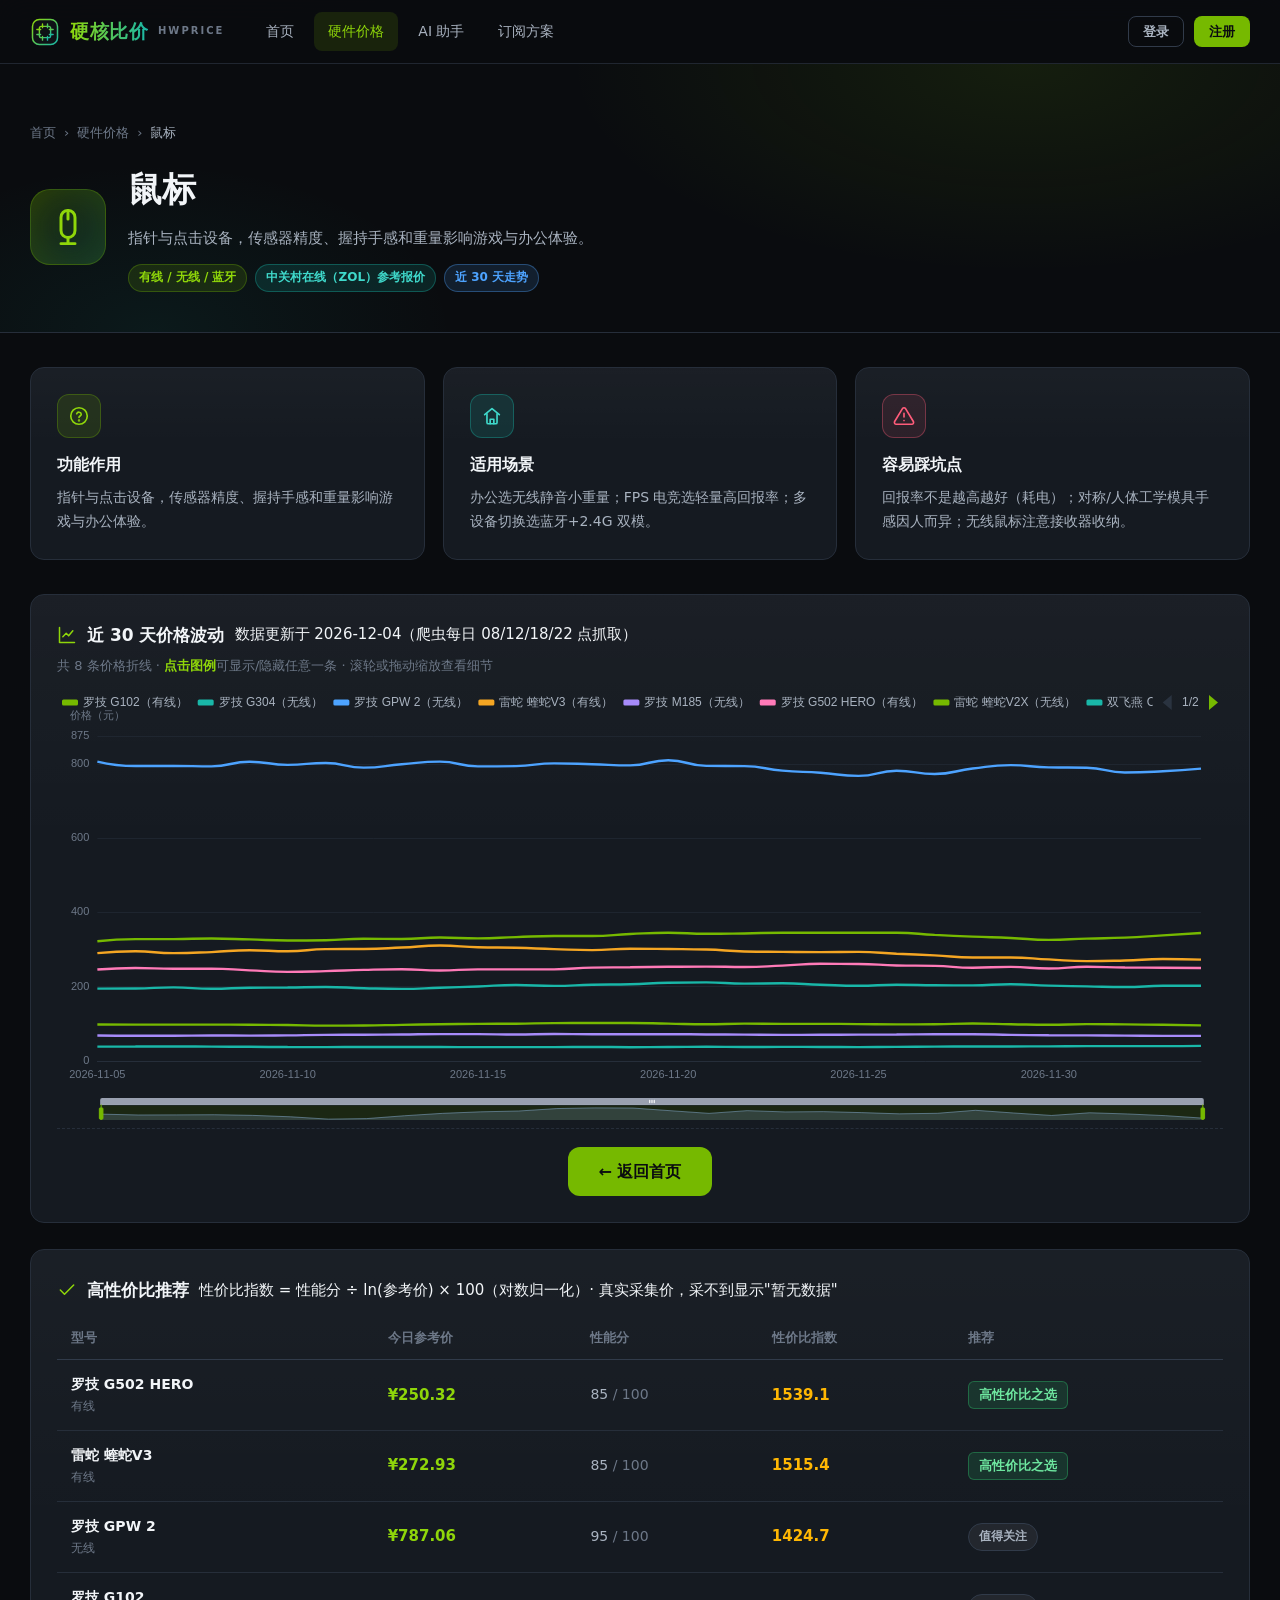
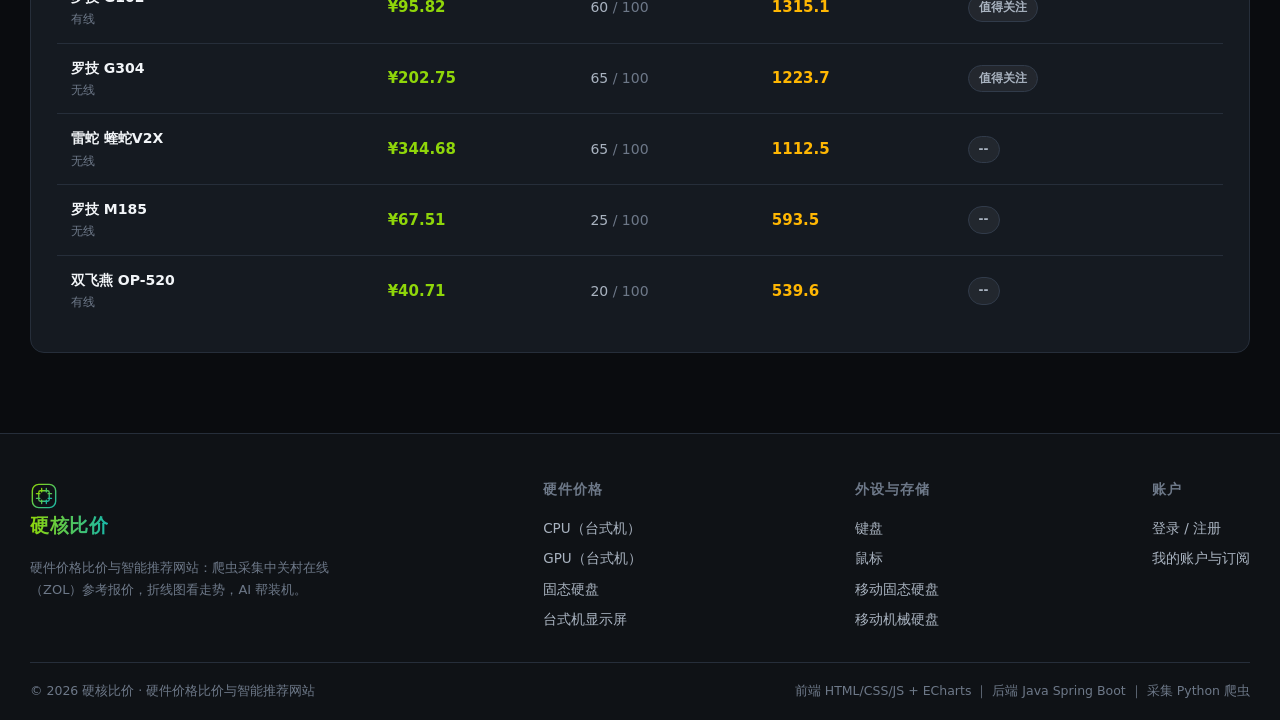
<file: 鼠标/shubiao.html>
<!DOCTYPE html>
<html lang="zh-CN">
<head>
  <meta charset="UTF-8">
  <meta name="viewport" content="width=device-width, initial-scale=1.0">
  <title>鼠标 价格走势 · 硬核比价</title>
  <link rel="icon" type="image/svg+xml" href="../assets/img/favicon.svg">
  <link rel="stylesheet" href="../assets/css/common.css">
  <link rel="stylesheet" href="css/price.css">
</head>
<body data-type="mouse">

<header class="site-header">
  <div class="container header-inner">
    <a class="brand" href="../首页/shouye.html">
      <img src="../assets/img/logo.svg" alt="logo">
      <span class="brand-name">硬核比价</span><span class="brand-sub">HWPRICE</span>
    </a>
    <nav class="nav">
      <a class="nav-link" href="../首页/shouye.html">首页</a>
      <a class="nav-link active" href="../首页/shouye.html#categories">硬件价格</a>
      <a class="nav-link" href="#" onclick="return HW_AIBtn(event)">AI 助手</a>
      <a class="nav-link" href="../账户/gerenxingxi.html#plans">订阅方案</a>
    </nav>
    <div class="header-right" id="headerRight"></div>
  </div>
</header>

<main id="hwMain">
  <!-- ===== 标题区 ===== -->
  <section class="hw-hero">
    <div class="container">
      <div class="crumb">
        <a href="../首页/shouye.html">首页</a><span>›</span>
        <a href="../首页/shouye.html#categories">硬件价格</a><span>›</span>
        <span style="color:var(--text-2)" id="crumbName">鼠标</span>
      </div>
      <div class="hw-hero-inner">
        <div class="hw-icon"><svg viewBox="0 0 24 24" fill="none" stroke="currentColor" stroke-width="1.7" stroke-linecap="round" stroke-linejoin="round"><rect x="8" y="2.5" width="8" height="15.5" rx="4"/><path d="M12 2.5v5M8 21.5h8"/><path d="M12 18v3.5"/></svg></div>
        <div>
          <h1 id="hwTitle">鼠标</h1>
          <p class="tagline" id="hwTagline">加载中…</p>
          <div class="meta">
            <span class="tag">有线 / 无线 / 蓝牙</span>
            <span class="tag teal">中关村在线（ZOL）参考报价</span>
            <span class="tag blue">近 30 天走势</span>
          </div>
        </div>
      </div>
    </div>
  </section>

  <div class="container">
    <!-- ===== 功能作用 / 适用场景 / 易踩坑点 ===== -->
    <div class="info-grid">
      <div class="card info-card">
        <div class="ico"><svg viewBox="0 0 24 24" fill="none" stroke="currentColor" stroke-width="1.8" stroke-linecap="round" stroke-linejoin="round"><circle cx="12" cy="12" r="9"/><path d="M9.5 9.5a2.6 2.6 0 0 1 5 .6c0 1.8-2.5 1.9-2.5 3.4"/><circle cx="12" cy="16.8" r=".4" fill="currentColor"/></svg></div>
        <h3>功能作用</h3>
        <p id="funcText">加载中…</p>
      </div>
      <div class="card info-card teal">
        <div class="ico"><svg viewBox="0 0 24 24" fill="none" stroke="currentColor" stroke-width="1.8" stroke-linecap="round" stroke-linejoin="round"><path d="M4 10.5L12 4l8 6.5"/><path d="M6.5 9.5V19a1.5 1.5 0 0 0 1.5 1.5h8a1.5 1.5 0 0 0 1.5-1.5V9.5"/><path d="M10 20.5v-5h4v5"/></svg></div>
        <h3>适用场景</h3>
        <p id="sceneText">加载中…</p>
      </div>
      <div class="card info-card rose">
        <div class="ico"><svg viewBox="0 0 24 24" fill="none" stroke="currentColor" stroke-width="1.8" stroke-linecap="round" stroke-linejoin="round"><path d="M10.3 3.9L1.8 18a2 2 0 0 0 1.7 3h17a2 2 0 0 0 1.7-3L13.7 3.9a2 2 0 0 0-3.4 0z"/><path d="M12 9v4M12 17h.01"/></svg></div>
        <h3>容易踩坑点</h3>
        <p id="pitfallText">加载中…</p>
      </div>
    </div>

    <!-- ===== 价格波动折线图 ===== -->
    <div class="card chart-card">
      <div class="chart-toolbar">
        <span class="card-title">
          <svg viewBox="0 0 24 24" fill="none" stroke="currentColor" stroke-width="1.8" stroke-linecap="round" stroke-linejoin="round"><path d="M3 3v18h18"/><path d="M7 14l4-4 3 3 5-6"/></svg>
          近 30 天价格波动
        </span>
        <span class="sub" id="updateTime"></span>
      </div>
      <p class="chart-hint" id="legendHint">数据加载中…</p>
      <div id="chartBox" class="skeleton" style="height:430px;margin-top:14px"></div>
      <div class="back-row">
        <a class="btn btn-primary btn-lg" href="../首页/shouye.html">← 返回首页</a>
      </div>
    </div>

    <!-- ===== 高性价比推荐 ===== -->
    <div class="card reco-card">
      <div class="chart-toolbar">
        <span class="card-title">
          <svg viewBox="0 0 24 24" fill="none" stroke="currentColor" stroke-width="1.8" stroke-linecap="round" stroke-linejoin="round"><path d="M20 6L9 17l-5-5"/></svg>
          高性价比推荐
        </span>
        <span class="sub">性价比指数 = 性能分 ÷ ln(参考价) × 100（对数归一化）· 真实采集价，采不到显示"暂无数据"</span>
      </div>
      <div class="table-wrap" style="margin-top:14px">
        <table class="data">
          <thead>
            <tr>
              <th>型号</th>
              <th>今日参考价</th>
              <th>性能分</th>
              <th>性价比指数</th>
              <th>推荐</th>
            </tr>
          </thead>
          <tbody id="recommendBody">
            <tr><td colspan="5" style="text-align:center;color:var(--text-3)">加载中…</td></tr>
          </tbody>
        </table>
      </div>
    </div>
  </div>
</main>

<footer class="site-footer">
  <div class="container">
    <div class="footer-inner">
      <div class="footer-col" style="max-width:300px">
        <a class="brand" href="../首页/shouye.html"><img src="../assets/img/logo.svg" alt="logo" style="width:28px;height:28px"><span class="brand-name">硬核比价</span></a>
        <p style="color:var(--text-3);font-size:13px;margin-top:12px">硬件价格比价与智能推荐网站：爬虫采集中关村在线（ZOL）参考报价，折线图看走势，AI 帮装机。</p>
      </div>
      <div class="footer-col">
        <h4>硬件价格</h4>
        <a href="../CPU/cpu.html">CPU（台式机）</a>
        <a href="../GPU/gpu.html">GPU（台式机）</a>
        <a href="../固态硬盘/gutai.html">固态硬盘</a>
        <a href="../显示屏/xianshiping.html">台式机显示屏</a>
      </div>
      <div class="footer-col">
        <h4>外设与存储</h4>
        <a href="../键盘/jianpan.html">键盘</a>
        <a href="../鼠标/shubiao.html">鼠标</a>
        <a href="../移动便携固态硬盘/yidong%20gutaiyingpan.html">移动固态硬盘</a>
        <a href="../移动便携机械硬盘/yidong%20jixieyingpan.html">移动机械硬盘</a>
      </div>
      <div class="footer-col">
        <h4>账户</h4>
        <a href="../登录界面/denlu.html">登录 / 注册</a>
        <a href="../账户/gerenxingxi.html">我的账户与订阅</a>
      </div>
    </div>
    <div class="footer-bottom">
      <span>© 2026 硬核比价 · 硬件价格比价与智能推荐网站</span>
      <span>前端 HTML/CSS/JS + ECharts ｜ 后端 Java Spring Boot ｜ 采集 Python 爬虫</span>
    </div>
  </div>
</footer>

<script src="../assets/js/config.js"></script>
<script src="../assets/js/data.js"></script>
<script src="../assets/js/ui.js"></script>
<script src="../assets/js/api.js"></script>
<script src="../assets/js/auth.js"></script>
<script src="../assets/js/quota.v3.js"></script>
<script src="../assets/js/ai.js"></script>
<script src="../assets/js/vendor/echarts.min.js"></script>
<script src="../assets/js/chart.js"></script>
<script src="js/page.js"></script>
<script src="../assets/js/price-page.js"></script>
</body>
</html>
</file>
<file: assets/css/common.css>
/* ============================================================
 * 硬核比价 · 全局设计系统
 * 风格参考：NVIDIA 官网（暗色科技、荧光绿、大标题、网格卡片）
 *           + 希捷官网（清爽排版、青绿色点缀、专业克制）
 * ============================================================ */

:root {
  /* 底色 */
  --bg: #0a0c0f;
  --bg-2: #0f1216;
  --bg-3: #14181e;
  --card: #151a21;
  --card-2: #1a2029;
  --line: #262e3a;
  --line-2: #313b4a;

  /* 文字 */
  --text: #f2f5f8;
  --text-2: #a9b3c0;
  --text-3: #6d7888;

  /* 品牌色 */
  --green: #76b900;          /* NVIDIA 荧光绿 */
  --green-hi: #8fd60a;
  --green-dim: rgba(118, 185, 0, .14);
  --green-glow: rgba(118, 185, 0, .35);
  --teal: #19b7a8;           /* 希捷青绿 */
  --teal-dim: rgba(25, 183, 168, .14);
  --blue: #4da3ff;
  --amber: #f5a623;
  --rose: #ff5c7a;
  --gold: #ffb800;

  /* 效果 */
  --radius: 14px;
  --radius-sm: 10px;
  --shadow: 0 14px 40px rgba(0, 0, 0, .5);
  --shadow-sm: 0 6px 18px rgba(0, 0, 0, .35);
  --header-h: 64px;

  --font: "Segoe UI", "PingFang SC", "Microsoft YaHei", "微软雅黑", system-ui, -apple-system, sans-serif;
  --mono: "Cascadia Code", Consolas, "JetBrains Mono", monospace;
}

* { margin: 0; padding: 0; box-sizing: border-box; }

html { scroll-behavior: smooth; }

body {
  font-family: var(--font);
  background:
    radial-gradient(1200px 500px at 85% -10%, rgba(25, 183, 168, .07), transparent 60%),
    radial-gradient(1000px 460px at 10% -10%, rgba(118, 185, 0, .08), transparent 60%),
    var(--bg);
  color: var(--text);
  font-size: 15px;
  line-height: 1.65;
  min-height: 100vh;
  -webkit-font-smoothing: antialiased;
}

::selection { background: rgba(118, 185, 0, .4); }

a { color: inherit; text-decoration: none; }
button { font-family: inherit; cursor: pointer; }
img, svg { display: block; }

.container { width: min(1220px, calc(100% - 40px)); margin: 0 auto; }

/* ---------- 顶栏 ---------- */
.site-header {
  position: sticky; top: 0; z-index: 100;
  height: var(--header-h);
  background: rgba(10, 12, 15, .82);
  backdrop-filter: blur(14px);
  -webkit-backdrop-filter: blur(14px);
  border-bottom: 1px solid rgba(38, 46, 58, .8);
}
.header-inner { display: flex; align-items: center; gap: 28px; height: 100%; }
.brand { display: flex; align-items: center; gap: 10px; }
.brand img, .brand svg { width: 30px; height: 30px; flex: none; }
.brand-name {
  font-size: 19px; font-weight: 700; letter-spacing: .5px;
  white-space: nowrap;
  background: linear-gradient(90deg, var(--green-hi), var(--teal));
  -webkit-background-clip: text; background-clip: text; color: transparent;
}
.brand-sub { font-size: 10px; letter-spacing: 2px; color: var(--text-3); font-weight: 600; }

.nav { display: flex; align-items: center; gap: 6px; flex: 1; }
.nav-link {
  padding: 8px 14px; border-radius: 8px; font-size: 14px;
  color: var(--text-2); transition: .18s; position: relative;
}
.nav-link:hover { color: var(--text); background: rgba(255, 255, 255, .05); }
.nav-link.active { color: var(--green-hi); background: var(--green-dim); }

.header-right { display: flex; align-items: center; gap: 10px; margin-left: auto; }

/* ---------- 按钮 ---------- */
.btn {
  display: inline-flex; align-items: center; justify-content: center; gap: 8px;
  padding: 10px 20px; border: 1px solid transparent; border-radius: 10px;
  font-size: 14px; font-weight: 600; line-height: 1.2;
  transition: .18s; white-space: nowrap;
}
.btn svg { width: 16px; height: 16px; }
.btn-primary {
  background: var(--green); color: #0a0c0f;
  box-shadow: 0 0 0 0 rgba(118, 185, 0, 0);
}
.btn-primary:hover { background: var(--green-hi); transform: translateY(-1px); box-shadow: 0 8px 22px var(--green-glow); }
.btn-teal { background: var(--teal); color: #04211e; }
.btn-teal:hover { filter: brightness(1.1); transform: translateY(-1px); }
.btn-ghost { background: transparent; color: var(--text-2); border-color: var(--line-2); }
.btn-ghost:hover { color: var(--text); border-color: var(--green); background: var(--green-dim); }
.btn-danger { background: rgba(255, 92, 122, .12); color: var(--rose); border-color: rgba(255, 92, 122, .35); }
.btn-danger:hover { background: rgba(255, 92, 122, .2); }
.btn-sm { padding: 7px 14px; font-size: 13px; border-radius: 8px; }
.btn-lg { padding: 14px 30px; font-size: 16px; border-radius: 12px; }
.btn[disabled] { opacity: .45; cursor: not-allowed; transform: none !important; }

/* ---------- 徽章 / 标签 ---------- */
.tag {
  display: inline-flex; align-items: center; gap: 6px;
  padding: 3px 10px; border-radius: 999px;
  font-size: 12px; font-weight: 600;
  background: var(--green-dim); color: var(--green-hi); border: 1px solid rgba(118, 185, 0, .3);
}
.tag.teal { background: var(--teal-dim); color: #3fd9cb; border-color: rgba(25, 183, 168, .35); }
.tag.blue { background: rgba(77, 163, 255, .13); color: var(--blue); border-color: rgba(77, 163, 255, .35); }
.tag.gold { background: rgba(255, 184, 0, .12); color: var(--gold); border-color: rgba(255, 184, 0, .35); }
.tag.rose { background: rgba(255, 92, 122, .12); color: var(--rose); border-color: rgba(255, 92, 122, .35); }
.tag.plain { background: rgba(255, 255, 255, .06); color: var(--text-2); border-color: var(--line-2); }

/* ---------- 卡片 ---------- */
.card {
  background: linear-gradient(180deg, rgba(255, 255, 255, .025), transparent 40%), var(--card);
  border: 1px solid var(--line);
  border-radius: var(--radius);
  padding: 26px;
  transition: .22s;
}
.card:hover { border-color: var(--line-2); }

.card-title { font-size: 17px; font-weight: 700; display: flex; align-items: center; gap: 10px; }
.card-title svg { width: 20px; height: 20px; color: var(--green-hi); }
.card-title .sub { margin-left: auto; font-size: 12px; color: var(--text-3); font-weight: 400; }

/* ---------- 区块标题 ---------- */
.section { padding: 64px 0 20px; }
.section-head { margin-bottom: 28px; }
.section-head .eyebrow {
  display: inline-flex; align-items: center; gap: 8px;
  font-size: 12px; font-weight: 700; letter-spacing: 2.5px;
  color: var(--green-hi); text-transform: uppercase; margin-bottom: 10px;
}
.section-head h2 { font-size: 30px; font-weight: 800; letter-spacing: .3px; }
.section-head p { color: var(--text-2); margin-top: 8px; font-size: 15px; }

/* ---------- 表单 ---------- */
.field { margin-bottom: 18px; }
.field label { display: block; font-size: 13px; font-weight: 600; color: var(--text-2); margin-bottom: 8px; }
.field .hint { font-size: 12px; color: var(--text-3); margin-top: 6px; }
.input, textarea.input, select.input {
  width: 100%; padding: 12px 14px;
  background: var(--bg-3); border: 1px solid var(--line-2); border-radius: 10px;
  color: var(--text); font-size: 14px; font-family: inherit;
  transition: .18s; outline: none;
}
.input:focus { border-color: var(--green); box-shadow: 0 0 0 3px var(--green-dim); }
.input::placeholder { color: var(--text-3); }
textarea.input { resize: vertical; min-height: 96px; }

/* ---------- 进度条（额度） ---------- */
.progress { height: 8px; background: var(--bg-3); border-radius: 999px; overflow: hidden; }
.progress > i {
  display: block; height: 100%; border-radius: 999px;
  background: linear-gradient(90deg, var(--green), var(--teal));
  transition: width .5s ease;
}
.progress > i.warn { background: linear-gradient(90deg, var(--amber), var(--rose)); }

/* ---------- 表格 ---------- */
.table-wrap { overflow-x: auto; }
table.data { width: 100%; border-collapse: collapse; font-size: 14px; }
table.data th {
  text-align: left; color: var(--text-3); font-weight: 600; font-size: 12.5px;
  padding: 10px 14px; border-bottom: 1px solid var(--line-2); white-space: nowrap;
}
table.data td { padding: 13px 14px; border-bottom: 1px solid var(--line); color: var(--text-2); }
table.data tr:last-child td { border-bottom: none; }
table.data tbody tr { transition: .15s; }
table.data tbody tr:hover { background: rgba(118, 185, 0, .05); }
table.data td strong { color: var(--text); }

/* ---------- 弹窗 ---------- */
.modal-mask {
  position: fixed; inset: 0; z-index: 300;
  background: rgba(4, 6, 8, .72); backdrop-filter: blur(4px);
  display: flex; align-items: center; justify-content: center;
  padding: 24px; animation: fadeIn .18s ease;
}
.modal {
  width: min(560px, 100%); max-height: 86vh; overflow-y: auto;
  background: var(--bg-2); border: 1px solid var(--line-2);
  border-radius: 18px; padding: 28px;
  box-shadow: var(--shadow); animation: popIn .2s ease;
}
.modal h3 { font-size: 19px; font-weight: 800; margin-bottom: 6px; display: flex; align-items: center; gap: 10px; }
.modal .modal-sub { color: var(--text-2); font-size: 13.5px; margin-bottom: 18px; }
.modal-foot { display: flex; justify-content: flex-end; gap: 10px; margin-top: 20px; }

@keyframes fadeIn { from { opacity: 0; } }
@keyframes popIn { from { opacity: 0; transform: translateY(14px) scale(.98); } }

/* ---------- Toast ---------- */
.toast-box { position: fixed; top: 80px; left: 50%; transform: translateX(-50%); z-index: 400; display: flex; flex-direction: column; gap: 10px; align-items: center; pointer-events: none; }
.toast {
  padding: 11px 20px; border-radius: 10px; font-size: 14px; font-weight: 600;
  background: var(--bg-3); border: 1px solid var(--line-2); color: var(--text);
  box-shadow: var(--shadow-sm); animation: toastIn .25s ease;
  display: flex; align-items: center; gap: 8px; max-width: min(520px, 92vw);
}
.toast.ok { border-color: rgba(118, 185, 0, .5); }
.toast.ok::before { content: "✓"; color: var(--green-hi); font-weight: 800; }
.toast.err { border-color: rgba(255, 92, 122, .5); }
.toast.err::before { content: "✕"; color: var(--rose); font-weight: 800; }
@keyframes toastIn { from { opacity: 0; transform: translateY(-10px); } }

/* ---------- 骨架屏 ---------- */
.skeleton { position: relative; overflow: hidden; background: var(--bg-3); border-radius: 8px; }
.skeleton::after {
  content: ""; position: absolute; inset: 0;
  background: linear-gradient(90deg, transparent, rgba(255, 255, 255, .06), transparent);
  animation: shimmer 1.4s infinite;
}
@keyframes shimmer { from { transform: translateX(-100%); } to { transform: translateX(100%); } }

/* ---------- 页脚 ---------- */
.site-footer { margin-top: 80px; border-top: 1px solid var(--line); background: var(--bg-2); }
.footer-inner { display: flex; flex-wrap: wrap; gap: 32px; justify-content: space-between; padding: 44px 0 28px; }
.footer-col h4 { font-size: 14px; color: var(--text-3); margin-bottom: 12px; letter-spacing: 1px; }
.footer-col a { display: block; color: var(--text-2); font-size: 13.5px; padding: 4px 0; transition: .15s; }
.footer-col a:hover { color: var(--green-hi); }
.footer-bottom { border-top: 1px solid var(--line); padding: 18px 0; color: var(--text-3); font-size: 12.5px; display: flex; flex-wrap: wrap; gap: 12px; justify-content: space-between; }

/* ---------- 滚动条 ---------- */
::-webkit-scrollbar { width: 10px; height: 10px; }
::-webkit-scrollbar-thumb { background: #2a3340; border-radius: 6px; }
::-webkit-scrollbar-thumb:hover { background: #3a4556; }
::-webkit-scrollbar-track { background: transparent; }

/* ---------- 响应式 ---------- */
@media (max-width: 900px) {
  .nav { display: none; }
  .section-head h2 { font-size: 24px; }
  .container { width: calc(100% - 28px); }
}

/* ============================================================
 * 顶栏额度徽章
 * ============================================================ */
.quota-chip {
  display: inline-flex; align-items: center; gap: 8px;
  padding: 7px 14px; border-radius: 999px;
  background: var(--green-dim); border: 1px solid rgba(118, 185, 0, .35);
  color: var(--text); font-size: 13px; white-space: nowrap;
}
.quota-chip .dot { width: 7px; height: 7px; border-radius: 50%; background: var(--green-hi); box-shadow: 0 0 8px var(--green-glow); }
.quota-chip b { color: var(--green-hi); }
.quota-chip.empty { background: rgba(255, 92, 122, .1); border-color: rgba(255, 92, 122, .4); }
.quota-chip.empty .dot { background: var(--rose); box-shadow: 0 0 8px rgba(255, 92, 122, .5); }
.quota-chip.empty b { color: var(--rose); }

/* ============================================================
 * AI 助手：悬浮按钮 + 抽屉面板
 * ============================================================ */
.ai-fab {
  position: fixed; right: 26px; bottom: 26px; z-index: 260;
  display: flex; align-items: center; gap: 9px;
  padding: 14px 20px; border: none; border-radius: 999px;
  background: linear-gradient(135deg, #86c90a, #63a300);
  color: #0a0c0f; font-size: 15px; font-weight: 700;
  box-shadow: 0 10px 30px var(--green-glow);
  transition: .2s;
}
.ai-fab:hover { transform: translateY(-3px); box-shadow: 0 16px 40px rgba(118, 185, 0, .5); }
.ai-fab svg { width: 20px; height: 20px; }

.ai-mask {
  position: fixed; inset: 0; z-index: 280;
  background: rgba(4, 6, 8, .5); opacity: 0; pointer-events: none; transition: .2s;
}
.ai-mask.show { opacity: 1; pointer-events: auto; }

.ai-panel {
  position: fixed; top: 0; right: 0; bottom: 0; z-index: 290;
  width: min(440px, 100vw);
  background: var(--bg-2); border-left: 1px solid var(--line-2);
  display: flex; flex-direction: column;
  transform: translateX(105%); transition: transform .26s cubic-bezier(.2, .8, .3, 1);
  box-shadow: -20px 0 60px rgba(0, 0, 0, .55);
}
.ai-panel.open { transform: translateX(0); }

.ai-head {
  display: flex; align-items: center; gap: 12px;
  padding: 18px 20px; border-bottom: 1px solid var(--line);
  background: linear-gradient(180deg, rgba(118, 185, 0, .08), transparent);
}
.ai-title { display: flex; align-items: center; gap: 12px; flex: 1; }
.ai-spark {
  width: 38px; height: 38px; border-radius: 11px;
  display: flex; align-items: center; justify-content: center;
  background: linear-gradient(135deg, var(--green), var(--teal));
  color: #06130b; font-size: 19px; font-weight: 900;
}
.ai-title b { display: block; font-size: 16px; }
.ai-title i { display: block; font-style: normal; font-size: 12px; color: var(--text-3); margin-top: 1px; }
.ai-close {
  width: 32px; height: 32px; border-radius: 8px; border: 1px solid var(--line-2);
  background: transparent; color: var(--text-2); font-size: 13px;
}
.ai-close:hover { color: var(--text); border-color: var(--rose); }

.ai-msgs { flex: 1; overflow-y: auto; padding: 18px 16px; display: flex; flex-direction: column; gap: 12px; }
.ai-msg {
  max-width: 86%; padding: 11px 14px; border-radius: 14px;
  font-size: 14px; line-height: 1.6; white-space: normal; word-break: break-word;
}
.ai-msg.bot {
  align-self: flex-start; background: var(--card); border: 1px solid var(--line);
  border-bottom-left-radius: 4px; color: var(--text);
}
.ai-msg.user {
  align-self: flex-end; background: var(--green-dim); border: 1px solid rgba(118, 185, 0, .4);
  border-bottom-right-radius: 4px;
}
.ai-msg strong { color: var(--green-hi); }
.ai-msg-img { max-width: 100%; border-radius: 10px; margin-top: 8px; max-height: 180px; }
.ai-cost { display: block; margin-top: 8px; font-size: 11.5px; color: var(--text-3); }
.typing { display: inline-flex; gap: 5px; padding: 6px 2px; }
.typing i {
  width: 7px; height: 7px; border-radius: 50%; background: var(--green);
  animation: blink 1.1s infinite;
}
.typing i:nth-child(2) { animation-delay: .18s; }
.typing i:nth-child(3) { animation-delay: .36s; }
@keyframes blink { 0%, 70%, 100% { opacity: .25; } 35% { opacity: 1; } }

.ai-quick { display: flex; flex-wrap: wrap; gap: 8px; padding: 0 16px 10px; }
.ai-quick-chip {
  padding: 7px 12px; border-radius: 999px; border: 1px solid var(--line-2);
  background: transparent; color: var(--text-2); font-size: 12.5px; transition: .15s;
}
.ai-quick-chip:hover { color: var(--green-hi); border-color: var(--green); background: var(--green-dim); }

.ai-imgpreview {
  display: flex; align-items: center; gap: 10px;
  margin: 0 16px 10px; padding: 8px 12px; border-radius: 10px;
  background: var(--bg-3); border: 1px dashed var(--line-2);
}
.ai-imgpreview img { width: 44px; height: 44px; object-fit: cover; border-radius: 8px; }
.ai-imgpreview i { font-style: normal; font-size: 12px; color: var(--text-2); }
.ai-imgpreview button {
  margin-left: auto; padding: 4px 10px; font-size: 12px; border-radius: 6px;
  border: 1px solid rgba(255, 92, 122, .4); background: rgba(255, 92, 122, .1); color: var(--rose);
}

.ai-inputbar {
  display: flex; align-items: flex-end; gap: 8px;
  padding: 14px 16px 16px; border-top: 1px solid var(--line);
}
.ai-inputbar textarea {
  flex: 1; max-height: 120px; padding: 11px 14px;
  background: var(--bg-3); border: 1px solid var(--line-2); border-radius: 12px;
  color: var(--text); font-size: 14px; font-family: inherit; resize: none; outline: none;
}
.ai-inputbar textarea:focus { border-color: var(--green); box-shadow: 0 0 0 3px var(--green-dim); }
.ai-upload, .ai-send {
  border-radius: 12px; border: 1px solid var(--line-2); background: var(--bg-3);
  color: var(--text-2); padding: 11px 13px; font-size: 15px; transition: .15s;
}
.ai-upload:hover { color: var(--teal); border-color: var(--teal); }
.ai-send { background: var(--green); border-color: var(--green); color: #0a0c0f; font-weight: 700; font-size: 14px; }
.ai-send:hover { background: var(--green-hi); }

/* ============================================================
 * 订阅套餐卡片（升级弹窗 / 账户页共用）
 * ============================================================ */
.plan-grid { display: grid; grid-template-columns: repeat(2, 1fr); gap: 14px; }
.plan-card {
  border: 1px solid var(--line); border-radius: 14px; padding: 18px;
  background: linear-gradient(180deg, rgba(255, 255, 255, .02), transparent), var(--card);
  transition: .2s; display: flex; flex-direction: column; gap: 10px;
}
.plan-card:hover { border-color: var(--line-2); transform: translateY(-2px); }
.plan-card.current { border-color: var(--green); box-shadow: 0 0 0 1px var(--green-dim); }
.plan-head { display: flex; align-items: center; justify-content: space-between; }
.plan-price { font-size: 22px; font-weight: 800; color: var(--text); }
.plan-price i { font-style: normal; font-size: 12px; color: var(--text-3); font-weight: 400; }
.plan-quota { font-size: 13px; color: var(--text-2); }
.plan-quota b { color: var(--green-hi); }
.plan-desc { font-size: 12.5px; color: var(--text-3); min-height: 36px; }
.plan-feats { display: flex; flex-wrap: wrap; gap: 6px; font-size: 12px; color: var(--teal); }
.plan-feats span { background: var(--teal-dim); padding: 2px 8px; border-radius: 6px; }
.plan-foot { margin-top: auto; }
.plan-foot .btn { width: 100%; }
.plan-free-note {
  display: flex; align-items: center; justify-content: center;
  padding: 8px 0; font-size: 12.5px; color: var(--text-3);
  border: 1px dashed var(--line); border-radius: 8px;
}

/* 订阅支付弹窗（付款码占位 + 功能开发中） */
.pay-modal { display: flex; flex-direction: column; align-items: center; gap: 12px; padding: 8px 0 4px; }
.pay-qr-box {
  width: 190px; height: 190px; border: 1px dashed var(--line-2, #cbd5e1);
  border-radius: 12px; display: flex; align-items: center; justify-content: center;
  background: var(--bg-2, #f6f7f9); color: var(--text-3); font-size: 13px;
}
.pay-qr-text { font-size: 11px; word-break: break-all; padding: 10px; text-align: center; }
.pay-dev {
  color: #b45309; background: #fffbeb; border: 1px solid #fde68a;
  border-radius: 8px; padding: 6px 14px; font-size: 13px; font-weight: 600;
}
.pay-info { font-size: 13px; color: var(--text-2); }

@media (max-width: 640px) {
  .plan-grid { grid-template-columns: 1fr; }
  .ai-fab span { display: none; }
  .ai-fab { padding: 15px; }
}
</file>
<file: CPU/css/price.css>
/* ============================================================
 * 价格波动页面样式（10 个硬件页面共用）
 * ============================================================ */

/* ---------- Hero ---------- */
.hw-hero {
  position: relative; overflow: hidden;
  padding: 58px 0 40px;
  border-bottom: 1px solid var(--line);
  background:
    radial-gradient(700px 320px at 80% 0%, rgba(118, 185, 0, .1), transparent 65%),
    radial-gradient(500px 280px at 12% 100%, rgba(25, 183, 168, .08), transparent 60%);
}
.hw-hero .crumb { display: flex; align-items: center; gap: 8px; font-size: 13px; color: var(--text-3); margin-bottom: 18px; }
.hw-hero .crumb a:hover { color: var(--green-hi); }
.hw-hero-inner { display: flex; align-items: center; gap: 22px; }
.hw-icon {
  width: 76px; height: 76px; border-radius: 20px; flex: none;
  display: flex; align-items: center; justify-content: center;
  background: linear-gradient(135deg, rgba(118, 185, 0, .18), rgba(25, 183, 168, .14));
  border: 1px solid rgba(118, 185, 0, .35);
  box-shadow: 0 0 40px rgba(118, 185, 0, .18) inset;
}
.hw-icon svg { width: 42px; height: 42px; color: var(--green-hi); }
.hw-hero h1 { font-size: 34px; font-weight: 800; letter-spacing: .4px; }
.hw-hero .tagline { color: var(--text-2); margin-top: 8px; font-size: 15px; max-width: 720px; }
.hw-hero .meta { margin-top: 14px; display: flex; flex-wrap: wrap; gap: 8px; }

/* ---------- 三卡片：功能/场景/避坑 ---------- */
.info-grid { display: grid; grid-template-columns: repeat(3, 1fr); gap: 18px; margin-top: 34px; }
.info-card { position: relative; overflow: hidden; }
.info-card .ico {
  width: 44px; height: 44px; border-radius: 12px; margin-bottom: 14px;
  display: flex; align-items: center; justify-content: center;
  background: var(--green-dim); border: 1px solid rgba(118, 185, 0, .3);
}
.info-card .ico svg { width: 22px; height: 22px; color: var(--green-hi); }
.info-card.teal .ico { background: var(--teal-dim); border-color: rgba(25, 183, 168, .35); }
.info-card.teal .ico svg { color: #3fd9cb; }
.info-card.rose .ico { background: rgba(255, 92, 122, .1); border-color: rgba(255, 92, 122, .35); }
.info-card.rose .ico svg { color: var(--rose); }
.info-card h3 { font-size: 16px; margin-bottom: 8px; }
.info-card p { color: var(--text-2); font-size: 14px; }

/* ---------- 图表区 ---------- */
.chart-card { margin-top: 34px; }
.chart-toolbar { display: flex; flex-wrap: wrap; align-items: center; gap: 10px; margin-bottom: 6px; }
.chart-hint { font-size: 13px; color: var(--text-3); }
.chart-hint b { color: var(--green-hi); font-weight: 600; }
#chartBox { height: 430px; width: 100%; }
.chart-error {
  height: 200px; display: flex; align-items: center; justify-content: center;
  color: var(--text-3); font-size: 14px;
}
.back-row { display: flex; justify-content: center; margin-top: 8px; padding-top: 18px; border-top: 1px dashed var(--line); }

/* ---------- 高性价比推荐表 ---------- */
.reco-card { margin-top: 26px; }
.td-spec { display: block; font-style: normal; font-size: 12px; color: var(--text-3); margin-top: 1px; }
.platform-pill {
  display: inline-block; padding: 3px 10px; border-radius: 6px; font-size: 12.5px; font-weight: 600;
}
.platform-pill.jd { background: rgba(255, 92, 122, .12); color: #ff8fa3; }
.platform-pill.tm { background: rgba(77, 163, 255, .13); color: var(--blue); }
.platform-pill.tb { background: rgba(245, 166, 35, .13); color: var(--amber); }
.platform-pill.zol { background: rgba(46, 204, 113, .12); color: #6ee7a0; }
.platform-pill.else { background: rgba(255, 255, 255, .07); color: var(--text-2); }
.value-strong { color: #ffb703; font-size: 15px; font-weight: 700; }
.tag.best {
  display: inline-block; padding: 3px 10px; border-radius: 6px; font-size: 12.5px; font-weight: 700;
  background: rgba(46, 204, 113, .14); color: #6ee7a0; border: 1px solid rgba(46, 204, 113, .35);
}
.price-strong { color: var(--green-hi); font-size: 15px; font-weight: 700; }
.diff-save {
  display: inline-block; padding: 3px 10px; border-radius: 6px;
  background: rgba(25, 183, 168, .12); color: #3fd9cb; font-size: 12.5px; font-weight: 700;
}
.muted { color: var(--text-3); }

@media (max-width: 860px) {
  .info-grid { grid-template-columns: 1fr; }
  .hw-hero h1 { font-size: 26px; }
  #chartBox { height: 340px; }
}
</file>
<file: GPU/css/price.css>
/* ============================================================
 * 价格波动页面样式（10 个硬件页面共用）
 * ============================================================ */

/* ---------- Hero ---------- */
.hw-hero {
  position: relative; overflow: hidden;
  padding: 58px 0 40px;
  border-bottom: 1px solid var(--line);
  background:
    radial-gradient(700px 320px at 80% 0%, rgba(118, 185, 0, .1), transparent 65%),
    radial-gradient(500px 280px at 12% 100%, rgba(25, 183, 168, .08), transparent 60%);
}
.hw-hero .crumb { display: flex; align-items: center; gap: 8px; font-size: 13px; color: var(--text-3); margin-bottom: 18px; }
.hw-hero .crumb a:hover { color: var(--green-hi); }
.hw-hero-inner { display: flex; align-items: center; gap: 22px; }
.hw-icon {
  width: 76px; height: 76px; border-radius: 20px; flex: none;
  display: flex; align-items: center; justify-content: center;
  background: linear-gradient(135deg, rgba(118, 185, 0, .18), rgba(25, 183, 168, .14));
  border: 1px solid rgba(118, 185, 0, .35);
  box-shadow: 0 0 40px rgba(118, 185, 0, .18) inset;
}
.hw-icon svg { width: 42px; height: 42px; color: var(--green-hi); }
.hw-hero h1 { font-size: 34px; font-weight: 800; letter-spacing: .4px; }
.hw-hero .tagline { color: var(--text-2); margin-top: 8px; font-size: 15px; max-width: 720px; }
.hw-hero .meta { margin-top: 14px; display: flex; flex-wrap: wrap; gap: 8px; }

/* ---------- 三卡片：功能/场景/避坑 ---------- */
.info-grid { display: grid; grid-template-columns: repeat(3, 1fr); gap: 18px; margin-top: 34px; }
.info-card { position: relative; overflow: hidden; }
.info-card .ico {
  width: 44px; height: 44px; border-radius: 12px; margin-bottom: 14px;
  display: flex; align-items: center; justify-content: center;
  background: var(--green-dim); border: 1px solid rgba(118, 185, 0, .3);
}
.info-card .ico svg { width: 22px; height: 22px; color: var(--green-hi); }
.info-card.teal .ico { background: var(--teal-dim); border-color: rgba(25, 183, 168, .35); }
.info-card.teal .ico svg { color: #3fd9cb; }
.info-card.rose .ico { background: rgba(255, 92, 122, .1); border-color: rgba(255, 92, 122, .35); }
.info-card.rose .ico svg { color: var(--rose); }
.info-card h3 { font-size: 16px; margin-bottom: 8px; }
.info-card p { color: var(--text-2); font-size: 14px; }

/* ---------- 图表区 ---------- */
.chart-card { margin-top: 34px; }
.chart-toolbar { display: flex; flex-wrap: wrap; align-items: center; gap: 10px; margin-bottom: 6px; }
.chart-hint { font-size: 13px; color: var(--text-3); }
.chart-hint b { color: var(--green-hi); font-weight: 600; }
#chartBox { height: 430px; width: 100%; }
.chart-error {
  height: 200px; display: flex; align-items: center; justify-content: center;
  color: var(--text-3); font-size: 14px;
}
.back-row { display: flex; justify-content: center; margin-top: 8px; padding-top: 18px; border-top: 1px dashed var(--line); }

/* ---------- 高性价比推荐表 ---------- */
.reco-card { margin-top: 26px; }
.td-spec { display: block; font-style: normal; font-size: 12px; color: var(--text-3); margin-top: 1px; }
.platform-pill {
  display: inline-block; padding: 3px 10px; border-radius: 6px; font-size: 12.5px; font-weight: 600;
}
.platform-pill.jd { background: rgba(255, 92, 122, .12); color: #ff8fa3; }
.platform-pill.tm { background: rgba(77, 163, 255, .13); color: var(--blue); }
.platform-pill.tb { background: rgba(245, 166, 35, .13); color: var(--amber); }
.platform-pill.zol { background: rgba(46, 204, 113, .12); color: #6ee7a0; }
.platform-pill.else { background: rgba(255, 255, 255, .07); color: var(--text-2); }
.value-strong { color: #ffb703; font-size: 15px; font-weight: 700; }
.tag.best {
  display: inline-block; padding: 3px 10px; border-radius: 6px; font-size: 12.5px; font-weight: 700;
  background: rgba(46, 204, 113, .14); color: #6ee7a0; border: 1px solid rgba(46, 204, 113, .35);
}
.price-strong { color: var(--green-hi); font-size: 15px; font-weight: 700; }
.diff-save {
  display: inline-block; padding: 3px 10px; border-radius: 6px;
  background: rgba(25, 183, 168, .12); color: #3fd9cb; font-size: 12.5px; font-weight: 700;
}
.muted { color: var(--text-3); }

@media (max-width: 860px) {
  .info-grid { grid-template-columns: 1fr; }
  .hw-hero h1 { font-size: 26px; }
  #chartBox { height: 340px; }
}
</file>
<file: 台式机内存/css/price.css>
/* ============================================================
 * 价格波动页面样式（10 个硬件页面共用）
 * ============================================================ */

/* ---------- Hero ---------- */
.hw-hero {
  position: relative; overflow: hidden;
  padding: 58px 0 40px;
  border-bottom: 1px solid var(--line);
  background:
    radial-gradient(700px 320px at 80% 0%, rgba(118, 185, 0, .1), transparent 65%),
    radial-gradient(500px 280px at 12% 100%, rgba(25, 183, 168, .08), transparent 60%);
}
.hw-hero .crumb { display: flex; align-items: center; gap: 8px; font-size: 13px; color: var(--text-3); margin-bottom: 18px; }
.hw-hero .crumb a:hover { color: var(--green-hi); }
.hw-hero-inner { display: flex; align-items: center; gap: 22px; }
.hw-icon {
  width: 76px; height: 76px; border-radius: 20px; flex: none;
  display: flex; align-items: center; justify-content: center;
  background: linear-gradient(135deg, rgba(118, 185, 0, .18), rgba(25, 183, 168, .14));
  border: 1px solid rgba(118, 185, 0, .35);
  box-shadow: 0 0 40px rgba(118, 185, 0, .18) inset;
}
.hw-icon svg { width: 42px; height: 42px; color: var(--green-hi); }
.hw-hero h1 { font-size: 34px; font-weight: 800; letter-spacing: .4px; }
.hw-hero .tagline { color: var(--text-2); margin-top: 8px; font-size: 15px; max-width: 720px; }
.hw-hero .meta { margin-top: 14px; display: flex; flex-wrap: wrap; gap: 8px; }

/* ---------- 三卡片：功能/场景/避坑 ---------- */
.info-grid { display: grid; grid-template-columns: repeat(3, 1fr); gap: 18px; margin-top: 34px; }
.info-card { position: relative; overflow: hidden; }
.info-card .ico {
  width: 44px; height: 44px; border-radius: 12px; margin-bottom: 14px;
  display: flex; align-items: center; justify-content: center;
  background: var(--green-dim); border: 1px solid rgba(118, 185, 0, .3);
}
.info-card .ico svg { width: 22px; height: 22px; color: var(--green-hi); }
.info-card.teal .ico { background: var(--teal-dim); border-color: rgba(25, 183, 168, .35); }
.info-card.teal .ico svg { color: #3fd9cb; }
.info-card.rose .ico { background: rgba(255, 92, 122, .1); border-color: rgba(255, 92, 122, .35); }
.info-card.rose .ico svg { color: var(--rose); }
.info-card h3 { font-size: 16px; margin-bottom: 8px; }
.info-card p { color: var(--text-2); font-size: 14px; }

/* ---------- 图表区 ---------- */
.chart-card { margin-top: 34px; }
.chart-toolbar { display: flex; flex-wrap: wrap; align-items: center; gap: 10px; margin-bottom: 6px; }
.chart-hint { font-size: 13px; color: var(--text-3); }
.chart-hint b { color: var(--green-hi); font-weight: 600; }
#chartBox { height: 430px; width: 100%; }
.chart-error {
  height: 200px; display: flex; align-items: center; justify-content: center;
  color: var(--text-3); font-size: 14px;
}
.back-row { display: flex; justify-content: center; margin-top: 8px; padding-top: 18px; border-top: 1px dashed var(--line); }

/* ---------- 高性价比推荐表 ---------- */
.reco-card { margin-top: 26px; }
.td-spec { display: block; font-style: normal; font-size: 12px; color: var(--text-3); margin-top: 1px; }
.platform-pill {
  display: inline-block; padding: 3px 10px; border-radius: 6px; font-size: 12.5px; font-weight: 600;
}
.platform-pill.jd { background: rgba(255, 92, 122, .12); color: #ff8fa3; }
.platform-pill.tm { background: rgba(77, 163, 255, .13); color: var(--blue); }
.platform-pill.tb { background: rgba(245, 166, 35, .13); color: var(--amber); }
.platform-pill.zol { background: rgba(46, 204, 113, .12); color: #6ee7a0; }
.platform-pill.else { background: rgba(255, 255, 255, .07); color: var(--text-2); }
.value-strong { color: #ffb703; font-size: 15px; font-weight: 700; }
.tag.best {
  display: inline-block; padding: 3px 10px; border-radius: 6px; font-size: 12.5px; font-weight: 700;
  background: rgba(46, 204, 113, .14); color: #6ee7a0; border: 1px solid rgba(46, 204, 113, .35);
}
.price-strong { color: var(--green-hi); font-size: 15px; font-weight: 700; }
.diff-save {
  display: inline-block; padding: 3px 10px; border-radius: 6px;
  background: rgba(25, 183, 168, .12); color: #3fd9cb; font-size: 12.5px; font-weight: 700;
}
.muted { color: var(--text-3); }

@media (max-width: 860px) {
  .info-grid { grid-template-columns: 1fr; }
  .hw-hero h1 { font-size: 26px; }
  #chartBox { height: 340px; }
}
</file>
<file: 固态硬盘/css/price.css>
/* ============================================================
 * 价格波动页面样式（10 个硬件页面共用）
 * ============================================================ */

/* ---------- Hero ---------- */
.hw-hero {
  position: relative; overflow: hidden;
  padding: 58px 0 40px;
  border-bottom: 1px solid var(--line);
  background:
    radial-gradient(700px 320px at 80% 0%, rgba(118, 185, 0, .1), transparent 65%),
    radial-gradient(500px 280px at 12% 100%, rgba(25, 183, 168, .08), transparent 60%);
}
.hw-hero .crumb { display: flex; align-items: center; gap: 8px; font-size: 13px; color: var(--text-3); margin-bottom: 18px; }
.hw-hero .crumb a:hover { color: var(--green-hi); }
.hw-hero-inner { display: flex; align-items: center; gap: 22px; }
.hw-icon {
  width: 76px; height: 76px; border-radius: 20px; flex: none;
  display: flex; align-items: center; justify-content: center;
  background: linear-gradient(135deg, rgba(118, 185, 0, .18), rgba(25, 183, 168, .14));
  border: 1px solid rgba(118, 185, 0, .35);
  box-shadow: 0 0 40px rgba(118, 185, 0, .18) inset;
}
.hw-icon svg { width: 42px; height: 42px; color: var(--green-hi); }
.hw-hero h1 { font-size: 34px; font-weight: 800; letter-spacing: .4px; }
.hw-hero .tagline { color: var(--text-2); margin-top: 8px; font-size: 15px; max-width: 720px; }
.hw-hero .meta { margin-top: 14px; display: flex; flex-wrap: wrap; gap: 8px; }

/* ---------- 三卡片：功能/场景/避坑 ---------- */
.info-grid { display: grid; grid-template-columns: repeat(3, 1fr); gap: 18px; margin-top: 34px; }
.info-card { position: relative; overflow: hidden; }
.info-card .ico {
  width: 44px; height: 44px; border-radius: 12px; margin-bottom: 14px;
  display: flex; align-items: center; justify-content: center;
  background: var(--green-dim); border: 1px solid rgba(118, 185, 0, .3);
}
.info-card .ico svg { width: 22px; height: 22px; color: var(--green-hi); }
.info-card.teal .ico { background: var(--teal-dim); border-color: rgba(25, 183, 168, .35); }
.info-card.teal .ico svg { color: #3fd9cb; }
.info-card.rose .ico { background: rgba(255, 92, 122, .1); border-color: rgba(255, 92, 122, .35); }
.info-card.rose .ico svg { color: var(--rose); }
.info-card h3 { font-size: 16px; margin-bottom: 8px; }
.info-card p { color: var(--text-2); font-size: 14px; }

/* ---------- 图表区 ---------- */
.chart-card { margin-top: 34px; }
.chart-toolbar { display: flex; flex-wrap: wrap; align-items: center; gap: 10px; margin-bottom: 6px; }
.chart-hint { font-size: 13px; color: var(--text-3); }
.chart-hint b { color: var(--green-hi); font-weight: 600; }
#chartBox { height: 430px; width: 100%; }
.chart-error {
  height: 200px; display: flex; align-items: center; justify-content: center;
  color: var(--text-3); font-size: 14px;
}
.back-row { display: flex; justify-content: center; margin-top: 8px; padding-top: 18px; border-top: 1px dashed var(--line); }

/* ---------- 高性价比推荐表 ---------- */
.reco-card { margin-top: 26px; }
.td-spec { display: block; font-style: normal; font-size: 12px; color: var(--text-3); margin-top: 1px; }
.platform-pill {
  display: inline-block; padding: 3px 10px; border-radius: 6px; font-size: 12.5px; font-weight: 600;
}
.platform-pill.jd { background: rgba(255, 92, 122, .12); color: #ff8fa3; }
.platform-pill.tm { background: rgba(77, 163, 255, .13); color: var(--blue); }
.platform-pill.tb { background: rgba(245, 166, 35, .13); color: var(--amber); }
.platform-pill.zol { background: rgba(46, 204, 113, .12); color: #6ee7a0; }
.platform-pill.else { background: rgba(255, 255, 255, .07); color: var(--text-2); }
.value-strong { color: #ffb703; font-size: 15px; font-weight: 700; }
.tag.best {
  display: inline-block; padding: 3px 10px; border-radius: 6px; font-size: 12.5px; font-weight: 700;
  background: rgba(46, 204, 113, .14); color: #6ee7a0; border: 1px solid rgba(46, 204, 113, .35);
}
.price-strong { color: var(--green-hi); font-size: 15px; font-weight: 700; }
.diff-save {
  display: inline-block; padding: 3px 10px; border-radius: 6px;
  background: rgba(25, 183, 168, .12); color: #3fd9cb; font-size: 12.5px; font-weight: 700;
}
.muted { color: var(--text-3); }

@media (max-width: 860px) {
  .info-grid { grid-template-columns: 1fr; }
  .hw-hero h1 { font-size: 26px; }
  #chartBox { height: 340px; }
}
</file>
<file: 显示屏/css/price.css>
/* ============================================================
 * 价格波动页面样式（10 个硬件页面共用）
 * ============================================================ */

/* ---------- Hero ---------- */
.hw-hero {
  position: relative; overflow: hidden;
  padding: 58px 0 40px;
  border-bottom: 1px solid var(--line);
  background:
    radial-gradient(700px 320px at 80% 0%, rgba(118, 185, 0, .1), transparent 65%),
    radial-gradient(500px 280px at 12% 100%, rgba(25, 183, 168, .08), transparent 60%);
}
.hw-hero .crumb { display: flex; align-items: center; gap: 8px; font-size: 13px; color: var(--text-3); margin-bottom: 18px; }
.hw-hero .crumb a:hover { color: var(--green-hi); }
.hw-hero-inner { display: flex; align-items: center; gap: 22px; }
.hw-icon {
  width: 76px; height: 76px; border-radius: 20px; flex: none;
  display: flex; align-items: center; justify-content: center;
  background: linear-gradient(135deg, rgba(118, 185, 0, .18), rgba(25, 183, 168, .14));
  border: 1px solid rgba(118, 185, 0, .35);
  box-shadow: 0 0 40px rgba(118, 185, 0, .18) inset;
}
.hw-icon svg { width: 42px; height: 42px; color: var(--green-hi); }
.hw-hero h1 { font-size: 34px; font-weight: 800; letter-spacing: .4px; }
.hw-hero .tagline { color: var(--text-2); margin-top: 8px; font-size: 15px; max-width: 720px; }
.hw-hero .meta { margin-top: 14px; display: flex; flex-wrap: wrap; gap: 8px; }

/* ---------- 三卡片：功能/场景/避坑 ---------- */
.info-grid { display: grid; grid-template-columns: repeat(3, 1fr); gap: 18px; margin-top: 34px; }
.info-card { position: relative; overflow: hidden; }
.info-card .ico {
  width: 44px; height: 44px; border-radius: 12px; margin-bottom: 14px;
  display: flex; align-items: center; justify-content: center;
  background: var(--green-dim); border: 1px solid rgba(118, 185, 0, .3);
}
.info-card .ico svg { width: 22px; height: 22px; color: var(--green-hi); }
.info-card.teal .ico { background: var(--teal-dim); border-color: rgba(25, 183, 168, .35); }
.info-card.teal .ico svg { color: #3fd9cb; }
.info-card.rose .ico { background: rgba(255, 92, 122, .1); border-color: rgba(255, 92, 122, .35); }
.info-card.rose .ico svg { color: var(--rose); }
.info-card h3 { font-size: 16px; margin-bottom: 8px; }
.info-card p { color: var(--text-2); font-size: 14px; }

/* ---------- 图表区 ---------- */
.chart-card { margin-top: 34px; }
.chart-toolbar { display: flex; flex-wrap: wrap; align-items: center; gap: 10px; margin-bottom: 6px; }
.chart-hint { font-size: 13px; color: var(--text-3); }
.chart-hint b { color: var(--green-hi); font-weight: 600; }
#chartBox { height: 430px; width: 100%; }
.chart-error {
  height: 200px; display: flex; align-items: center; justify-content: center;
  color: var(--text-3); font-size: 14px;
}
.back-row { display: flex; justify-content: center; margin-top: 8px; padding-top: 18px; border-top: 1px dashed var(--line); }

/* ---------- 高性价比推荐表 ---------- */
.reco-card { margin-top: 26px; }
.td-spec { display: block; font-style: normal; font-size: 12px; color: var(--text-3); margin-top: 1px; }
.platform-pill {
  display: inline-block; padding: 3px 10px; border-radius: 6px; font-size: 12.5px; font-weight: 600;
}
.platform-pill.jd { background: rgba(255, 92, 122, .12); color: #ff8fa3; }
.platform-pill.tm { background: rgba(77, 163, 255, .13); color: var(--blue); }
.platform-pill.tb { background: rgba(245, 166, 35, .13); color: var(--amber); }
.platform-pill.zol { background: rgba(46, 204, 113, .12); color: #6ee7a0; }
.platform-pill.else { background: rgba(255, 255, 255, .07); color: var(--text-2); }
.value-strong { color: #ffb703; font-size: 15px; font-weight: 700; }
.tag.best {
  display: inline-block; padding: 3px 10px; border-radius: 6px; font-size: 12.5px; font-weight: 700;
  background: rgba(46, 204, 113, .14); color: #6ee7a0; border: 1px solid rgba(46, 204, 113, .35);
}
.price-strong { color: var(--green-hi); font-size: 15px; font-weight: 700; }
.diff-save {
  display: inline-block; padding: 3px 10px; border-radius: 6px;
  background: rgba(25, 183, 168, .12); color: #3fd9cb; font-size: 12.5px; font-weight: 700;
}
.muted { color: var(--text-3); }

@media (max-width: 860px) {
  .info-grid { grid-template-columns: 1fr; }
  .hw-hero h1 { font-size: 26px; }
  #chartBox { height: 340px; }
}
</file>
<file: 登录界面/css/login.css>
/* ============================================================
 * 登录 / 注册页样式
 * ============================================================ */
.auth-body { min-height: 100vh; }
.auth-wrap { display: grid; grid-template-columns: 1.05fr 1fr; min-height: 100vh; }

/* 左侧品牌区 */
.auth-art {
  position: relative; overflow: hidden;
  display: flex; flex-direction: column; justify-content: space-between;
  padding: 44px 54px;
  background:
    radial-gradient(700px 420px at 80% 10%, rgba(118, 185, 0, .16), transparent 60%),
    radial-gradient(600px 380px at 15% 90%, rgba(25, 183, 168, .13), transparent 60%),
    linear-gradient(150deg, #10150d, #0b1214);
  border-right: 1px solid rgba(118, 185, 0, .25);
}
.auth-art::after {
  content: ""; position: absolute; inset: 0; pointer-events: none;
  background-image:
    linear-gradient(rgba(118, 185, 0, .06) 1px, transparent 1px),
    linear-gradient(90deg, rgba(118, 185, 0, .06) 1px, transparent 1px);
  background-size: 40px 40px;
  mask-image: radial-gradient(560px 420px at 70% 30%, #000 30%, transparent 75%);
  -webkit-mask-image: radial-gradient(560px 420px at 70% 30%, #000 30%, transparent 75%);
}
.auth-art-copy { position: relative; z-index: 1; margin-top: 60px; }
.auth-art-copy h1 { font-size: 38px; font-weight: 800; line-height: 1.3; }
.auth-art-copy h1 span {
  background: linear-gradient(90deg, var(--green-hi), var(--teal));
  -webkit-background-clip: text; background-clip: text; color: transparent;
}
.auth-art-copy ul { list-style: none; margin-top: 30px; display: flex; flex-direction: column; gap: 14px; }
.auth-art-copy li { color: var(--text-2); font-size: 15px; }
.auth-art-foot { position: relative; z-index: 1; }

/* 右侧表单区 */
.auth-form { display: flex; align-items: center; justify-content: center; padding: 40px 20px; }
.auth-form-inner { width: min(400px, 100%); }
.auth-tabs { display: flex; gap: 6px; background: var(--bg-3); padding: 5px; border-radius: 12px; margin-bottom: 26px; border: 1px solid var(--line); }
.auth-tab {
  flex: 1; padding: 10px; border: none; border-radius: 9px;
  background: transparent; color: var(--text-2); font-size: 14.5px; font-weight: 600; transition: .18s;
}
.auth-tab.active { background: var(--green); color: #0a0c0f; box-shadow: 0 4px 14px var(--green-glow); }
.auth-pane .btn { margin-top: 6px; }
.auth-tip { margin-top: 16px; font-size: 13px; color: var(--text-3); text-align: center; }
.auth-tip a { color: var(--green-hi); }
.auth-tip a:hover { text-decoration: underline; }

/* 演示账号 */
.demo-box {
  margin-top: 30px; padding: 18px; border-radius: 14px;
  background: var(--card); border: 1px dashed rgba(118, 185, 0, .4);
}
.demo-title { font-size: 13.5px; font-weight: 700; color: var(--green-hi); margin-bottom: 8px; }
.demo-line { font-size: 13px; color: var(--text-2); margin-bottom: 12px; }
.demo-line code {
  font-family: var(--mono); background: var(--bg-3); border: 1px solid var(--line-2);
  padding: 2px 8px; border-radius: 6px; color: var(--teal); font-size: 12.5px;
}

@media (max-width: 860px) {
  .auth-wrap { grid-template-columns: 1fr; }
  .auth-art { display: none; }
}
</file>
<file: 移动便携固态硬盘/css/price.css>
/* ============================================================
 * 价格波动页面样式（10 个硬件页面共用）
 * ============================================================ */

/* ---------- Hero ---------- */
.hw-hero {
  position: relative; overflow: hidden;
  padding: 58px 0 40px;
  border-bottom: 1px solid var(--line);
  background:
    radial-gradient(700px 320px at 80% 0%, rgba(118, 185, 0, .1), transparent 65%),
    radial-gradient(500px 280px at 12% 100%, rgba(25, 183, 168, .08), transparent 60%);
}
.hw-hero .crumb { display: flex; align-items: center; gap: 8px; font-size: 13px; color: var(--text-3); margin-bottom: 18px; }
.hw-hero .crumb a:hover { color: var(--green-hi); }
.hw-hero-inner { display: flex; align-items: center; gap: 22px; }
.hw-icon {
  width: 76px; height: 76px; border-radius: 20px; flex: none;
  display: flex; align-items: center; justify-content: center;
  background: linear-gradient(135deg, rgba(118, 185, 0, .18), rgba(25, 183, 168, .14));
  border: 1px solid rgba(118, 185, 0, .35);
  box-shadow: 0 0 40px rgba(118, 185, 0, .18) inset;
}
.hw-icon svg { width: 42px; height: 42px; color: var(--green-hi); }
.hw-hero h1 { font-size: 34px; font-weight: 800; letter-spacing: .4px; }
.hw-hero .tagline { color: var(--text-2); margin-top: 8px; font-size: 15px; max-width: 720px; }
.hw-hero .meta { margin-top: 14px; display: flex; flex-wrap: wrap; gap: 8px; }

/* ---------- 三卡片：功能/场景/避坑 ---------- */
.info-grid { display: grid; grid-template-columns: repeat(3, 1fr); gap: 18px; margin-top: 34px; }
.info-card { position: relative; overflow: hidden; }
.info-card .ico {
  width: 44px; height: 44px; border-radius: 12px; margin-bottom: 14px;
  display: flex; align-items: center; justify-content: center;
  background: var(--green-dim); border: 1px solid rgba(118, 185, 0, .3);
}
.info-card .ico svg { width: 22px; height: 22px; color: var(--green-hi); }
.info-card.teal .ico { background: var(--teal-dim); border-color: rgba(25, 183, 168, .35); }
.info-card.teal .ico svg { color: #3fd9cb; }
.info-card.rose .ico { background: rgba(255, 92, 122, .1); border-color: rgba(255, 92, 122, .35); }
.info-card.rose .ico svg { color: var(--rose); }
.info-card h3 { font-size: 16px; margin-bottom: 8px; }
.info-card p { color: var(--text-2); font-size: 14px; }

/* ---------- 图表区 ---------- */
.chart-card { margin-top: 34px; }
.chart-toolbar { display: flex; flex-wrap: wrap; align-items: center; gap: 10px; margin-bottom: 6px; }
.chart-hint { font-size: 13px; color: var(--text-3); }
.chart-hint b { color: var(--green-hi); font-weight: 600; }
#chartBox { height: 430px; width: 100%; }
.chart-error {
  height: 200px; display: flex; align-items: center; justify-content: center;
  color: var(--text-3); font-size: 14px;
}
.back-row { display: flex; justify-content: center; margin-top: 8px; padding-top: 18px; border-top: 1px dashed var(--line); }

/* ---------- 高性价比推荐表 ---------- */
.reco-card { margin-top: 26px; }
.td-spec { display: block; font-style: normal; font-size: 12px; color: var(--text-3); margin-top: 1px; }
.platform-pill {
  display: inline-block; padding: 3px 10px; border-radius: 6px; font-size: 12.5px; font-weight: 600;
}
.platform-pill.jd { background: rgba(255, 92, 122, .12); color: #ff8fa3; }
.platform-pill.tm { background: rgba(77, 163, 255, .13); color: var(--blue); }
.platform-pill.tb { background: rgba(245, 166, 35, .13); color: var(--amber); }
.platform-pill.zol { background: rgba(46, 204, 113, .12); color: #6ee7a0; }
.platform-pill.else { background: rgba(255, 255, 255, .07); color: var(--text-2); }
.value-strong { color: #ffb703; font-size: 15px; font-weight: 700; }
.tag.best {
  display: inline-block; padding: 3px 10px; border-radius: 6px; font-size: 12.5px; font-weight: 700;
  background: rgba(46, 204, 113, .14); color: #6ee7a0; border: 1px solid rgba(46, 204, 113, .35);
}
.price-strong { color: var(--green-hi); font-size: 15px; font-weight: 700; }
.diff-save {
  display: inline-block; padding: 3px 10px; border-radius: 6px;
  background: rgba(25, 183, 168, .12); color: #3fd9cb; font-size: 12.5px; font-weight: 700;
}
.muted { color: var(--text-3); }

@media (max-width: 860px) {
  .info-grid { grid-template-columns: 1fr; }
  .hw-hero h1 { font-size: 26px; }
  #chartBox { height: 340px; }
}
</file>
<file: 移动便携机械硬盘/css/price.css>
/* ============================================================
 * 价格波动页面样式（10 个硬件页面共用）
 * ============================================================ */

/* ---------- Hero ---------- */
.hw-hero {
  position: relative; overflow: hidden;
  padding: 58px 0 40px;
  border-bottom: 1px solid var(--line);
  background:
    radial-gradient(700px 320px at 80% 0%, rgba(118, 185, 0, .1), transparent 65%),
    radial-gradient(500px 280px at 12% 100%, rgba(25, 183, 168, .08), transparent 60%);
}
.hw-hero .crumb { display: flex; align-items: center; gap: 8px; font-size: 13px; color: var(--text-3); margin-bottom: 18px; }
.hw-hero .crumb a:hover { color: var(--green-hi); }
.hw-hero-inner { display: flex; align-items: center; gap: 22px; }
.hw-icon {
  width: 76px; height: 76px; border-radius: 20px; flex: none;
  display: flex; align-items: center; justify-content: center;
  background: linear-gradient(135deg, rgba(118, 185, 0, .18), rgba(25, 183, 168, .14));
  border: 1px solid rgba(118, 185, 0, .35);
  box-shadow: 0 0 40px rgba(118, 185, 0, .18) inset;
}
.hw-icon svg { width: 42px; height: 42px; color: var(--green-hi); }
.hw-hero h1 { font-size: 34px; font-weight: 800; letter-spacing: .4px; }
.hw-hero .tagline { color: var(--text-2); margin-top: 8px; font-size: 15px; max-width: 720px; }
.hw-hero .meta { margin-top: 14px; display: flex; flex-wrap: wrap; gap: 8px; }

/* ---------- 三卡片：功能/场景/避坑 ---------- */
.info-grid { display: grid; grid-template-columns: repeat(3, 1fr); gap: 18px; margin-top: 34px; }
.info-card { position: relative; overflow: hidden; }
.info-card .ico {
  width: 44px; height: 44px; border-radius: 12px; margin-bottom: 14px;
  display: flex; align-items: center; justify-content: center;
  background: var(--green-dim); border: 1px solid rgba(118, 185, 0, .3);
}
.info-card .ico svg { width: 22px; height: 22px; color: var(--green-hi); }
.info-card.teal .ico { background: var(--teal-dim); border-color: rgba(25, 183, 168, .35); }
.info-card.teal .ico svg { color: #3fd9cb; }
.info-card.rose .ico { background: rgba(255, 92, 122, .1); border-color: rgba(255, 92, 122, .35); }
.info-card.rose .ico svg { color: var(--rose); }
.info-card h3 { font-size: 16px; margin-bottom: 8px; }
.info-card p { color: var(--text-2); font-size: 14px; }

/* ---------- 图表区 ---------- */
.chart-card { margin-top: 34px; }
.chart-toolbar { display: flex; flex-wrap: wrap; align-items: center; gap: 10px; margin-bottom: 6px; }
.chart-hint { font-size: 13px; color: var(--text-3); }
.chart-hint b { color: var(--green-hi); font-weight: 600; }
#chartBox { height: 430px; width: 100%; }
.chart-error {
  height: 200px; display: flex; align-items: center; justify-content: center;
  color: var(--text-3); font-size: 14px;
}
.back-row { display: flex; justify-content: center; margin-top: 8px; padding-top: 18px; border-top: 1px dashed var(--line); }

/* ---------- 高性价比推荐表 ---------- */
.reco-card { margin-top: 26px; }
.td-spec { display: block; font-style: normal; font-size: 12px; color: var(--text-3); margin-top: 1px; }
.platform-pill {
  display: inline-block; padding: 3px 10px; border-radius: 6px; font-size: 12.5px; font-weight: 600;
}
.platform-pill.jd { background: rgba(255, 92, 122, .12); color: #ff8fa3; }
.platform-pill.tm { background: rgba(77, 163, 255, .13); color: var(--blue); }
.platform-pill.tb { background: rgba(245, 166, 35, .13); color: var(--amber); }
.platform-pill.zol { background: rgba(46, 204, 113, .12); color: #6ee7a0; }
.platform-pill.else { background: rgba(255, 255, 255, .07); color: var(--text-2); }
.value-strong { color: #ffb703; font-size: 15px; font-weight: 700; }
.tag.best {
  display: inline-block; padding: 3px 10px; border-radius: 6px; font-size: 12.5px; font-weight: 700;
  background: rgba(46, 204, 113, .14); color: #6ee7a0; border: 1px solid rgba(46, 204, 113, .35);
}
.price-strong { color: var(--green-hi); font-size: 15px; font-weight: 700; }
.diff-save {
  display: inline-block; padding: 3px 10px; border-radius: 6px;
  background: rgba(25, 183, 168, .12); color: #3fd9cb; font-size: 12.5px; font-weight: 700;
}
.muted { color: var(--text-3); }

@media (max-width: 860px) {
  .info-grid { grid-template-columns: 1fr; }
  .hw-hero h1 { font-size: 26px; }
  #chartBox { height: 340px; }
}
</file>
<file: 笔记本内存/css/price.css>
/* ============================================================
 * 价格波动页面样式（10 个硬件页面共用）
 * ============================================================ */

/* ---------- Hero ---------- */
.hw-hero {
  position: relative; overflow: hidden;
  padding: 58px 0 40px;
  border-bottom: 1px solid var(--line);
  background:
    radial-gradient(700px 320px at 80% 0%, rgba(118, 185, 0, .1), transparent 65%),
    radial-gradient(500px 280px at 12% 100%, rgba(25, 183, 168, .08), transparent 60%);
}
.hw-hero .crumb { display: flex; align-items: center; gap: 8px; font-size: 13px; color: var(--text-3); margin-bottom: 18px; }
.hw-hero .crumb a:hover { color: var(--green-hi); }
.hw-hero-inner { display: flex; align-items: center; gap: 22px; }
.hw-icon {
  width: 76px; height: 76px; border-radius: 20px; flex: none;
  display: flex; align-items: center; justify-content: center;
  background: linear-gradient(135deg, rgba(118, 185, 0, .18), rgba(25, 183, 168, .14));
  border: 1px solid rgba(118, 185, 0, .35);
  box-shadow: 0 0 40px rgba(118, 185, 0, .18) inset;
}
.hw-icon svg { width: 42px; height: 42px; color: var(--green-hi); }
.hw-hero h1 { font-size: 34px; font-weight: 800; letter-spacing: .4px; }
.hw-hero .tagline { color: var(--text-2); margin-top: 8px; font-size: 15px; max-width: 720px; }
.hw-hero .meta { margin-top: 14px; display: flex; flex-wrap: wrap; gap: 8px; }

/* ---------- 三卡片：功能/场景/避坑 ---------- */
.info-grid { display: grid; grid-template-columns: repeat(3, 1fr); gap: 18px; margin-top: 34px; }
.info-card { position: relative; overflow: hidden; }
.info-card .ico {
  width: 44px; height: 44px; border-radius: 12px; margin-bottom: 14px;
  display: flex; align-items: center; justify-content: center;
  background: var(--green-dim); border: 1px solid rgba(118, 185, 0, .3);
}
.info-card .ico svg { width: 22px; height: 22px; color: var(--green-hi); }
.info-card.teal .ico { background: var(--teal-dim); border-color: rgba(25, 183, 168, .35); }
.info-card.teal .ico svg { color: #3fd9cb; }
.info-card.rose .ico { background: rgba(255, 92, 122, .1); border-color: rgba(255, 92, 122, .35); }
.info-card.rose .ico svg { color: var(--rose); }
.info-card h3 { font-size: 16px; margin-bottom: 8px; }
.info-card p { color: var(--text-2); font-size: 14px; }

/* ---------- 图表区 ---------- */
.chart-card { margin-top: 34px; }
.chart-toolbar { display: flex; flex-wrap: wrap; align-items: center; gap: 10px; margin-bottom: 6px; }
.chart-hint { font-size: 13px; color: var(--text-3); }
.chart-hint b { color: var(--green-hi); font-weight: 600; }
#chartBox { height: 430px; width: 100%; }
.chart-error {
  height: 200px; display: flex; align-items: center; justify-content: center;
  color: var(--text-3); font-size: 14px;
}
.back-row { display: flex; justify-content: center; margin-top: 8px; padding-top: 18px; border-top: 1px dashed var(--line); }

/* ---------- 高性价比推荐表 ---------- */
.reco-card { margin-top: 26px; }
.td-spec { display: block; font-style: normal; font-size: 12px; color: var(--text-3); margin-top: 1px; }
.platform-pill {
  display: inline-block; padding: 3px 10px; border-radius: 6px; font-size: 12.5px; font-weight: 600;
}
.platform-pill.jd { background: rgba(255, 92, 122, .12); color: #ff8fa3; }
.platform-pill.tm { background: rgba(77, 163, 255, .13); color: var(--blue); }
.platform-pill.tb { background: rgba(245, 166, 35, .13); color: var(--amber); }
.platform-pill.zol { background: rgba(46, 204, 113, .12); color: #6ee7a0; }
.platform-pill.else { background: rgba(255, 255, 255, .07); color: var(--text-2); }
.value-strong { color: #ffb703; font-size: 15px; font-weight: 700; }
.tag.best {
  display: inline-block; padding: 3px 10px; border-radius: 6px; font-size: 12.5px; font-weight: 700;
  background: rgba(46, 204, 113, .14); color: #6ee7a0; border: 1px solid rgba(46, 204, 113, .35);
}
.price-strong { color: var(--green-hi); font-size: 15px; font-weight: 700; }
.diff-save {
  display: inline-block; padding: 3px 10px; border-radius: 6px;
  background: rgba(25, 183, 168, .12); color: #3fd9cb; font-size: 12.5px; font-weight: 700;
}
.muted { color: var(--text-3); }

@media (max-width: 860px) {
  .info-grid { grid-template-columns: 1fr; }
  .hw-hero h1 { font-size: 26px; }
  #chartBox { height: 340px; }
}
</file>
<file: 管理/css/guanli.css>
/* 管理中心页样式（复用 common.css 的 CSS 变量与 card/btn/input/table 基础类） */
.admin-title { font-size: 26px; margin: 0 0 20px; }

.crawler-row { display: flex; align-items: center; gap: 14px; margin-top: 14px; }
.crawler-state { color: var(--text-2); font-size: 14px; }

#crawlerScheduleHint { font-size: 12px; color: var(--text-3, #8a8f98); margin-top: 8px; }

.stat-grid { display: grid; grid-template-columns: repeat(5, 1fr); gap: 12px; margin-top: 18px; }
.stat {
  background: var(--bg-2, #f6f7f9);
  border: 1px solid var(--line, #e5e7eb);
  border-radius: 10px;
  padding: 12px;
  text-align: center;
}
.stat-num { font-size: 20px; font-weight: 700; color: var(--accent, #2f6bff); }
.stat-label { font-size: 12px; color: var(--text-3, #8a8f98); margin-top: 4px; }

.ai-form { margin-top: 14px; max-width: 640px; }
.ai-form .field { margin-bottom: 14px; }

.ai-tier {
  border: 1px solid var(--line, #e5e7eb);
  border-radius: 10px;
  padding: 14px;
  margin-bottom: 14px;
  background: var(--bg-2, #f6f7f9);
}
.ai-tier:last-child { margin-bottom: 0; }
.ai-tier-title { margin: 0 0 12px; font-size: 15px; font-weight: 600; display: flex; align-items: center; gap: 8px; }
.ai-tier-tag {
  font-size: 11px; font-weight: 600; letter-spacing: .4px;
  color: #fff; background: var(--accent, #2f6bff);
  border-radius: 4px; padding: 2px 6px;
}

#adminMain .card { margin-bottom: 24px; }
</file>
<file: 账户/css/account.css>
/* ============================================================
 * 账户页样式
 * ============================================================ */
.acct-hero {
  display: flex; align-items: center; gap: 20px;
  padding: 28px 32px; border-radius: 18px;
  background:
    radial-gradient(500px 220px at 90% 0%, rgba(118, 185, 0, .12), transparent 60%),
    linear-gradient(135deg, var(--card), var(--bg-2));
  border: 1px solid var(--line);
  margin-bottom: 24px;
}
.avatar {
  width: 64px; height: 64px; border-radius: 18px; flex: none;
  display: flex; align-items: center; justify-content: center;
  font-size: 26px; font-weight: 800;
  background: linear-gradient(135deg, var(--green), var(--teal));
  color: #0a0c0f;
  box-shadow: 0 8px 26px var(--green-glow);
}
.acct-hero-info h1 { font-size: 24px; font-weight: 800; margin-bottom: 8px; }
.acct-meta { display: flex; flex-wrap: wrap; gap: 8px; }
.acct-hero-side { margin-left: auto; display: flex; flex-direction: column; gap: 10px; align-items: flex-end; }

.acct-grid { display: grid; grid-template-columns: 1fr 1fr; gap: 24px; }

/* 当前订阅卡 */
.sub-plan-name { font-size: 22px; font-weight: 800; margin-top: 14px; }
.sub-plan-price { color: var(--text-3); font-size: 13.5px; margin-top: 4px; }
.sub-plan-price b { color: var(--green-hi); }
.sub-detail { margin-top: 14px; display: flex; flex-direction: column; gap: 8px; font-size: 13.5px; color: var(--text-2); }
.sub-detail span { display: flex; justify-content: space-between; }
.sub-detail b { color: var(--text); font-weight: 600; }

/* 额度块 */
.quota-blocks { display: flex; flex-direction: column; gap: 20px; margin-top: 16px; }
.quota-block .qb-head { display: flex; justify-content: space-between; font-size: 13.5px; margin-bottom: 8px; }
.quota-block .qb-head b { color: var(--green-hi); font-weight: 700; }
.quota-block .qb-note { margin-top: 8px; font-size: 12px; color: var(--text-3); }

/* 明细分页 */
.pager { display: flex; align-items: center; justify-content: center; gap: 16px; margin-top: 16px; font-size: 13.5px; color: var(--text-2); }
.log-cost { font-weight: 700; color: var(--amber); }
.log-type { display: inline-block; padding: 2px 8px; border-radius: 6px; font-size: 12px; background: var(--green-dim); color: var(--green-hi); }
.log-empty { text-align: center; color: var(--text-3); padding: 26px 0; }

@media (max-width: 860px) {
  .acct-grid { grid-template-columns: 1fr; }
  .acct-hero { flex-wrap: wrap; }
  .acct-hero-side { margin-left: 0; align-items: flex-start; }
}
</file>
<file: 键盘/css/price.css>
/* ============================================================
 * 价格波动页面样式（10 个硬件页面共用）
 * ============================================================ */

/* ---------- Hero ---------- */
.hw-hero {
  position: relative; overflow: hidden;
  padding: 58px 0 40px;
  border-bottom: 1px solid var(--line);
  background:
    radial-gradient(700px 320px at 80% 0%, rgba(118, 185, 0, .1), transparent 65%),
    radial-gradient(500px 280px at 12% 100%, rgba(25, 183, 168, .08), transparent 60%);
}
.hw-hero .crumb { display: flex; align-items: center; gap: 8px; font-size: 13px; color: var(--text-3); margin-bottom: 18px; }
.hw-hero .crumb a:hover { color: var(--green-hi); }
.hw-hero-inner { display: flex; align-items: center; gap: 22px; }
.hw-icon {
  width: 76px; height: 76px; border-radius: 20px; flex: none;
  display: flex; align-items: center; justify-content: center;
  background: linear-gradient(135deg, rgba(118, 185, 0, .18), rgba(25, 183, 168, .14));
  border: 1px solid rgba(118, 185, 0, .35);
  box-shadow: 0 0 40px rgba(118, 185, 0, .18) inset;
}
.hw-icon svg { width: 42px; height: 42px; color: var(--green-hi); }
.hw-hero h1 { font-size: 34px; font-weight: 800; letter-spacing: .4px; }
.hw-hero .tagline { color: var(--text-2); margin-top: 8px; font-size: 15px; max-width: 720px; }
.hw-hero .meta { margin-top: 14px; display: flex; flex-wrap: wrap; gap: 8px; }

/* ---------- 三卡片：功能/场景/避坑 ---------- */
.info-grid { display: grid; grid-template-columns: repeat(3, 1fr); gap: 18px; margin-top: 34px; }
.info-card { position: relative; overflow: hidden; }
.info-card .ico {
  width: 44px; height: 44px; border-radius: 12px; margin-bottom: 14px;
  display: flex; align-items: center; justify-content: center;
  background: var(--green-dim); border: 1px solid rgba(118, 185, 0, .3);
}
.info-card .ico svg { width: 22px; height: 22px; color: var(--green-hi); }
.info-card.teal .ico { background: var(--teal-dim); border-color: rgba(25, 183, 168, .35); }
.info-card.teal .ico svg { color: #3fd9cb; }
.info-card.rose .ico { background: rgba(255, 92, 122, .1); border-color: rgba(255, 92, 122, .35); }
.info-card.rose .ico svg { color: var(--rose); }
.info-card h3 { font-size: 16px; margin-bottom: 8px; }
.info-card p { color: var(--text-2); font-size: 14px; }

/* ---------- 图表区 ---------- */
.chart-card { margin-top: 34px; }
.chart-toolbar { display: flex; flex-wrap: wrap; align-items: center; gap: 10px; margin-bottom: 6px; }
.chart-hint { font-size: 13px; color: var(--text-3); }
.chart-hint b { color: var(--green-hi); font-weight: 600; }
#chartBox { height: 430px; width: 100%; }
.chart-error {
  height: 200px; display: flex; align-items: center; justify-content: center;
  color: var(--text-3); font-size: 14px;
}
.back-row { display: flex; justify-content: center; margin-top: 8px; padding-top: 18px; border-top: 1px dashed var(--line); }

/* ---------- 高性价比推荐表 ---------- */
.reco-card { margin-top: 26px; }
.td-spec { display: block; font-style: normal; font-size: 12px; color: var(--text-3); margin-top: 1px; }
.platform-pill {
  display: inline-block; padding: 3px 10px; border-radius: 6px; font-size: 12.5px; font-weight: 600;
}
.platform-pill.jd { background: rgba(255, 92, 122, .12); color: #ff8fa3; }
.platform-pill.tm { background: rgba(77, 163, 255, .13); color: var(--blue); }
.platform-pill.tb { background: rgba(245, 166, 35, .13); color: var(--amber); }
.platform-pill.zol { background: rgba(46, 204, 113, .12); color: #6ee7a0; }
.platform-pill.else { background: rgba(255, 255, 255, .07); color: var(--text-2); }
.value-strong { color: #ffb703; font-size: 15px; font-weight: 700; }
.tag.best {
  display: inline-block; padding: 3px 10px; border-radius: 6px; font-size: 12.5px; font-weight: 700;
  background: rgba(46, 204, 113, .14); color: #6ee7a0; border: 1px solid rgba(46, 204, 113, .35);
}
.price-strong { color: var(--green-hi); font-size: 15px; font-weight: 700; }
.diff-save {
  display: inline-block; padding: 3px 10px; border-radius: 6px;
  background: rgba(25, 183, 168, .12); color: #3fd9cb; font-size: 12.5px; font-weight: 700;
}
.muted { color: var(--text-3); }

@media (max-width: 860px) {
  .info-grid { grid-template-columns: 1fr; }
  .hw-hero h1 { font-size: 26px; }
  #chartBox { height: 340px; }
}
</file>
<file: 首页/css/home.css>
/* ============================================================
 * 首页样式
 * ============================================================ */

/* ---------- Hero ---------- */
.hero {
  position: relative; overflow: hidden;
  padding: 76px 0 56px;
  border-bottom: 1px solid var(--line);
  background:
    radial-gradient(900px 420px at 78% -20%, rgba(118, 185, 0, .14), transparent 62%),
    radial-gradient(700px 360px at 5% 110%, rgba(25, 183, 168, .1), transparent 60%);
}
.hero::after {
  content: ""; position: absolute; inset: 0; pointer-events: none;
  background-image:
    linear-gradient(rgba(118, 185, 0, .05) 1px, transparent 1px),
    linear-gradient(90deg, rgba(118, 185, 0, .05) 1px, transparent 1px);
  background-size: 44px 44px;
  mask-image: radial-gradient(700px 400px at 70% 20%, #000 30%, transparent 75%);
  -webkit-mask-image: radial-gradient(700px 400px at 70% 20%, #000 30%, transparent 75%);
}
.hero-inner {
  position: relative; z-index: 1;
  display: grid; grid-template-columns: 1.15fr .85fr; gap: 48px; align-items: center;
}
.eyebrow {
  display: inline-flex; align-items: center; gap: 8px;
  font-size: 12.5px; font-weight: 700; letter-spacing: 2.5px; text-transform: uppercase;
  color: var(--green-hi); margin-bottom: 14px;
}
.hero h1 { font-size: 52px; font-weight: 800; line-height: 1.14; letter-spacing: .5px; }
.hero h1 .grad {
  background: linear-gradient(90deg, var(--green-hi), var(--teal));
  -webkit-background-clip: text; background-clip: text; color: transparent;
}
.hero-sub { color: var(--text-2); font-size: 16px; margin-top: 18px; max-width: 560px; }
.hero-sub b { color: var(--text); }

/* 搜索框 */
.search-box {
  position: relative;
  margin-top: 30px; max-width: 620px;
  display: flex; align-items: center; gap: 10px;
  background: var(--bg-3); border: 1px solid var(--line-2); border-radius: 14px;
  padding: 8px 8px 8px 16px;
  transition: .2s;
}
.search-box:focus-within { border-color: var(--green); box-shadow: 0 0 0 4px var(--green-dim); }
.search-box > svg { width: 20px; height: 20px; color: var(--text-3); flex: none; }
.search-box input {
  flex: 1; background: transparent; border: none; outline: none;
  color: var(--text); font-size: 15px; font-family: inherit; padding: 8px 0;
}
.search-box input::placeholder { color: var(--text-3); }

/* 搜索结果面板 */
.search-panel {
  position: absolute; z-index: 60; left: 0; right: 0; margin-top: 10px;
  background: var(--bg-2); border: 1px solid var(--line-2); border-radius: 14px;
  box-shadow: var(--shadow); overflow: hidden; animation: popIn .18s ease;
  max-height: 420px; overflow-y: auto;
}
.search-panel .sp-group { padding: 12px 16px 6px; font-size: 12px; color: var(--text-3); letter-spacing: 1.5px; font-weight: 700; }
.search-item {
  display: flex; align-items: center; gap: 12px;
  padding: 11px 16px; transition: .13s; cursor: pointer;
}
.search-item:hover { background: var(--green-dim); }
.search-item .si-ico {
  width: 36px; height: 36px; border-radius: 10px; flex: none;
  background: var(--bg-3); border: 1px solid var(--line-2);
  display: flex; align-items: center; justify-content: center;
}
.search-item .si-ico svg { width: 18px; height: 18px; color: var(--green-hi); }
.search-item .si-main { flex: 1; min-width: 0; }
.search-item .si-main b { display: block; font-size: 14px; white-space: nowrap; overflow: hidden; text-overflow: ellipsis; }
.search-item .si-main i { display: block; font-style: normal; font-size: 12px; color: var(--text-3); }
.search-item .si-price { font-size: 14px; font-weight: 700; color: var(--green-hi); white-space: nowrap; }
.search-item .si-price i { display: block; font-style: normal; font-size: 11px; color: var(--text-3); font-weight: 400; }
.search-empty { padding: 26px 16px; text-align: center; color: var(--text-3); font-size: 14px; }

/* 统计 */
.hero-stats { display: flex; gap: 36px; margin-top: 34px; }
.stat b { display: block; font-size: 26px; font-weight: 800; color: var(--text); font-variant-numeric: tabular-nums; }
.stat b::after { content: ""; display: inline-block; width: 6px; height: 6px; border-radius: 50%; background: var(--green); margin-left: 6px; vertical-align: middle; }
.stat span { font-size: 12.5px; color: var(--text-3); }

/* 右侧示意图 */
.hero-art { display: flex; justify-content: center; }
.art-card {
  width: 100%; max-width: 420px;
  background: linear-gradient(180deg, rgba(255, 255, 255, .03), transparent), var(--card);
  border: 1px solid var(--line); border-radius: 18px; padding: 20px;
  box-shadow: var(--shadow);
  animation: float 5s ease-in-out infinite;
}
@keyframes float { 0%, 100% { transform: translateY(0); } 50% { transform: translateY(-8px); } }
.art-head { display: flex; align-items: center; justify-content: space-between; margin-bottom: 12px; font-size: 14px; font-weight: 600; color: var(--text-2); }
.art-card svg { width: 100%; height: 150px; }
.art-legend { display: flex; gap: 16px; margin-top: 12px; font-size: 12.5px; color: var(--text-2); }
.art-legend i { display: inline-block; width: 14px; height: 3px; border-radius: 2px; margin-right: 6px; vertical-align: middle; }

/* ---------- 分类卡片 ---------- */
.cat-grid { display: grid; grid-template-columns: repeat(auto-fill, minmax(215px, 1fr)); gap: 16px; }
.cat-card {
  position: relative; overflow: hidden;
  display: flex; flex-direction: column; gap: 10px;
  padding: 22px 20px; border-radius: 16px;
  background: linear-gradient(180deg, rgba(255, 255, 255, .025), transparent 45%), var(--card);
  border: 1px solid var(--line);
  cursor: pointer; transition: .22s;
}
.cat-card:hover {
  transform: translateY(-4px); border-color: rgba(118, 185, 0, .55);
  box-shadow: 0 16px 36px rgba(0, 0, 0, .45), 0 0 0 1px var(--green-dim);
}
.cat-card .cc-ico {
  width: 48px; height: 48px; border-radius: 13px;
  display: flex; align-items: center; justify-content: center;
  background: linear-gradient(135deg, rgba(118, 185, 0, .16), rgba(25, 183, 168, .12));
  border: 1px solid rgba(118, 185, 0, .3);
  transition: .22s;
}
.cat-card:hover .cc-ico { box-shadow: 0 0 26px var(--green-glow); }
.cat-card .cc-ico svg { width: 26px; height: 26px; color: var(--green-hi); }
.cat-card h3 { font-size: 16px; font-weight: 700; }
.cat-card .cc-meta { display: flex; align-items: center; gap: 10px; font-size: 12.5px; color: var(--text-3); }
.cat-card .cc-price { margin-top: auto; font-size: 14px; color: var(--text-2); }
.cat-card .cc-price b { color: var(--green-hi); font-size: 16px; }
.cat-card .cc-arrow {
  position: absolute; right: 18px; top: 50%; transform: translateY(-50%) translateX(6px);
  color: var(--green-hi); opacity: 0; transition: .22s; font-size: 18px;
}
.cat-card:hover .cc-arrow { opacity: 1; transform: translateY(-50%) translateX(0); }

/* ---------- AI banner ---------- */
.ai-banner {
  position: relative; overflow: hidden;
  display: grid; grid-template-columns: 1.4fr .6fr; gap: 30px; align-items: center;
  padding: 44px 46px; border-radius: 22px;
  background:
    radial-gradient(600px 300px at 90% 10%, rgba(25, 183, 168, .16), transparent 60%),
    radial-gradient(500px 260px at 10% 90%, rgba(118, 185, 0, .18), transparent 60%),
    linear-gradient(135deg, #131a12, #0d1618);
  border: 1px solid rgba(118, 185, 0, .3);
}
.ai-banner h2 { font-size: 28px; font-weight: 800; }
.ai-banner p { color: var(--text-2); margin-top: 10px; max-width: 640px; }
.ai-feats { list-style: none; display: flex; flex-wrap: wrap; gap: 10px 22px; margin-top: 18px; font-size: 13.5px; color: var(--green-hi); }
.ai-banner-cta { display: flex; flex-direction: column; gap: 12px; align-items: stretch; }
.ai-banner-cta .btn { width: 100%; }
.ai-note { font-size: 12px; color: var(--text-3); margin-top: 4px; text-align: center; }

/* ---------- 数据来源 ---------- */
.source-band {
  display: flex; flex-wrap: wrap; align-items: center; justify-content: space-between; gap: 20px;
  padding: 28px 30px; border-radius: 16px;
  background: var(--card); border: 1px solid var(--line);
}
.source-band h3 { font-size: 17px; margin-bottom: 6px; }
.source-band p { color: var(--text-2); font-size: 13.5px; max-width: 720px; }
.source-band p b { color: var(--green-hi); }
.source-chips { display: flex; gap: 12px; }
.chip {
  padding: 10px 22px; border-radius: 12px; font-weight: 800; font-size: 15px;
  border: 1px solid; letter-spacing: 1px;
}
.chip.jd { color: #ff8fa3; border-color: rgba(255, 92, 122, .4); background: rgba(255, 92, 122, .08); }
.chip.tm { color: var(--blue); border-color: rgba(77, 163, 255, .4); background: rgba(77, 163, 255, .08); }
.chip.tb { color: var(--amber); border-color: rgba(245, 166, 35, .4); background: rgba(245, 166, 35, .08); }
.chip.zol { color: #6ee7a0; border-color: rgba(46, 204, 113, .45); background: rgba(46, 204, 113, .08); }

@media (max-width: 960px) {
  .hero { padding: 48px 0 40px; }
  .hero-inner { grid-template-columns: 1fr; gap: 30px; }
  .hero h1 { font-size: 36px; }
  .hero-art { display: none; }
  .ai-banner { grid-template-columns: 1fr; padding: 30px 24px; }
}
</file>
<file: 鼠标/css/price.css>
/* ============================================================
 * 价格波动页面样式（10 个硬件页面共用）
 * ============================================================ */

/* ---------- Hero ---------- */
.hw-hero {
  position: relative; overflow: hidden;
  padding: 58px 0 40px;
  border-bottom: 1px solid var(--line);
  background:
    radial-gradient(700px 320px at 80% 0%, rgba(118, 185, 0, .1), transparent 65%),
    radial-gradient(500px 280px at 12% 100%, rgba(25, 183, 168, .08), transparent 60%);
}
.hw-hero .crumb { display: flex; align-items: center; gap: 8px; font-size: 13px; color: var(--text-3); margin-bottom: 18px; }
.hw-hero .crumb a:hover { color: var(--green-hi); }
.hw-hero-inner { display: flex; align-items: center; gap: 22px; }
.hw-icon {
  width: 76px; height: 76px; border-radius: 20px; flex: none;
  display: flex; align-items: center; justify-content: center;
  background: linear-gradient(135deg, rgba(118, 185, 0, .18), rgba(25, 183, 168, .14));
  border: 1px solid rgba(118, 185, 0, .35);
  box-shadow: 0 0 40px rgba(118, 185, 0, .18) inset;
}
.hw-icon svg { width: 42px; height: 42px; color: var(--green-hi); }
.hw-hero h1 { font-size: 34px; font-weight: 800; letter-spacing: .4px; }
.hw-hero .tagline { color: var(--text-2); margin-top: 8px; font-size: 15px; max-width: 720px; }
.hw-hero .meta { margin-top: 14px; display: flex; flex-wrap: wrap; gap: 8px; }

/* ---------- 三卡片：功能/场景/避坑 ---------- */
.info-grid { display: grid; grid-template-columns: repeat(3, 1fr); gap: 18px; margin-top: 34px; }
.info-card { position: relative; overflow: hidden; }
.info-card .ico {
  width: 44px; height: 44px; border-radius: 12px; margin-bottom: 14px;
  display: flex; align-items: center; justify-content: center;
  background: var(--green-dim); border: 1px solid rgba(118, 185, 0, .3);
}
.info-card .ico svg { width: 22px; height: 22px; color: var(--green-hi); }
.info-card.teal .ico { background: var(--teal-dim); border-color: rgba(25, 183, 168, .35); }
.info-card.teal .ico svg { color: #3fd9cb; }
.info-card.rose .ico { background: rgba(255, 92, 122, .1); border-color: rgba(255, 92, 122, .35); }
.info-card.rose .ico svg { color: var(--rose); }
.info-card h3 { font-size: 16px; margin-bottom: 8px; }
.info-card p { color: var(--text-2); font-size: 14px; }

/* ---------- 图表区 ---------- */
.chart-card { margin-top: 34px; }
.chart-toolbar { display: flex; flex-wrap: wrap; align-items: center; gap: 10px; margin-bottom: 6px; }
.chart-hint { font-size: 13px; color: var(--text-3); }
.chart-hint b { color: var(--green-hi); font-weight: 600; }
#chartBox { height: 430px; width: 100%; }
.chart-error {
  height: 200px; display: flex; align-items: center; justify-content: center;
  color: var(--text-3); font-size: 14px;
}
.back-row { display: flex; justify-content: center; margin-top: 8px; padding-top: 18px; border-top: 1px dashed var(--line); }

/* ---------- 高性价比推荐表 ---------- */
.reco-card { margin-top: 26px; }
.td-spec { display: block; font-style: normal; font-size: 12px; color: var(--text-3); margin-top: 1px; }
.platform-pill {
  display: inline-block; padding: 3px 10px; border-radius: 6px; font-size: 12.5px; font-weight: 600;
}
.platform-pill.jd { background: rgba(255, 92, 122, .12); color: #ff8fa3; }
.platform-pill.tm { background: rgba(77, 163, 255, .13); color: var(--blue); }
.platform-pill.tb { background: rgba(245, 166, 35, .13); color: var(--amber); }
.platform-pill.zol { background: rgba(46, 204, 113, .12); color: #6ee7a0; }
.platform-pill.else { background: rgba(255, 255, 255, .07); color: var(--text-2); }
.value-strong { color: #ffb703; font-size: 15px; font-weight: 700; }
.tag.best {
  display: inline-block; padding: 3px 10px; border-radius: 6px; font-size: 12.5px; font-weight: 700;
  background: rgba(46, 204, 113, .14); color: #6ee7a0; border: 1px solid rgba(46, 204, 113, .35);
}
.price-strong { color: var(--green-hi); font-size: 15px; font-weight: 700; }
.diff-save {
  display: inline-block; padding: 3px 10px; border-radius: 6px;
  background: rgba(25, 183, 168, .12); color: #3fd9cb; font-size: 12.5px; font-weight: 700;
}
.muted { color: var(--text-3); }

@media (max-width: 860px) {
  .info-grid { grid-template-columns: 1fr; }
  .hw-hero h1 { font-size: 26px; }
  #chartBox { height: 340px; }
}
</file>
